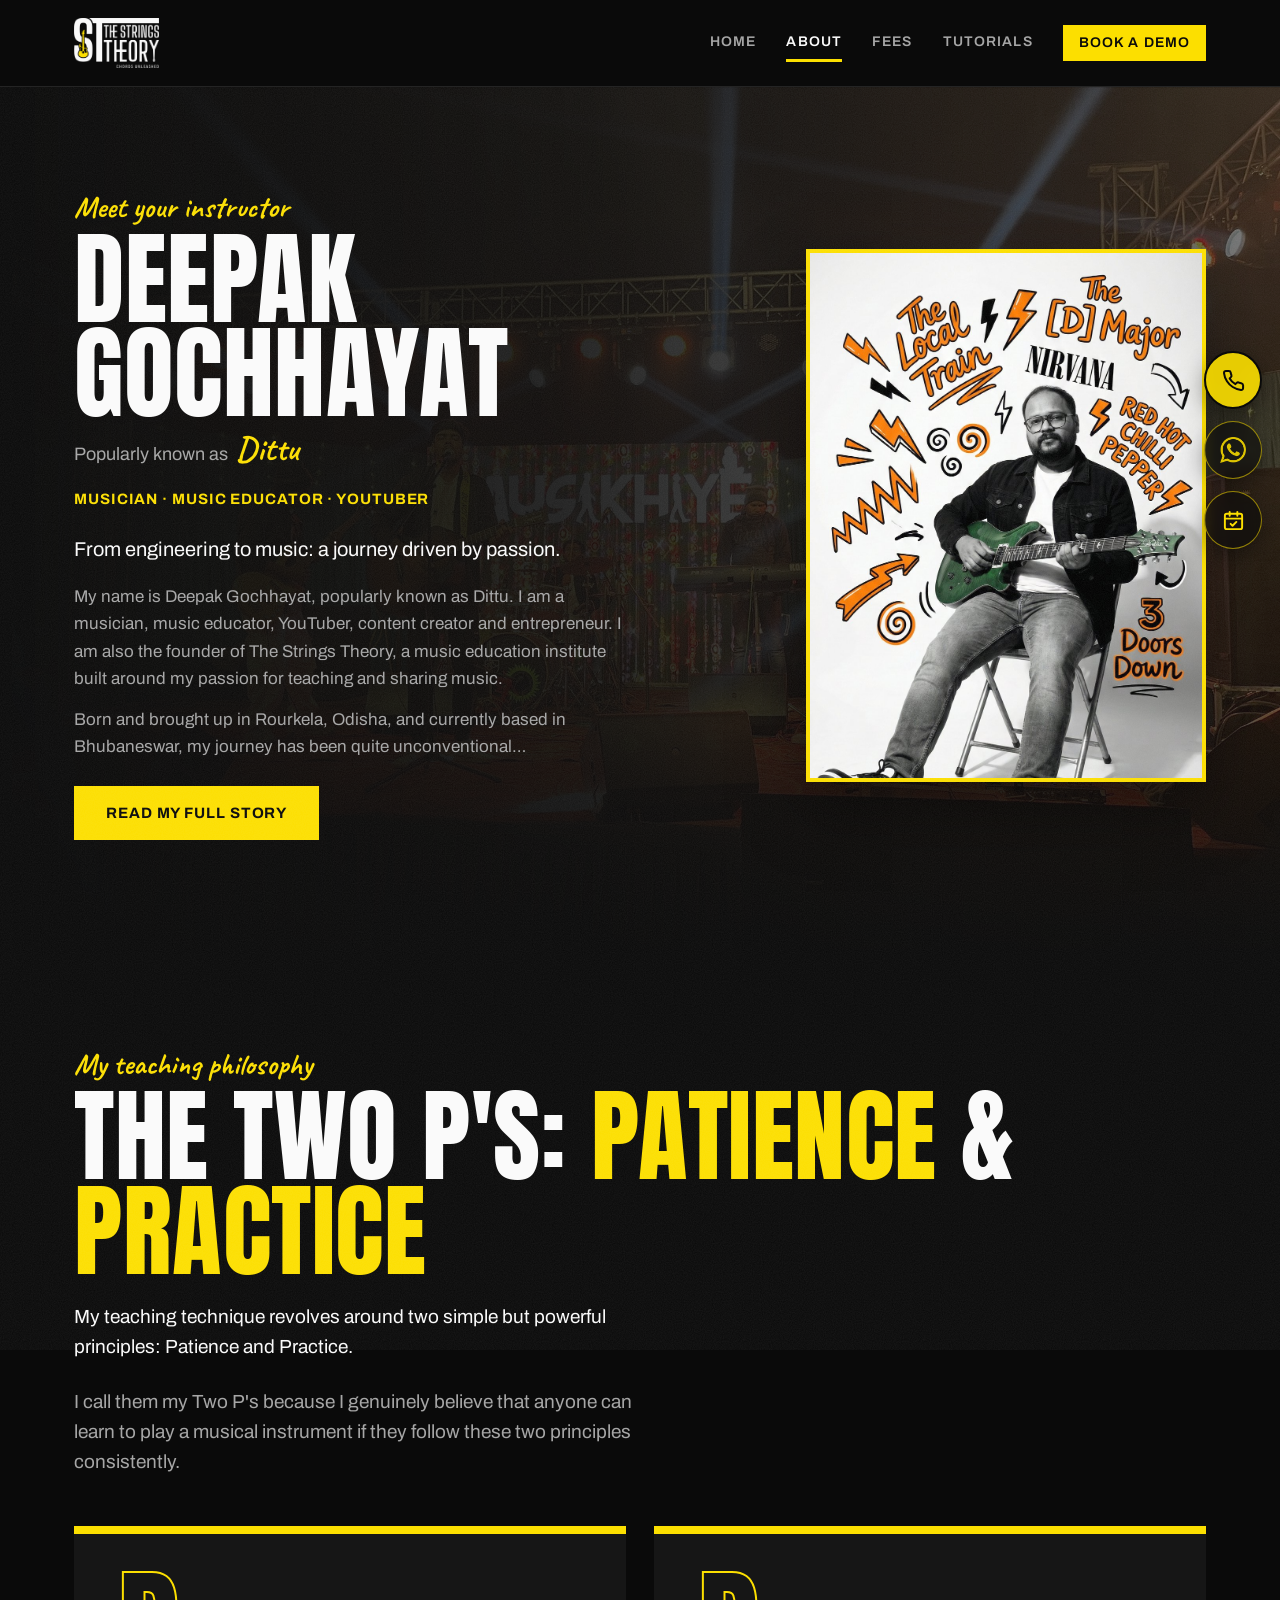
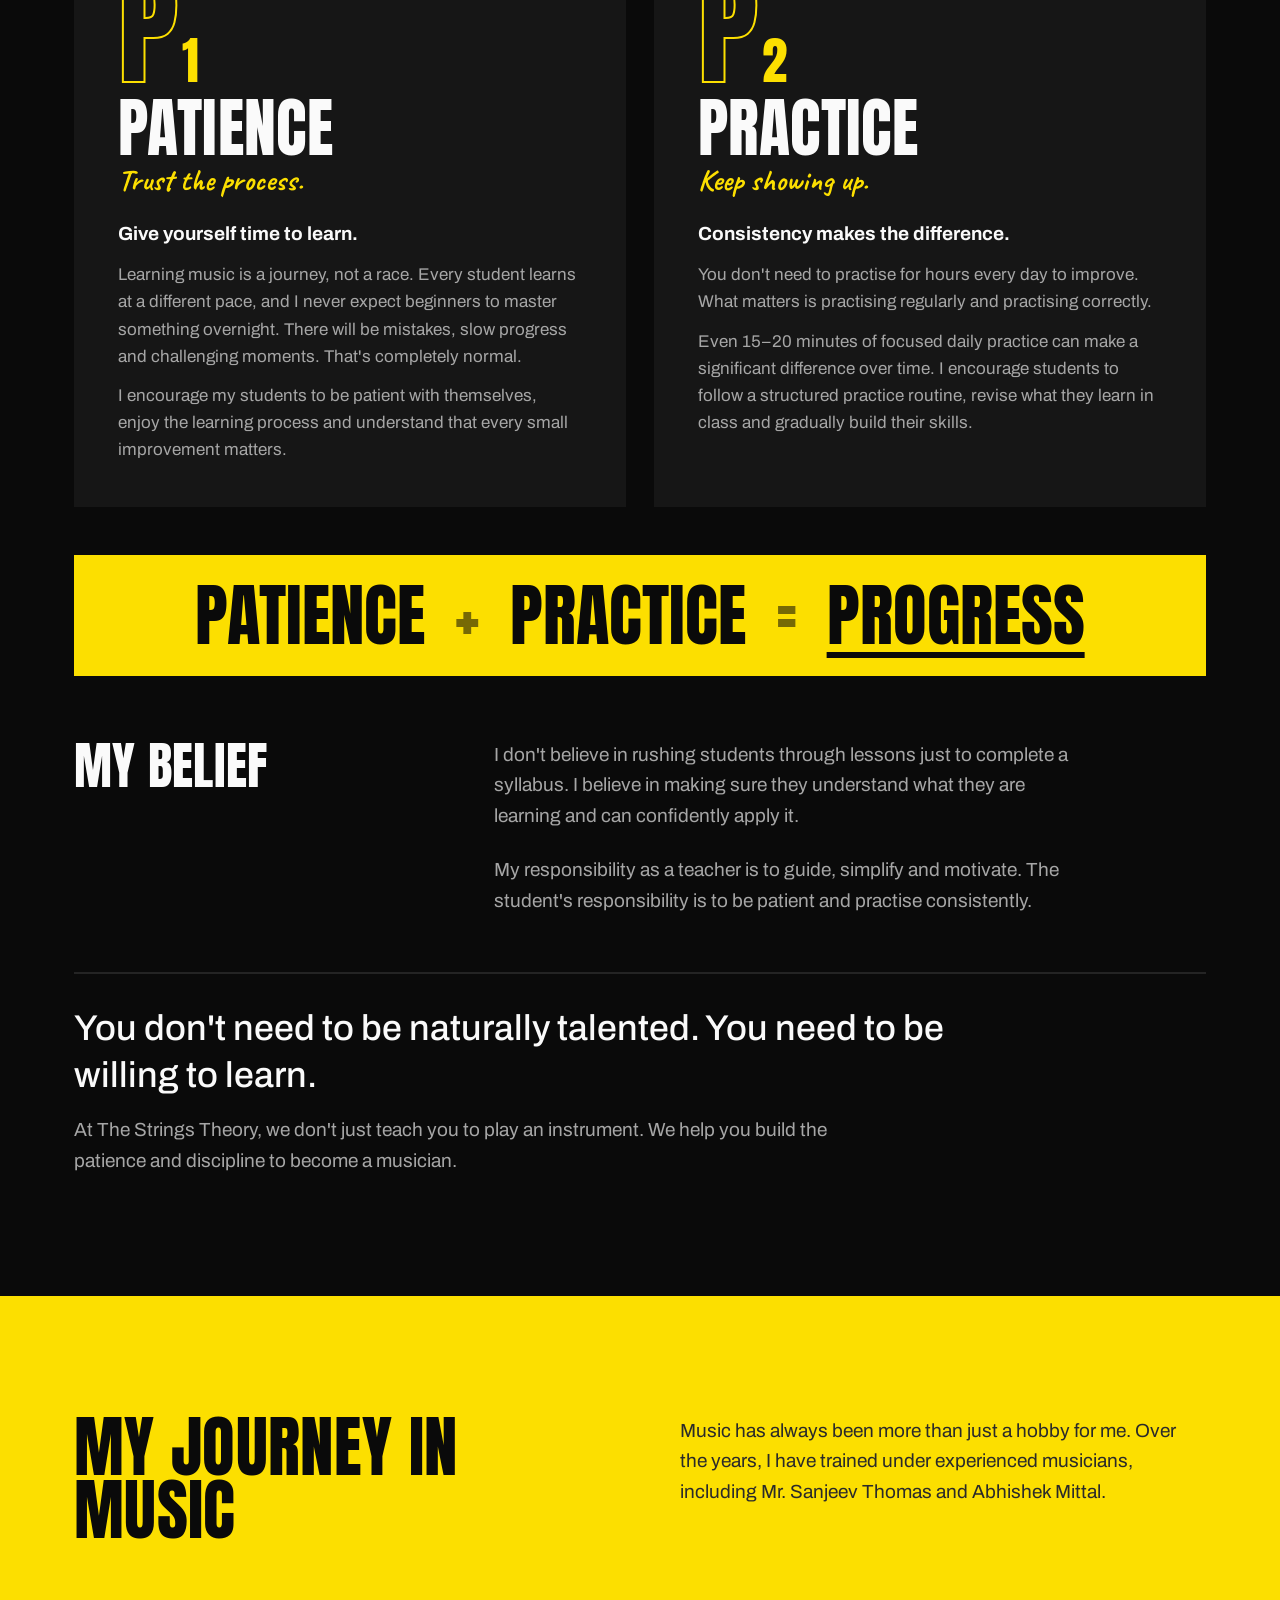
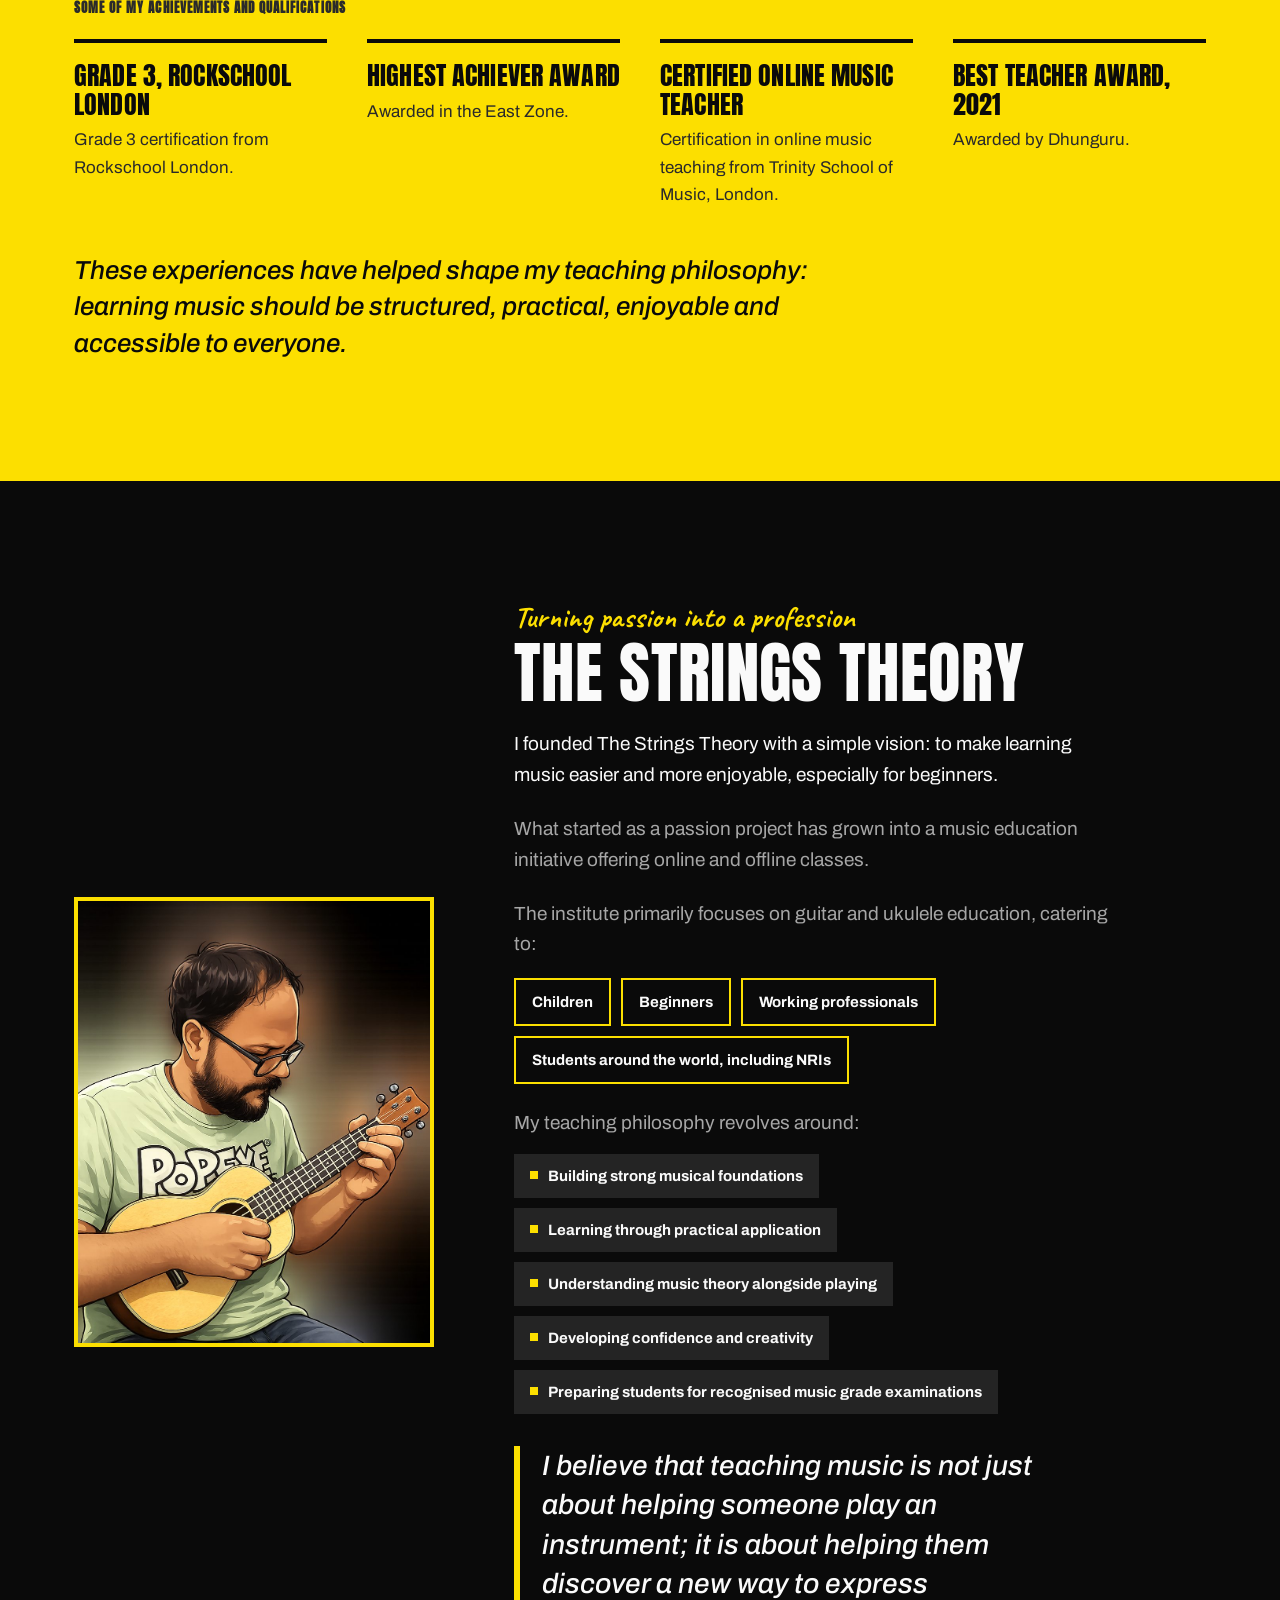
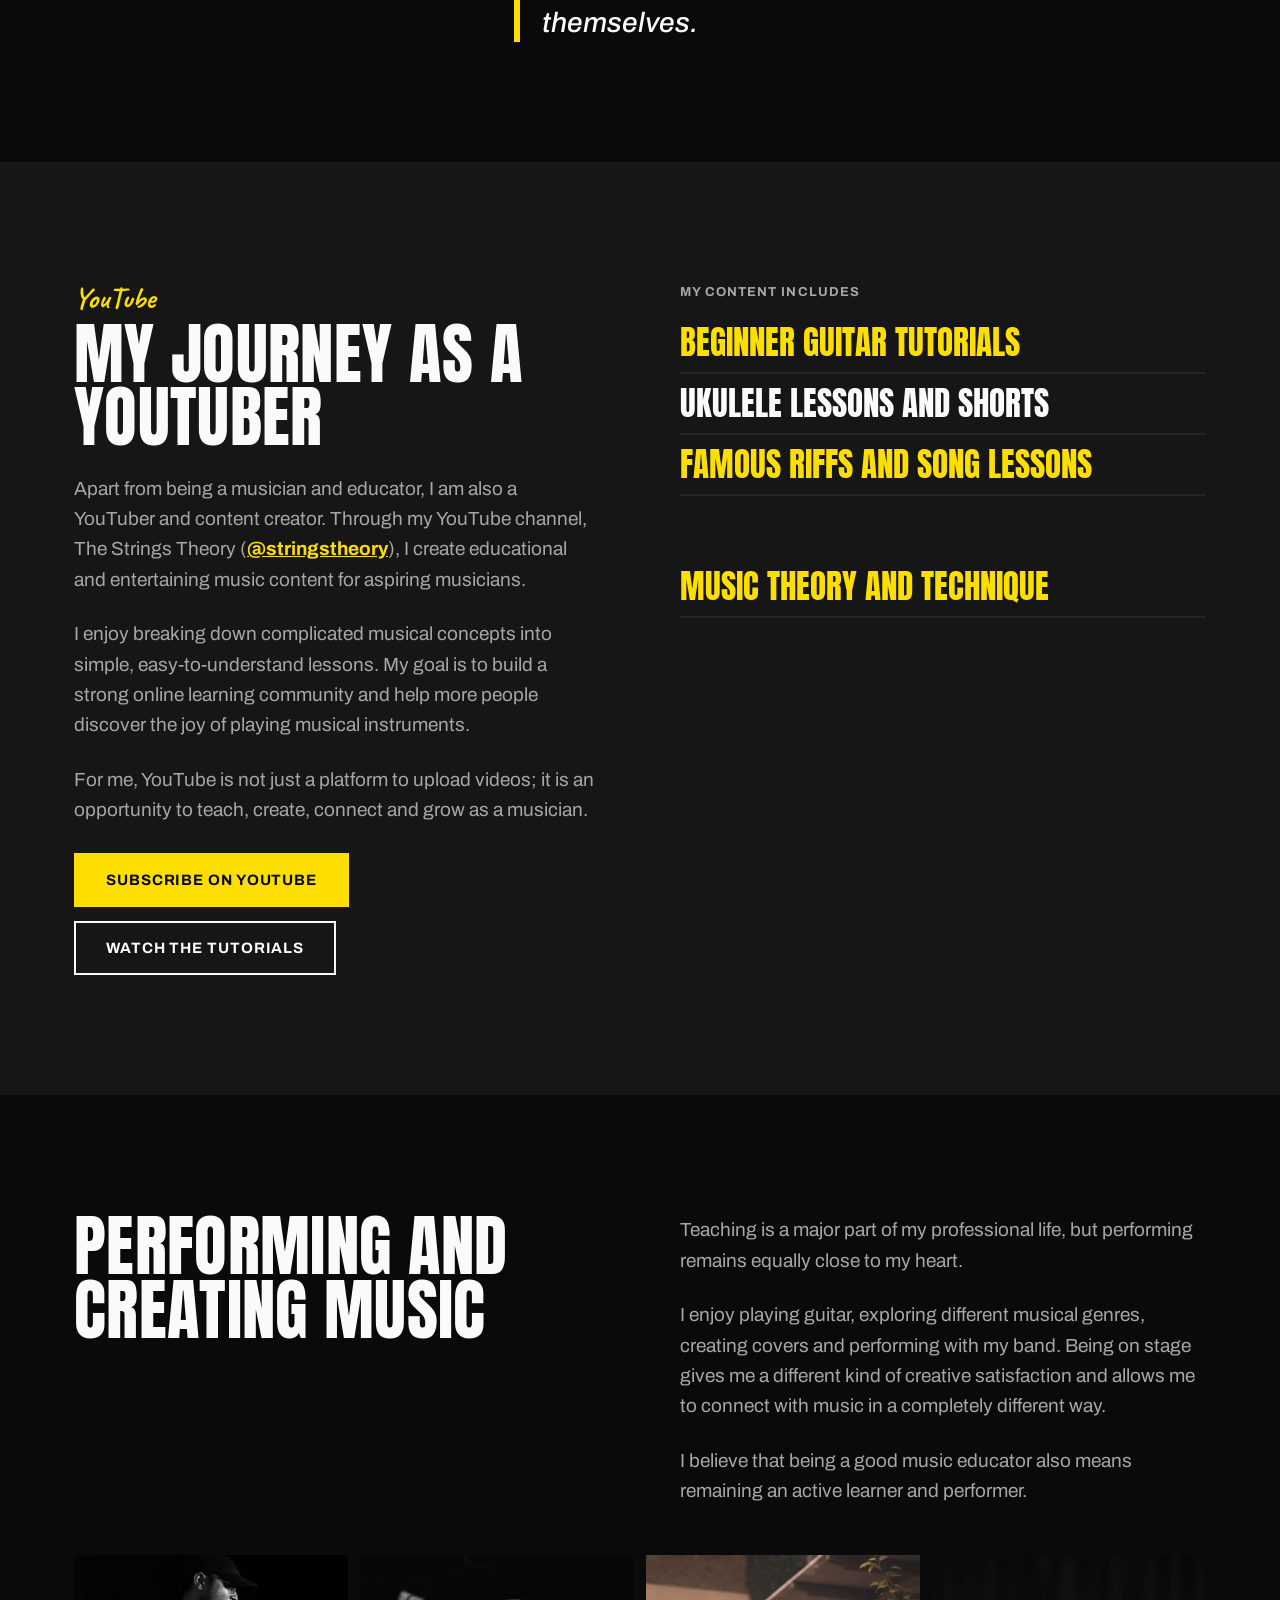
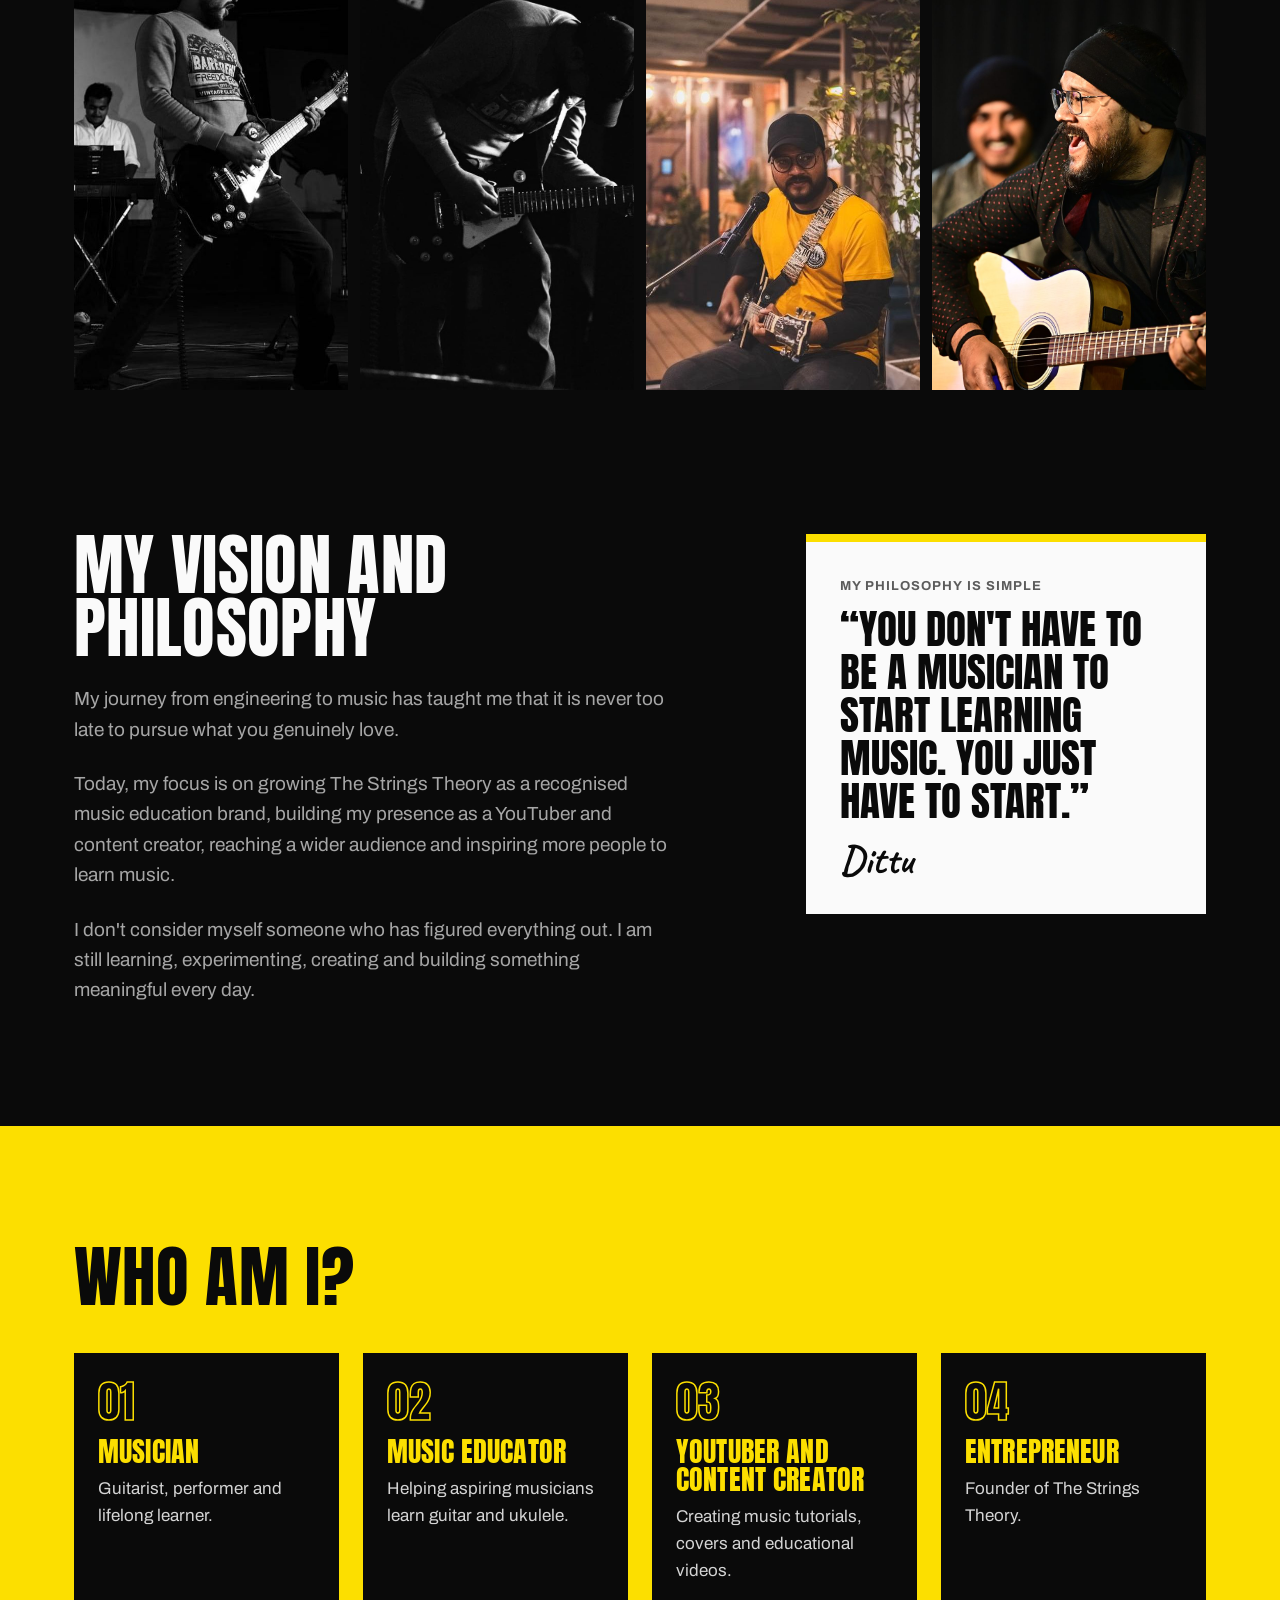
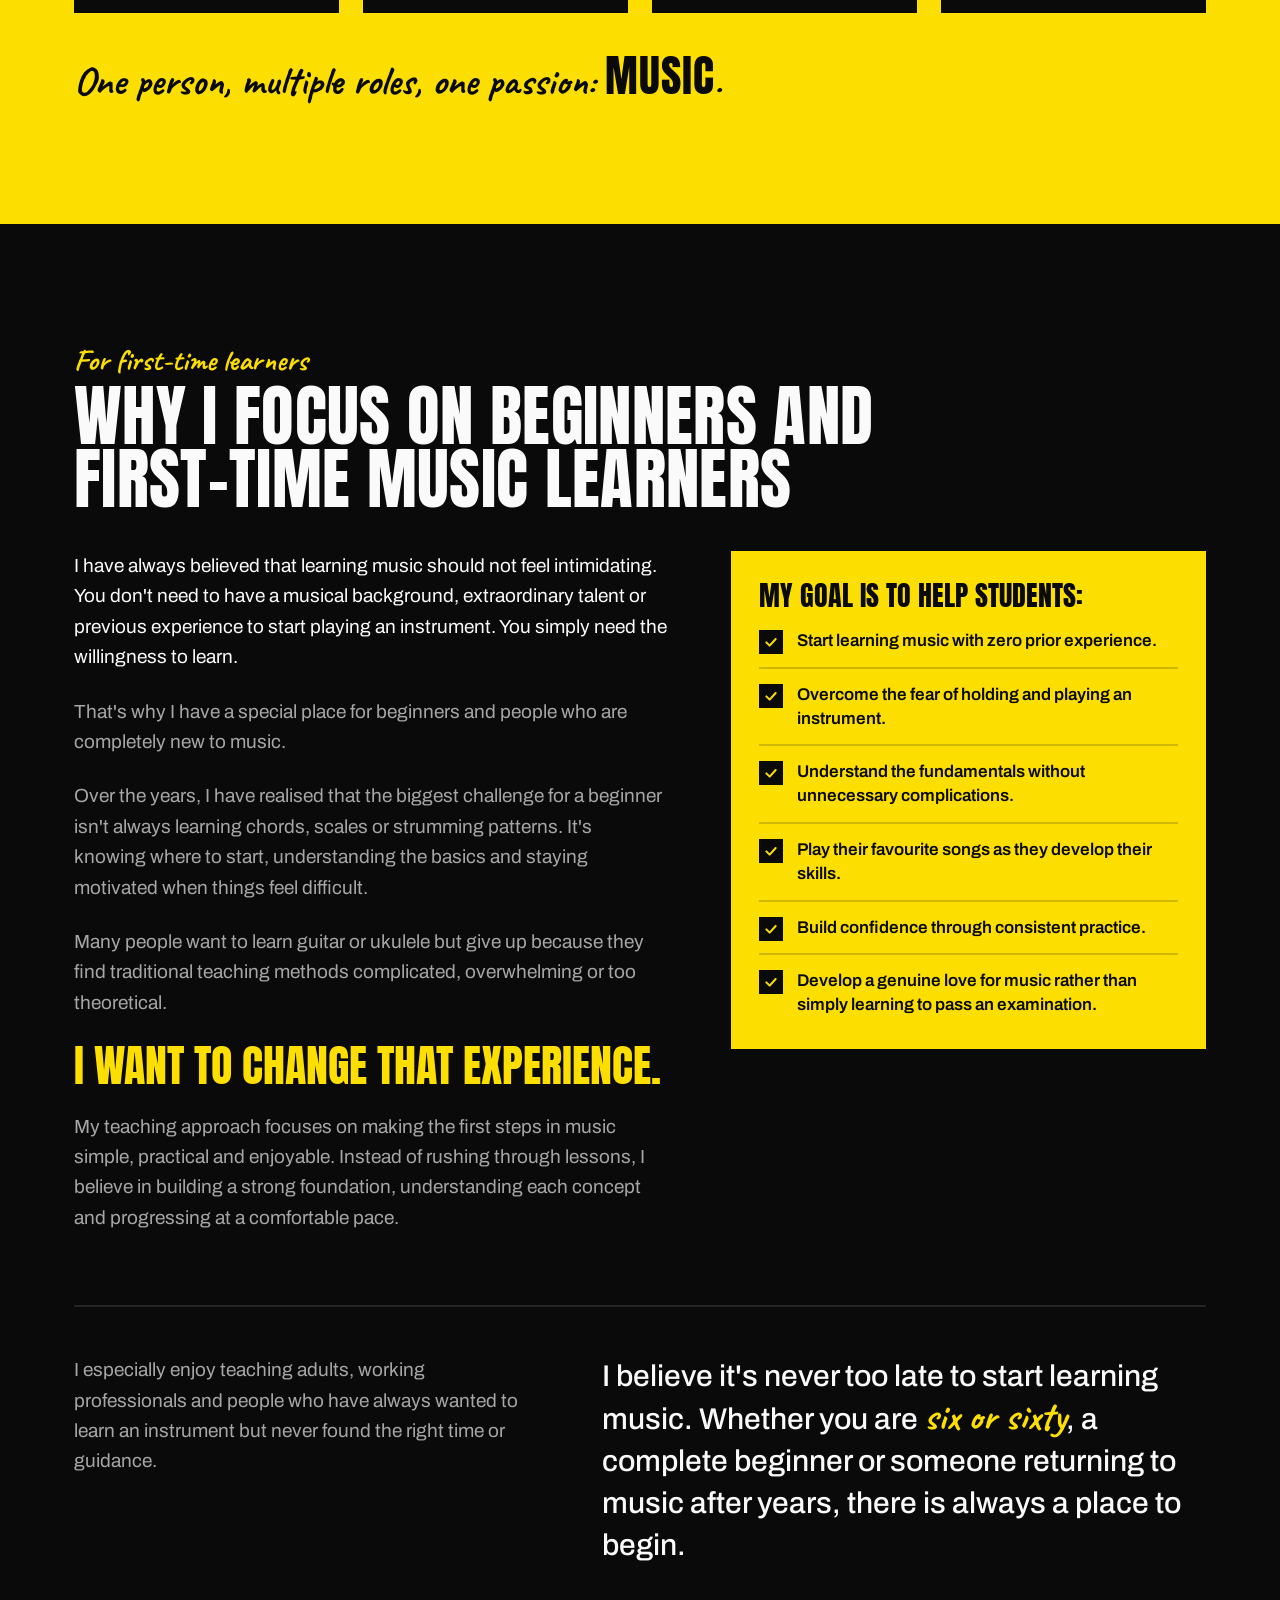
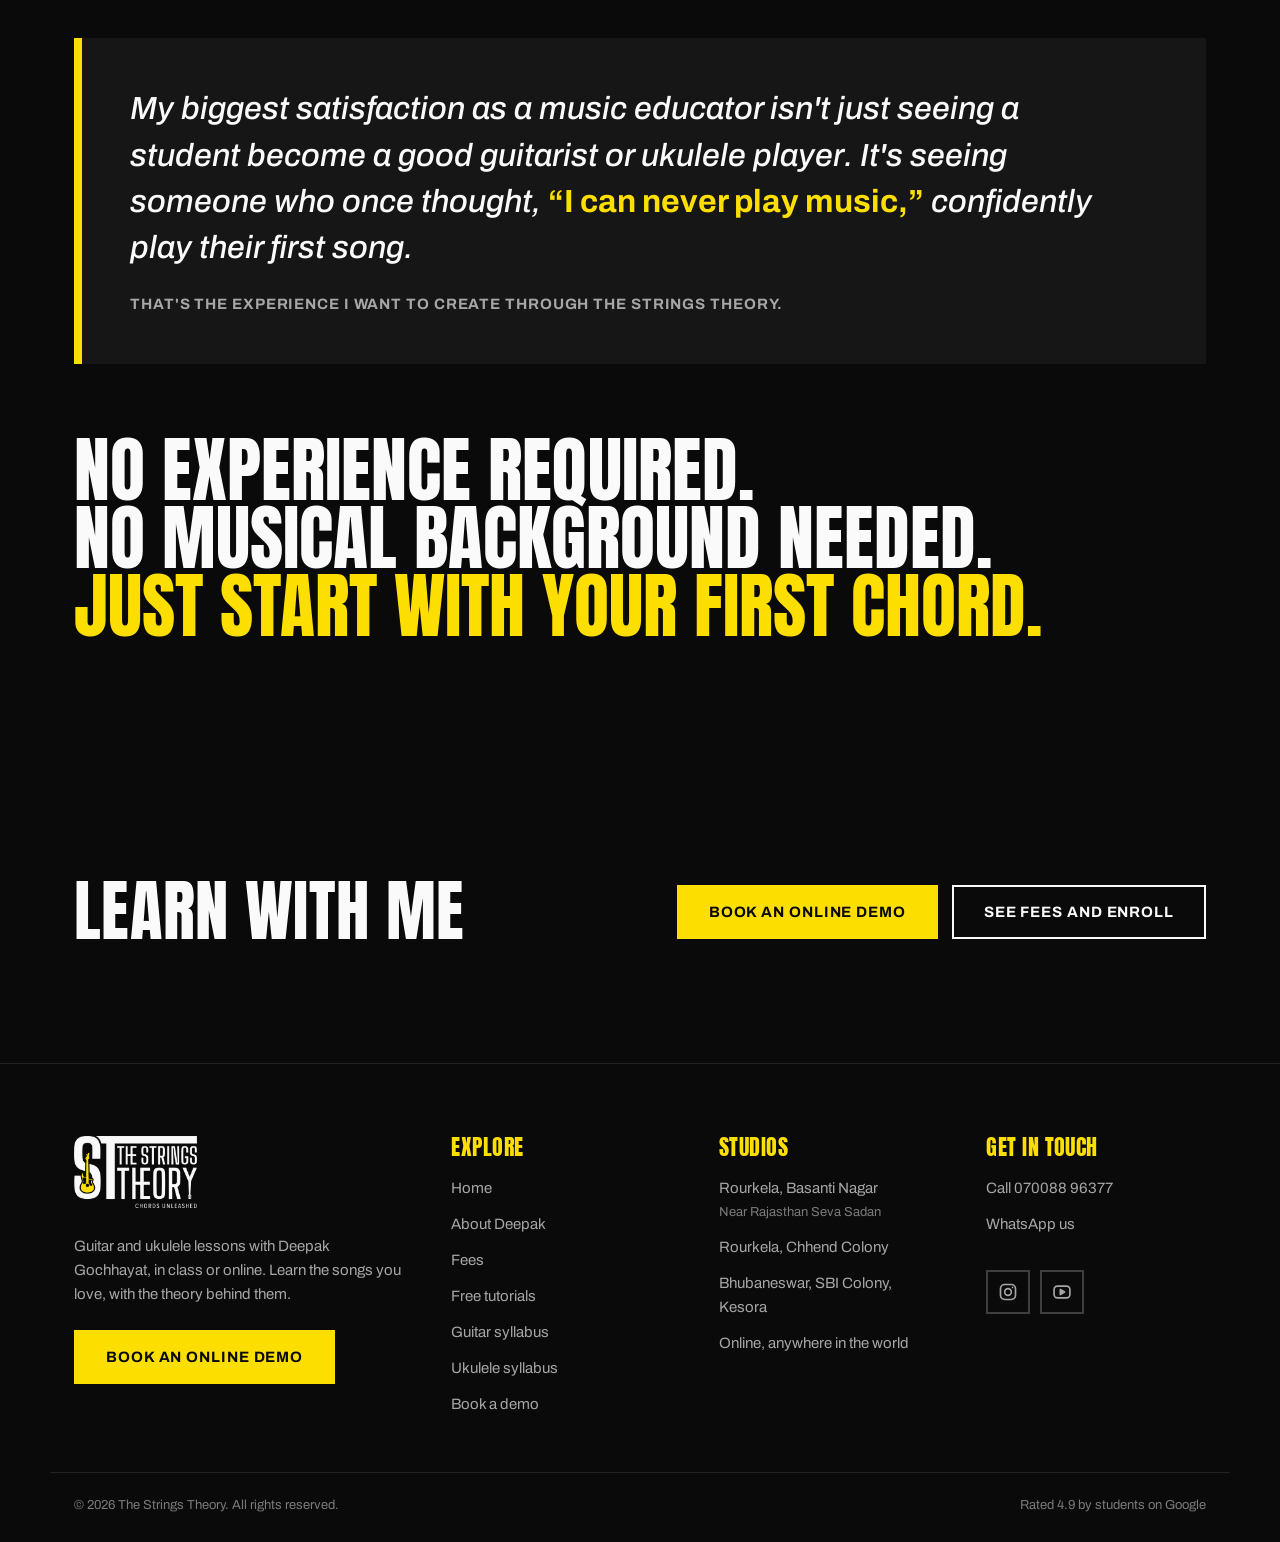
<file: about.html>
<!doctype html>
<html lang="en">
<head>
<meta charset="utf-8">
<meta name="viewport" content="width=device-width, initial-scale=1">
<title>Meet Your Instructor, Deepak Gochhayat | The Strings Theory</title>
<meta name="description" content="Deepak Gochhayat (Dittu): musician, music educator, YouTuber and founder of The Strings Theory. Rockschool Grade 3, certified online music teacher and Dhunguru Best Teacher 2021.">
<link rel="canonical" href="https://www.thestringstheory.in/about.html">
<meta name="theme-color" content="#0A0A0A">
<script>document.documentElement.classList.add('js');</script>

<meta property="og:type" content="website">
<meta property="og:site_name" content="The Strings Theory">
<meta property="og:title" content="Meet Your Instructor, Deepak Gochhayat | The Strings Theory">
<meta property="og:description" content="Deepak Gochhayat (Dittu): musician, music educator, YouTuber and founder of The Strings Theory. Rockschool Grade 3, certified online music teacher and Dhunguru Best Teacher 2021.">
<meta property="og:url" content="https://www.thestringstheory.in/about.html">
<meta property="og:image" content="https://www.thestringstheory.in/assets/img/hero-stage-bw.jpg">
<meta name="twitter:card" content="summary_large_image">

<link rel="icon" href="assets/img/favicon-32.png?v=2" sizes="32x32" type="image/png">
<link rel="icon" href="assets/img/favicon-192.png?v=2" sizes="192x192" type="image/png">
<link rel="apple-touch-icon" href="assets/img/apple-touch-icon.png?v=2">
<link rel="preconnect" href="https://fonts.googleapis.com">
<link rel="preconnect" href="https://fonts.gstatic.com" crossorigin>
<link rel="stylesheet" href="https://fonts.googleapis.com/css2?family=Anton&family=Archivo:ital,wght@0,400;0,500;0,600;0,700;1,400;1,500&family=Caveat:wght@600;700&display=swap">
<link rel="stylesheet" href="assets/css/style.css?v=45">
</head>
<body class="page-about">
<a class="skip-link" href="#main">Skip to content</a>

<header class="site-header">
  <nav class="container nav" aria-label="Main">
    <a class="nav__brand" href="index.html"><img src="assets/img/logo-white.png?v=2" alt="The Strings Theory, home" width="800" height="469"></a>
    <a class="nav__demo" href="book-demo.html">Book a demo</a>
    <button class="nav__toggle" type="button" aria-expanded="false" aria-controls="nav-links" aria-label="Open menu">
      <span class="nav__bars" aria-hidden="true"><span></span><span></span><span></span></span>
    </button>
    <ul class="nav__links" id="nav-links">
              <li><a href="index.html">Home</a></li>
              <li><a href="about.html" aria-current="page">About</a></li>
              <li><a href="fees.html">Fees</a></li>
              <li><a href="tutorials.html">Tutorials</a></li>
              <li class="nav__cta-item"><a class="nav__cta" href="book-demo.html">Book a demo</a></li>
          </ul>
  </nav>
</header>

<main id="main">

<!-- Meet your instructor -->
<section class="about-hero">
  <div class="container about-hero__inner">
    <div class="about-hero__text">
      <p class="about-kicker">Meet your instructor</p>
      <h1 class="h-xl">Deepak Gochhayat</h1>
      <p class="about-aka">Popularly known as <span>Dittu</span></p>
      <p class="about-role">Musician · Music educator · YouTuber</p>
      <p class="lede">From engineering to music: a journey driven by passion.</p>
      <p>My name is Deepak Gochhayat, popularly known as Dittu. I am a musician, music educator, YouTuber, content creator and entrepreneur. I am also the founder of The Strings Theory, a music education institute built around my passion for teaching and sharing music.</p>
      <p>Born and brought up in Rourkela, Odisha, and currently based in Bhubaneswar, my journey has been quite unconventional…</p>
      <div class="actions about-hero__more">
        <a class="btn btn--gold" href="#journey-h" data-open-bio aria-haspopup="dialog">Read my full story</a>
      </div>
    </div>
    <div class="portrait" data-reveal>
      <div class="portrait__frame">
        <img src="assets/img/deepak-poster.jpg" alt="Deepak Gochhayat with his electric guitar, surrounded by hand-drawn names of bands" width="1000" height="1333">
      </div>
    </div>
  </div>
</section>

<!-- Teaching philosophy: the Two P's -->
<section class="section twop" aria-labelledby="twop-h">
  <div class="container">
    <p class="about-kicker" data-reveal>My teaching philosophy</p>
    <h2 id="twop-h" class="h-xl twop__title" data-reveal>The Two P's: <span>Patience</span> &amp; <span>Practice</span></h2>
    <div class="twop__intro">
      <p class="lede" style="color: var(--white)" data-reveal>My teaching technique revolves around two simple but powerful principles: Patience and Practice.</p>
      <p class="lede" data-reveal>I call them my Two P's because I genuinely believe that anyone can learn to play a musical instrument if they follow these two principles consistently.</p>
    </div>

    <div class="twop__cards">
      <article class="pcard" data-reveal>
        <p class="pcard__mark" aria-hidden="true">P<sub>1</sub></p>
        <h3 class="pcard__name">Patience</h3>
        <p class="pcard__tag">Trust the process.</p>
        <p class="pcard__lead">Give yourself time to learn.</p>
        <p>Learning music is a journey, not a race. Every student learns at a different pace, and I never expect beginners to master something overnight. There will be mistakes, slow progress and challenging moments. That's completely normal.</p>
        <p>I encourage my students to be patient with themselves, enjoy the learning process and understand that every small improvement matters.</p>
      </article>
      <article class="pcard" data-reveal style="--d: 120ms">
        <p class="pcard__mark" aria-hidden="true">P<sub>2</sub></p>
        <h3 class="pcard__name">Practice</h3>
        <p class="pcard__tag">Keep showing up.</p>
        <p class="pcard__lead">Consistency makes the difference.</p>
        <p>You don't need to practise for hours every day to improve. What matters is practising regularly and practising correctly.</p>
        <p>Even 15–20 minutes of focused daily practice can make a significant difference over time. I encourage students to follow a structured practice routine, revise what they learn in class and gradually build their skills.</p>
      </article>
    </div>

    <p class="twop__eq" data-reveal><span>Patience</span> <b>+</b> <span>Practice</span> <b>=</b> <span class="twop__eq-res">Progress</span></p>

    <div class="twop__belief">
      <h3 class="twop__belief-h" data-reveal>My belief</h3>
      <div>
        <p class="lede" style="margin-top: 0" data-reveal>I don't believe in rushing students through lessons just to complete a syllabus. I believe in making sure they understand what they are learning and can confidently apply it.</p>
        <p class="lede" data-reveal>My responsibility as a teacher is to guide, simplify and motivate. The student's responsibility is to be patient and practise consistently.</p>
      </div>
    </div>

    <div class="twop__close" data-reveal>
      <p class="twop__talent">You don't need to be naturally talented. You need to be willing to learn.</p>
      <p>At The Strings Theory, we don't just teach you to play an instrument. We help you build the patience and discipline to become a musician.</p>
    </div>
  </div>
</section>

<!-- My journey in music -->
<section class="paper section" aria-labelledby="journey-h">
  <div class="container">
    <div class="split">
      <h2 id="journey-h" class="h-lg" data-reveal>My journey in music</h2>
      <p class="lede" style="margin-top: 0" data-reveal>Music has always been more than just a hobby for me. Over the years, I have trained under experienced musicians, including Mr. Sanjeev Thomas and Abhishek Mittal.</p>
    </div>
    <h3 class="creds__title">Some of my achievements and qualifications</h3>
    <div class="creds">
      <div class="cred" data-reveal><h3>Grade 3, Rockschool London</h3><p>Grade 3 certification from Rockschool London.</p></div>
      <div class="cred" data-reveal><h3>Highest Achiever Award</h3><p>Awarded in the East Zone.</p></div>
      <div class="cred" data-reveal><h3>Certified online music teacher</h3><p>Certification in online music teaching from Trinity School of Music, London.</p></div>
      <div class="cred" data-reveal><h3>Best Teacher Award, 2021</h3><p>Awarded by Dhunguru.</p></div>
    </div>
    <p class="creds__note" data-reveal>These experiences have helped shape my teaching philosophy: learning music should be structured, practical, enjoyable and accessible to everyone.</p>
  </div>
</section>

<!-- The Strings Theory -->
<section class="section" aria-labelledby="tst-h">
  <div class="container teach">
    <img class="teach__art" src="assets/img/deepak-ukulele.jpg" alt="An illustration of Deepak playing the ukulele" width="900" height="1125" loading="lazy" data-reveal>
    <div class="teach__text">
      <p class="about-kicker" data-reveal>Turning passion into a profession</p>
      <h2 id="tst-h" class="h-lg" data-reveal>The Strings Theory</h2>
      <p class="lede" style="color: var(--white)" data-reveal>I founded The Strings Theory with a simple vision: to make learning music easier and more enjoyable, especially for beginners.</p>
      <p class="lede" data-reveal>What started as a passion project has grown into a music education initiative offering online and offline classes.</p>
      <p class="lede" data-reveal>The institute primarily focuses on guitar and ukulele education, catering to:</p>
      <ul class="who-list" data-reveal>
        <li>Children</li>
        <li>Beginners</li>
        <li>Working professionals</li>
        <li>Students around the world, including NRIs</li>
      </ul>
      <p class="lede" data-reveal>My teaching philosophy revolves around:</p>
      <ul class="method-list method-list--stack" data-reveal>
        <li>Building strong musical foundations</li>
        <li>Learning through practical application</li>
        <li>Understanding music theory alongside playing</li>
        <li>Developing confidence and creativity</li>
        <li>Preparing students for recognised music grade examinations</li>
      </ul>
      <blockquote class="philosophy-quote" data-reveal>I believe that teaching music is not just about helping someone play an instrument; it is about helping them discover a new way to express themselves.</blockquote>
    </div>
  </div>
</section>

<!-- YouTube -->
<section class="velvet section" aria-labelledby="yt-h">
  <div class="container split">
    <div>
      <p class="about-kicker" data-reveal>YouTube</p>
      <h2 id="yt-h" class="h-lg" data-reveal>My journey as a YouTuber</h2>
      <p class="lede" data-reveal>Apart from being a musician and educator, I am also a YouTuber and content creator. Through my YouTube channel, The Strings Theory (<a href="https://www.youtube.com/@stringstheory" target="_blank" rel="noopener">@stringstheory</a>), I create educational and entertaining music content for aspiring musicians.</p>
      <p class="lede" data-reveal>I enjoy breaking down complicated musical concepts into simple, easy-to-understand lessons. My goal is to build a strong online learning community and help more people discover the joy of playing musical instruments.</p>
      <p class="lede" data-reveal>For me, YouTube is not just a platform to upload videos; it is an opportunity to teach, create, connect and grow as a musician.</p>
      <div class="actions" style="margin-top: 28px" data-reveal>
        <a class="btn btn--gold" href="https://www.youtube.com/@stringstheory?sub_confirmation=1" target="_blank" rel="noopener">Subscribe on YouTube</a>
        <a class="btn btn--outline" href="tutorials.html">Watch the tutorials</a>
      </div>
    </div>
    <div>
      <p class="yt-list__label" data-reveal>My content includes</p>
      <ul class="audience-list" aria-label="My YouTube content">
        <li data-reveal>Beginner guitar tutorials</li>
        <li data-reveal>Ukulele lessons and shorts</li>
        <li data-reveal>Famous riffs and song lessons</li>
        <li data-reveal>Covers and performances</li>
        <li data-reveal>Music theory and technique</li>
      </ul>
    </div>
  </div>
</section>

<!-- Performing -->
<section class="section" aria-labelledby="stage-h">
  <div class="container">
    <div class="split">
      <h2 id="stage-h" class="h-lg" data-reveal>Performing and creating music</h2>
      <div>
        <p class="lede" style="margin-top: 0" data-reveal>Teaching is a major part of my professional life, but performing remains equally close to my heart.</p>
        <p class="lede" data-reveal>I enjoy playing guitar, exploring different musical genres, creating covers and performing with my band. Being on stage gives me a different kind of creative satisfaction and allows me to connect with music in a completely different way.</p>
        <p class="lede" data-reveal>I believe that being a good music educator also means remaining an active learner and performer.</p>
      </div>
    </div>
    <div class="live-grid" style="margin-top: 48px">
      <img src="assets/img/live-1.jpg" alt="Deepak playing electric guitar on stage" loading="lazy" data-reveal>
      <img src="assets/img/live-2.jpg" alt="Deepak bent over his guitar mid-solo" loading="lazy" data-reveal>
      <img src="assets/img/live-3.jpg" alt="Deepak playing and singing at an evening gig" loading="lazy" data-reveal>
      <img src="assets/img/deepak.jpg" alt="Deepak singing with his acoustic guitar" loading="lazy" data-reveal>
    </div>
  </div>
</section>

<!-- Vision -->
<section class="section section--tight-top" aria-labelledby="vision-h">
  <div class="container story">
    <div>
      <h2 id="vision-h" class="h-lg" data-reveal>My vision and philosophy</h2>
      <p class="lede" data-reveal>My journey from engineering to music has taught me that it is never too late to pursue what you genuinely love.</p>
      <p class="lede" data-reveal>Today, my focus is on growing The Strings Theory as a recognised music education brand, building my presence as a YouTuber and content creator, reaching a wider audience and inspiring more people to learn music.</p>
      <p class="lede" data-reveal>I don't consider myself someone who has figured everything out. I am still learning, experimenting, creating and building something meaningful every day.</p>
    </div>
    <div class="card-paper" data-reveal>
      <p class="card-paper__kicker">My philosophy is simple</p>
      <p class="card-paper__lead">“You don't have to be a musician to start learning music. You just have to start.”</p>
      <p class="signature">Dittu</p>
    </div>
  </div>
</section>

<!-- Who am I -->
<section class="paper section" aria-labelledby="who-h">
  <div class="container">
    <h2 id="who-h" class="h-lg" data-reveal>Who am I?</h2>
    <div class="roles">
      <div class="role" data-reveal><span class="role__num">01</span><h3>Musician</h3><p>Guitarist, performer and lifelong learner.</p></div>
      <div class="role" data-reveal><span class="role__num">02</span><h3>Music educator</h3><p>Helping aspiring musicians learn guitar and ukulele.</p></div>
      <div class="role" data-reveal><span class="role__num">03</span><h3>YouTuber and content creator</h3><p>Creating music tutorials, covers and educational videos.</p></div>
      <div class="role" data-reveal><span class="role__num">04</span><h3>Entrepreneur</h3><p>Founder of The Strings Theory.</p></div>
    </div>
    <p class="roles__tag" data-reveal>One person, multiple roles, one passion: <strong>MUSIC</strong>.</p>
  </div>
</section>

<!-- Beginners -->
<section class="section beginners" aria-labelledby="beg-h">
  <div class="container">
    <p class="about-kicker" data-reveal>For first-time learners</p>
    <h2 id="beg-h" class="h-lg beginners__title" data-reveal>Why I focus on beginners and first-time music learners</h2>
    <div class="beginners__grid">
      <div class="beginners__text">
        <p class="lede" style="color: var(--white)" data-reveal>I have always believed that learning music should not feel intimidating. You don't need to have a musical background, extraordinary talent or previous experience to start playing an instrument. You simply need the willingness to learn.</p>
        <p class="lede" data-reveal>That's why I have a special place for beginners and people who are completely new to music.</p>
        <p class="lede" data-reveal>Over the years, I have realised that the biggest challenge for a beginner isn't always learning chords, scales or strumming patterns. It's knowing where to start, understanding the basics and staying motivated when things feel difficult.</p>
        <p class="lede" data-reveal>Many people want to learn guitar or ukulele but give up because they find traditional teaching methods complicated, overwhelming or too theoretical.</p>
        <p class="beginners__change" data-reveal>I want to change that experience.</p>
        <p class="lede" data-reveal>My teaching approach focuses on making the first steps in music simple, practical and enjoyable. Instead of rushing through lessons, I believe in building a strong foundation, understanding each concept and progressing at a comfortable pace.</p>
      </div>
      <div class="goal-card" data-reveal>
        <p class="goal-card__title">My goal is to help students:</p>
        <ul class="goal-list">
          <li>Start learning music with zero prior experience.</li>
          <li>Overcome the fear of holding and playing an instrument.</li>
          <li>Understand the fundamentals without unnecessary complications.</li>
          <li>Play their favourite songs as they develop their skills.</li>
          <li>Build confidence through consistent practice.</li>
          <li>Develop a genuine love for music rather than simply learning to pass an examination.</li>
        </ul>
      </div>
    </div>

    <div class="beginners__never">
      <p class="lede" data-reveal>I especially enjoy teaching adults, working professionals and people who have always wanted to learn an instrument but never found the right time or guidance.</p>
      <p class="beginners__big" data-reveal>I believe it's never too late to start learning music. Whether you are <span>six or sixty</span>, a complete beginner or someone returning to music after years, there is always a place to begin.</p>
    </div>

    <figure class="first-song" data-reveal>
      <blockquote>My biggest satisfaction as a music educator isn't just seeing a student become a good guitarist or ukulele player. It's seeing someone who once thought, <em>“I can never play music,”</em> confidently play their first song.</blockquote>
      <figcaption>That's the experience I want to create through The Strings Theory.</figcaption>
    </figure>

    <p class="just-start" data-reveal>
      <span>No experience required.</span>
      <span>No musical background needed.</span>
      <span class="just-start__last">Just start with your first chord.</span>
    </p>
  </div>
</section>

<section class="section">
  <div class="container cta-row">
    <h2 class="h-lg">Learn with me</h2>
    <div class="actions">
      <a class="btn btn--gold" href="book-demo.html">Book an online demo</a>
      <a class="btn btn--outline" href="fees.html">See fees and enroll</a>
    </div>
  </div>
</section>

</main>




<footer class="site-footer">
  <div class="container site-footer__top">
    <div class="site-footer__about">
      <a href="index.html" class="site-footer__logo"><img class="site-footer__brand" src="assets/img/logo-white.png?v=2" alt="The Strings Theory, home" width="800" height="469" loading="lazy"></a>
      <p>Guitar and ukulele lessons with Deepak Gochhayat, in class or online. Learn the songs you love, with the theory behind them.</p>
      <a class="btn btn--gold site-footer__cta" href="book-demo.html">Book an online demo</a>
    </div>
    <nav class="site-footer__col" aria-label="Footer">
      <h2>Explore</h2>
      <ul>
        <li><a href="index.html">Home</a></li>
        <li><a href="about.html">About Deepak</a></li>
        <li><a href="fees.html">Fees</a></li>
        <li><a href="tutorials.html">Free tutorials</a></li>
        <li><a href="guitar-syllabus.html">Guitar syllabus</a></li>
        <li><a href="ukulele-syllabus.html">Ukulele syllabus</a></li>
        <li><a href="book-demo.html">Book a demo</a></li>
      </ul>
    </nav>
    <div class="site-footer__col">
      <h2>Studios</h2>
      <ul>
        <li><a href="https://maps.google.com/?q=The+Strings+Theory+Basanti+Nagar+Rourkela" target="_blank" rel="noopener">Rourkela, Basanti Nagar</a><span>Near Rajasthan Seva Sadan</span></li>
        <li><a href="https://maps.google.com/?q=Chhend+Colony+Rourkela" target="_blank" rel="noopener">Rourkela, Chhend Colony</a></li>
        <li><a href="https://maps.google.com/?q=SBI+Colony+Kesora+Bhubaneswar" target="_blank" rel="noopener">Bhubaneswar, SBI Colony, Kesora</a></li>
        <li>Online, anywhere in the world</li>
      </ul>
    </div>
    <div class="site-footer__col">
      <h2>Get in touch</h2>
      <ul>
        <li><a href="tel:+917008896377">Call 070088 96377</a></li>
        <li><a href="https://wa.me/917008896377?text=Hi%2C%20I%27d%20like%20to%20know%20about%20lessons%20at%20The%20Strings%20Theory." target="_blank" rel="noopener">WhatsApp us</a></li>
        <li><a href="#" data-site-email hidden>Email us</a></li>
      </ul>
      <div class="site-footer__social">
        <a href="https://www.instagram.com/the_stringstheory/" target="_blank" rel="noopener" aria-label="Instagram">
          <svg aria-hidden="true" viewBox="0 0 24 24" fill="none" stroke="currentColor" stroke-width="2" stroke-linecap="round" stroke-linejoin="round"><rect x="3" y="3" width="18" height="18" rx="5"/><circle cx="12" cy="12" r="4"/><circle cx="17.5" cy="6.5" r="1" fill="currentColor" stroke="none"/></svg>
        </a>
        <a href="https://www.youtube.com/@stringstheory" target="_blank" rel="noopener" aria-label="YouTube">
          <svg aria-hidden="true" viewBox="0 0 24 24" fill="none" stroke="currentColor" stroke-width="2" stroke-linecap="round" stroke-linejoin="round"><rect x="2.5" y="5" width="19" height="14" rx="4"/><polygon points="10 9 15 12 10 15 10 9" fill="currentColor"/></svg>
        </a>
      </div>
    </div>
  </div>
  <div class="container site-footer__bottom">
    <span>© <span data-year>2026</span> The Strings Theory. All rights reserved.</span>
    <span>Rated 4.9 by students on Google</span>
  </div>
</footer>

<!-- Full story pop-up (opened by "Read my full story") -->
<dialog class="bio" id="bio" aria-labelledby="bio-title">
  <button class="bio__close" type="button" data-close-bio aria-label="Close">
    <svg aria-hidden="true" viewBox="0 0 24 24" fill="none" stroke="currentColor" stroke-width="2.4" stroke-linecap="round"><line x1="6" y1="6" x2="18" y2="18"/><line x1="18" y1="6" x2="6" y2="18"/></svg>
  </button>
  <div class="bio__layout">
    <figure class="bio__photo">
      <img src="assets/img/deepak.jpg" alt="Deepak Gochhayat singing with his acoustic guitar" width="1000" height="1249" loading="lazy">
      <figcaption><b>Deepak Gochhayat</b><span>Dittu</span></figcaption>
    </figure>
    <div class="bio__body">
      <p class="bio__kicker">About me</p>
      <h2 id="bio-title" class="bio__title">Deepak Gochhayat <span>(Dittu)</span></h2>
      <p class="bio__roles">Musician | Music educator | YouTuber</p>

      <p class="bio__lead">From engineering to music: a journey driven by passion.</p>
      <p>My name is Deepak Gochhayat, popularly known as Dittu. I am a musician, music educator, YouTuber, content creator and entrepreneur. I am also the founder of The Strings Theory, a music education institute built around my passion for teaching and sharing music.</p>
      <p>Born and brought up in Rourkela, Odisha, and currently based in Bhubaneswar, my journey has been quite unconventional. I completed my B.Tech in Information Technology from NIST, Berhampur, in 2014. Although I initially pursued a career in engineering, my passion for music eventually inspired me to take a different direction. I decided to leave my engineering career behind and dedicate myself to music, teaching and entrepreneurship.</p>

      <h3>My journey in music</h3>
      <p>Music has always been more than just a hobby for me. Over the years, I have trained under experienced musicians, including Mr. Sanjeev Thomas and Abhishek Mittal.</p>
      <p>Some of my achievements and qualifications include:</p>
      <ul><li>Grade 3 certification from Rockschool London.</li><li>Highest Achiever Award in the East Zone.</li><li>Certification in online music teaching from Trinity School of Music, London.</li><li>Best Teacher Award from Dhunguru in 2021.</li></ul>
      <p>These experiences have helped shape my teaching philosophy: learning music should be structured, practical, enjoyable and accessible to everyone.</p>

      <h3>The Strings Theory: turning passion into a profession</h3>
      <p>I founded The Strings Theory with a simple vision: to make learning music easier and more enjoyable, especially for beginners.</p>
      <p>What started as a passion project has grown into a music education initiative offering online and offline classes.</p>
      <p>The institute primarily focuses on guitar and ukulele education, catering to children, beginners, working professionals and students from different parts of the world, including NRIs.</p>
      <p>My teaching philosophy revolves around:</p>
      <ul><li>Building strong musical foundations.</li><li>Learning through practical application.</li><li>Understanding music theory alongside playing.</li><li>Developing confidence and creativity.</li><li>Preparing students for recognised music grade examinations.</li></ul>
      <p>I believe that teaching music is not just about helping someone play an instrument; it is about helping them discover a new way to express themselves.</p>

      <h3>YouTube: my journey as a YouTuber</h3>
      <p>Apart from being a musician and educator, I am also a YouTuber and content creator.</p>
      <p>Through my YouTube channel, The Strings Theory (<a href="https://www.youtube.com/@stringstheory" target="_blank" rel="noopener">@stringstheory</a>), I create educational and entertaining music content for aspiring musicians.</p>
      <p>My content includes:</p>
      <ul><li>Beginner-friendly guitar tutorials.</li><li>Ukulele lessons and short tutorials.</li><li>Famous guitar riffs and song lessons.</li><li>Guitar covers and musical performances.</li><li>Music theory and practical playing techniques.</li></ul>
      <p>I enjoy breaking down complicated musical concepts into simple, easy-to-understand lessons. My goal is to build a strong online learning community and help more people discover the joy of playing musical instruments.</p>
      <p>For me, YouTube is not just a platform to upload videos; it is an opportunity to teach, create, connect and grow as a musician.</p>

      <h3>Performing and creating music</h3>
      <p>Teaching is a major part of my professional life, but performing remains equally close to my heart.</p>
      <p>I enjoy playing guitar, exploring different musical genres, creating covers and performing with my band. Being on stage gives me a different kind of creative satisfaction and allows me to connect with music in a completely different way.</p>
      <p>I believe that being a good music educator also means remaining an active learner and performer.</p>

      <h3>My vision and philosophy</h3>
      <p>My journey from engineering to music has taught me that it is never too late to pursue what you genuinely love.</p>
      <p>Today, my focus is on growing The Strings Theory as a recognised music education brand, building my presence as a YouTuber and content creator, reaching a wider audience and inspiring more people to learn music.</p>
      <p>I don't consider myself someone who has figured everything out. I am still learning, experimenting, creating and building something meaningful every day.</p>
      <p>My philosophy is simple:</p>
      <blockquote class="bio__quote">“You don't have to be a musician to start learning music. You just have to start.”</blockquote>

      <h3>Who am I?</h3>
      <ul class="bio__who">
        <li><b>Musician:</b> Guitarist, performer and lifelong learner.</li>
        <li><b>Music Educator:</b> Helping aspiring musicians learn guitar and ukulele.</li>
        <li><b>YouTuber &amp; Content Creator:</b> Creating music tutorials, covers and educational videos.</li>
        <li><b>Entrepreneur:</b> Founder of The Strings Theory.</li>
      </ul>
      <p class="bio__end">One person, multiple roles, one passion: <strong>MUSIC</strong>.</p>

      <div class="actions bio__actions">
        <a class="btn btn--gold" href="book-demo.html">Book an online demo</a>
        <button class="btn btn--outline" type="button" data-close-bio>Close</button>
      </div>
    </div>
  </div>
</dialog>

<!-- Floating contact buttons -->
<nav class="fab-stack" id="fab-stack" aria-label="Contact us">
  <button class="fab fab-toggle" type="button" aria-expanded="false" aria-controls="fab-stack" aria-label="Contact options">
    <svg class="icon-open" aria-hidden="true" viewBox="0 0 24 24" fill="none" stroke="currentColor" stroke-width="2.2" stroke-linecap="round" stroke-linejoin="round"><path d="M21 12a8 8 0 0 1-11.6 7.1L4 20.5l1.4-5A8 8 0 1 1 21 12z"/></svg>
    <svg class="icon-close" aria-hidden="true" viewBox="0 0 24 24" fill="none" stroke="currentColor" stroke-width="2.4" stroke-linecap="round"><line x1="6" y1="6" x2="18" y2="18"/><line x1="18" y1="6" x2="6" y2="18"/></svg>
  </button>
  <a class="fab fab--call" href="tel:+917008896377" aria-label="Call 070088 96377" title="Call 070088 96377">
    <svg aria-hidden="true" viewBox="0 0 24 24" fill="none" stroke="currentColor" stroke-width="2.1" stroke-linecap="round" stroke-linejoin="round"><path d="M22 16.9v3a2 2 0 0 1-2.2 2 19.8 19.8 0 0 1-8.6-3.1 19.5 19.5 0 0 1-6-6A19.8 19.8 0 0 1 2.1 4.2 2 2 0 0 1 4.1 2h3a2 2 0 0 1 2 1.7c.1.9.4 1.8.7 2.7a2 2 0 0 1-.5 2.1L8 9.8a16 16 0 0 0 6 6l1.3-1.3a2 2 0 0 1 2.1-.4c.9.3 1.8.6 2.7.7a2 2 0 0 1 1.7 2z"/></svg>
  </a>
  <a class="fab" href="https://wa.me/917008896377?text=Hi%2C%20I%27d%20like%20to%20know%20about%20lessons%20at%20The%20Strings%20Theory." target="_blank" rel="noopener" aria-label="Message us on WhatsApp" title="WhatsApp us">
    <img src="assets/img/whatsapp-gold.png" alt="" width="26" height="26">
  </a>
  <a class="fab" href="#" data-site-email hidden aria-label="Email us" title="Email us">
    <svg aria-hidden="true" viewBox="0 0 24 24" fill="none" stroke="currentColor" stroke-width="2" stroke-linecap="round" stroke-linejoin="round"><rect x="3" y="5" width="18" height="14" rx="2"/><polyline points="3 7 12 13 21 7"/></svg>
  </a>
    <a class="fab" href="book-demo.html" aria-label="Book a demo" title="Book a demo">
    <svg aria-hidden="true" viewBox="0 0 24 24" fill="none" stroke="currentColor" stroke-width="2" stroke-linecap="round" stroke-linejoin="round"><rect x="3" y="5" width="18" height="16" rx="2"/><line x1="3" y1="10" x2="21" y2="10"/><line x1="8" y1="3" x2="8" y2="7"/><line x1="16" y1="3" x2="16" y2="7"/><polyline points="9 15.5 11 17.5 15 13.5"/></svg>
  </a>
</nav>

<!-- Enquiry form: composes a WhatsApp message to the school -->
<dialog class="enquiry" id="enquiry" aria-labelledby="enquiry-title">
  <button class="enquiry__close" type="button" data-close-enquiry aria-label="Close">
    <svg aria-hidden="true" viewBox="0 0 24 24" fill="none" stroke="currentColor" stroke-width="2.4" stroke-linecap="round"><line x1="6" y1="6" x2="18" y2="18"/><line x1="18" y1="6" x2="6" y2="18"/></svg>
  </button>

  <form class="enquiry__form" id="enquiry-form" novalidate data-whatsapp="917008896377">
    <h2 id="enquiry-title" class="enquiry__title">Book a first lesson</h2>
    <p class="enquiry__lede">Fill this in and we'll open WhatsApp with your message ready to send to Deepak.</p>

    <label class="field">Your name
      <input type="text" name="name" autocomplete="name" required>
    </label>
    <label class="field">WhatsApp number
      <input type="tel" name="phone" autocomplete="tel" inputmode="tel" placeholder="10-digit mobile number" required>
    </label>
    <label class="field">Class
      <select name="class">
        <option>Private class</option>
        <option>Group class</option>
        <option>Not sure yet</option>
      </select>
    </label>
    <div class="field-row">
      <label class="field">Instrument
        <select name="instrument">
          <option>Guitar</option>
          <option>Ukulele</option>
          <option>Not sure yet</option>
        </select>
      </label>
      <label class="field">Where
        <select name="mode">
          <option>Rourkela, Basanti Nagar</option>
          <option>Rourkela, Chhend Colony</option>
          <option>Bhubaneswar, SBI Colony</option>
          <option>Online</option>
        </select>
      </label>
    </div>
    <label class="field">Anything we should know? <span class="field__hint">Optional</span>
      <textarea name="message" rows="3" placeholder="Your level, the songs you want to learn, the best time to call"></textarea>
    </label>
    <p class="form-error" role="alert" hidden></p>
    <button class="btn btn--ink btn--block" type="submit">Send on WhatsApp</button>
  </form>

  <div class="enquiry__done" hidden>
    <h2 class="enquiry__title">WhatsApp is open</h2>
    <p class="enquiry__lede">Your message is ready in WhatsApp. Tap send there and Deepak will get back to you. If it's urgent, call 070088 96377.</p>
    <button class="btn btn--ink" type="button" data-close-enquiry>Done</button>
  </div>
</dialog>

<script src="assets/js/site.js?v=1" defer></script>
<script src="assets/js/main.js?v=10" defer></script>
</body>
</html>
</file>
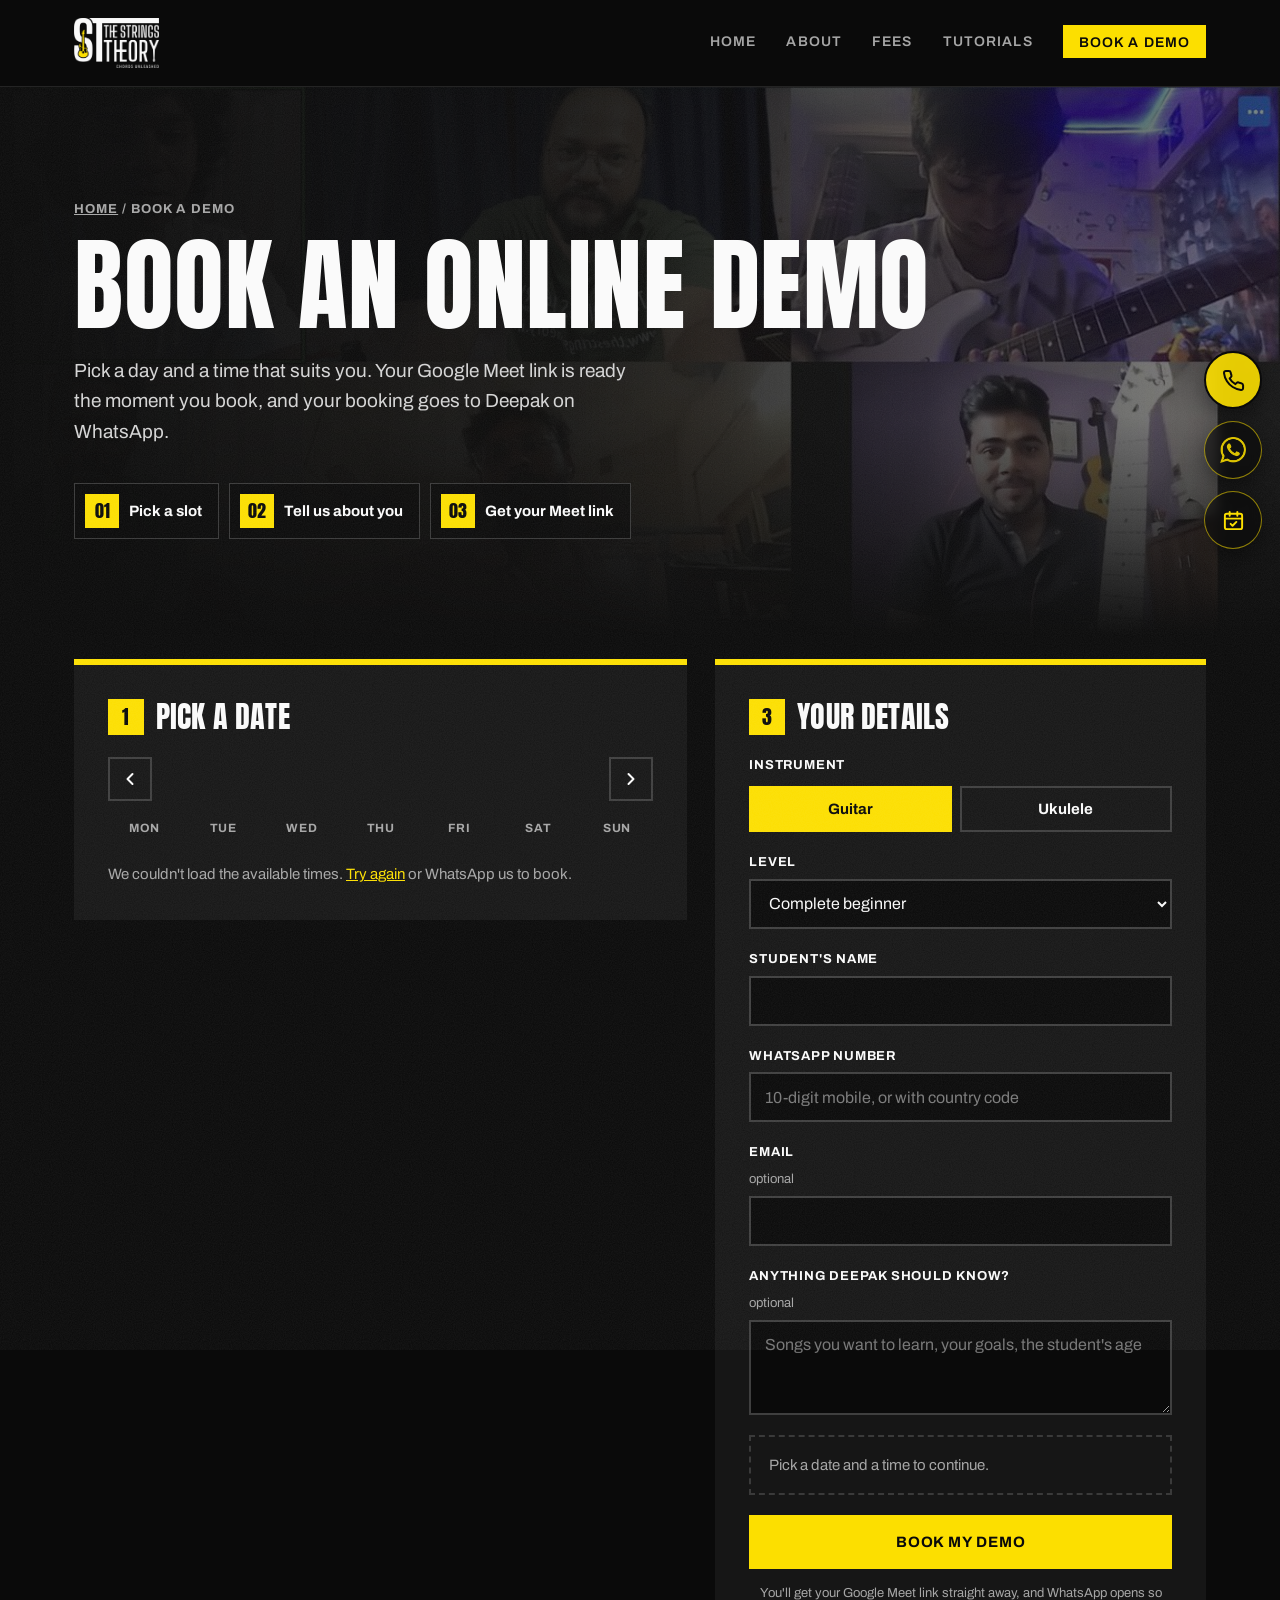
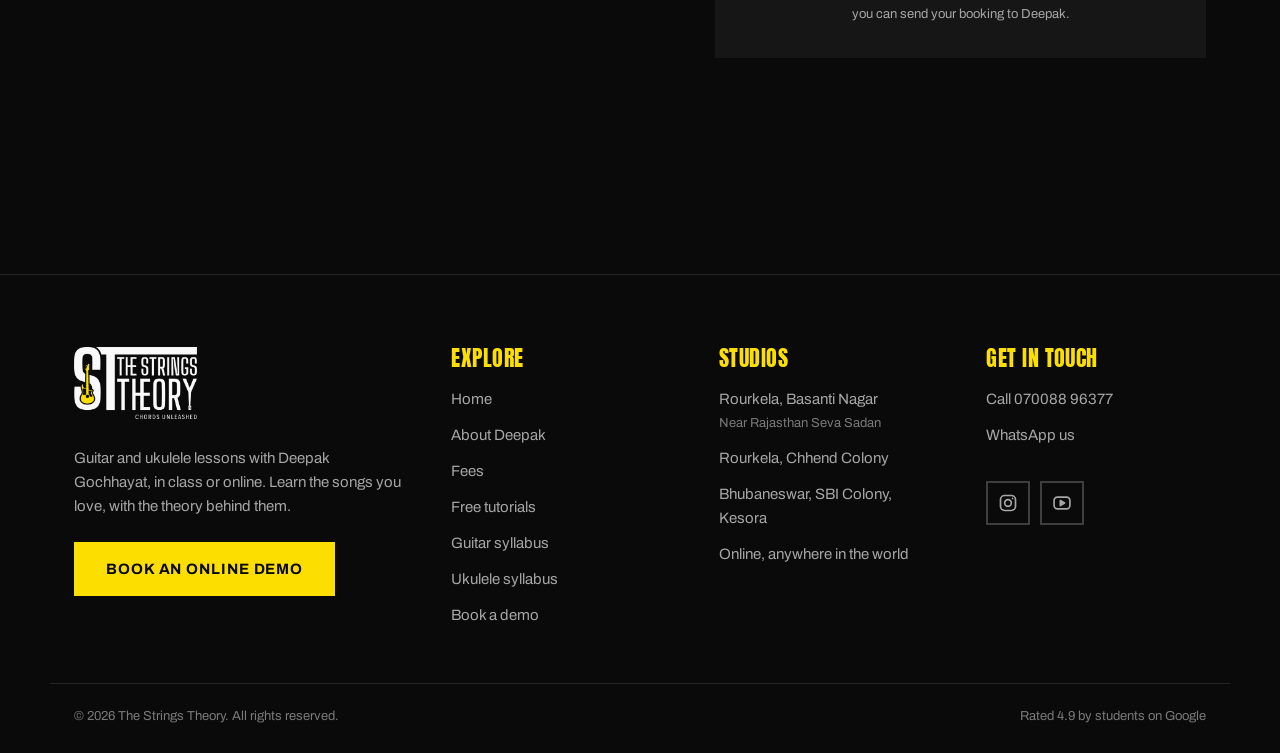
<file: book-demo.html>
<!doctype html>
<html lang="en">
<head>
<meta charset="utf-8">
<meta name="viewport" content="width=device-width, initial-scale=1">
<title>Book an Online Demo | The Strings Theory</title>
<meta name="description" content="Book an online guitar or ukulele demo session with Deepak of The Strings Theory. Pick a free slot and get your Google Meet link straight away.">
<link rel="canonical" href="https://www.thestringstheory.in/book-demo.html">
<meta name="theme-color" content="#0A0A0A">
<script>document.documentElement.classList.add('js');</script>

<meta property="og:type" content="website">
<meta property="og:site_name" content="The Strings Theory">
<meta property="og:title" content="Book an Online Demo | The Strings Theory">
<meta property="og:description" content="Book an online guitar or ukulele demo session with Deepak of The Strings Theory. Pick a free slot and get your Google Meet link straight away.">
<meta property="og:url" content="https://www.thestringstheory.in/book-demo.html">
<meta property="og:image" content="https://www.thestringstheory.in/assets/img/hero-stage-bw.jpg">
<meta name="twitter:card" content="summary_large_image">

<link rel="icon" href="assets/img/favicon-32.png?v=2" sizes="32x32" type="image/png">
<link rel="icon" href="assets/img/favicon-192.png?v=2" sizes="192x192" type="image/png">
<link rel="apple-touch-icon" href="assets/img/apple-touch-icon.png?v=2">
<link rel="preconnect" href="https://fonts.googleapis.com">
<link rel="preconnect" href="https://fonts.gstatic.com" crossorigin>
<link rel="stylesheet" href="https://fonts.googleapis.com/css2?family=Anton&family=Archivo:ital,wght@0,400;0,500;0,600;0,700;1,400;1,500&family=Caveat:wght@600;700&display=swap">
<link rel="stylesheet" href="assets/css/style.css?v=45">
</head>
<body class="page-demo">
<a class="skip-link" href="#main">Skip to content</a>

<header class="site-header">
  <nav class="container nav" aria-label="Main">
    <a class="nav__brand" href="index.html"><img src="assets/img/logo-white.png?v=2" alt="The Strings Theory, home" width="800" height="469"></a>
    <a class="nav__demo" href="book-demo.html" aria-current="page">Book a demo</a>
    <button class="nav__toggle" type="button" aria-expanded="false" aria-controls="nav-links" aria-label="Open menu">
      <span class="nav__bars" aria-hidden="true"><span></span><span></span><span></span></span>
    </button>
    <ul class="nav__links" id="nav-links">
              <li><a href="index.html">Home</a></li>
              <li><a href="about.html">About</a></li>
              <li><a href="fees.html">Fees</a></li>
              <li><a href="tutorials.html">Tutorials</a></li>
              <li class="nav__cta-item"><a class="nav__cta" href="book-demo.html" aria-current="page">Book a demo</a></li>
          </ul>
  </nav>
</header>

<main id="main">

<section class="page-head page-head--demo">
  <div class="container page-head__inner">
    <p class="crumbs"><a href="index.html">Home</a> / Book a demo</p>
    <h1 class="h-xl">Book an online demo</h1>
    <p class="lede">Pick a day and a time that suits you. Your Google Meet link is ready the moment you book, and your booking goes to Deepak on WhatsApp.</p>
    <ol class="demo-steps">
      <li><b>01</b>Pick a slot</li>
      <li><b>02</b>Tell us about you</li>
      <li><b>03</b>Get your Meet link</li>
    </ol>
  </div>
</section>

<section class="section section--tight-top">
  <div class="container">
    <div class="booker" data-booker data-whatsapp="917008896377">

      <!-- Shown when online booking isn't set up yet (booking-config.js is empty) -->
      <div class="booker__off" hidden>
        <h2 class="h-md">Book your demo on WhatsApp</h2>
        <p class="lede">Online booking is being set up. Message us your instrument and a time that suits you, and we'll send your demo link.</p>
        <div class="actions" style="margin-top: 24px">
          <a class="btn btn--gold" href="https://wa.me/917008896377?text=Hi%2C%20I%27d%20like%20to%20book%20an%20online%20demo%20at%20The%20Strings%20Theory." target="_blank" rel="noopener">WhatsApp us</a>
          <a class="btn btn--outline" href="tel:+917008896377">Call 070088 96377</a>
        </div>
      </div>

      <div class="booker__grid">
        <div class="booker__panel">
          <h2 class="booker__step"><span>1</span>Pick a date</h2>
          <div class="cal">
            <div class="cal__head">
              <button class="cal__nav" type="button" data-cal-prev aria-label="Previous month"><svg viewBox="0 0 24 24" width="20" height="20" fill="none" stroke="currentColor" stroke-width="2.4" stroke-linecap="round" stroke-linejoin="round" aria-hidden="true"><path d="M15 18l-6-6 6-6"/></svg></button>
              <p class="cal__month" aria-live="polite"></p>
              <button class="cal__nav" type="button" data-cal-next aria-label="Next month"><svg viewBox="0 0 24 24" width="20" height="20" fill="none" stroke="currentColor" stroke-width="2.4" stroke-linecap="round" stroke-linejoin="round" aria-hidden="true"><path d="M9 18l6-6-6-6"/></svg></button>
            </div>
            <div class="cal__dow" aria-hidden="true"><span>Mon</span><span>Tue</span><span>Wed</span><span>Thu</span><span>Fri</span><span>Sat</span><span>Sun</span></div>
            <div class="cal__days"></div>
          </div>
          <p class="booker__hint" aria-live="polite">Pick a date to see availability.</p>

          <div class="booker__slotswrap" hidden>
            <h2 class="booker__step"><span>2</span>Pick a time <small data-slot-meta></small></h2>
            <div class="slots" aria-label="Demo times"></div>
            <p class="slots__legend"><span class="lg lg--open">Open</span><span class="lg lg--taken">Booked</span></p>
          </div>
        </div>

        <form class="booker__panel booker__form" id="demo-form" novalidate>
          <h2 class="booker__step"><span>3</span>Your details</h2>
          <fieldset>
            <legend>Instrument</legend>
            <div class="chips">
              <label class="chip"><input type="radio" name="instrument" value="Guitar" checked><span>Guitar</span></label>
              <label class="chip"><input type="radio" name="instrument" value="Ukulele"><span>Ukulele</span></label>
            </div>
          </fieldset>
          <label class="dark-field">Level
            <select name="level">
              <option>Complete beginner</option>
              <option>Know a few chords</option>
              <option>Intermediate</option>
              <option>Advanced</option>
            </select>
          </label>
          <label class="dark-field">Student's name
            <input type="text" name="name" autocomplete="name" required>
          </label>
          <label class="dark-field">WhatsApp number
            <input type="tel" name="phone" autocomplete="tel" inputmode="tel" placeholder="10-digit mobile, or with country code" required>
          </label>
          <label class="dark-field">Email <span>optional</span>
            <input type="email" name="email" autocomplete="email">
          </label>
          <label class="dark-field">Anything Deepak should know? <span>optional</span>
            <textarea name="notes" rows="3" placeholder="Songs you want to learn, your goals, the student's age"></textarea>
          </label>
          <label class="hp" aria-hidden="true">Website <input type="text" name="website" tabindex="-1" autocomplete="off"></label>

          <div class="booker__summary" aria-live="polite"></div>
          <p class="form-error" role="alert" hidden></p>
          <button class="btn btn--gold btn--block" type="submit">Book my demo</button>
          <p class="booker__fine">You'll get your Google Meet link straight away, and WhatsApp opens so you can send your booking to Deepak.</p>
        </form>
      </div>

      <div class="booker__done" hidden tabindex="-1">
        <p class="booker__kicker" data-done-kicker>You're booked</p>
        <h2 class="booker__when" data-done-when></h2>
        <p class="booker__what" data-done-what></p>

        <div class="meet-box">
          <p class="meet-box__label">Your Google Meet link</p>
          <div class="meet-box__row">
            <code class="meet-box__url" data-meet-url></code>
            <button class="btn btn--gold" type="button" data-copy>Copy link</button>
          </div>
          <p class="meet-box__status" data-copy-status aria-live="polite"></p>
        </div>

        <div class="wa-step">
          <img src="assets/img/whatsapp-gold.png" alt="" width="40" height="40">
          <div>
            <p class="wa-step__title" data-wa-title>Let Deepak know</p>
            <p class="wa-step__text" data-wa-text></p>
          </div>
        </div>

        <div class="actions booker__done-actions">
          <a class="btn btn--gold btn--wa" href="#" data-wa-open target="_blank" rel="noopener"><img src="assets/img/whatsapp-gold.png" alt="" width="22" height="22"> <span>Send to Deepak on WhatsApp</span></a>
          <a class="btn btn--outline" href="#" data-join target="_blank" rel="noopener">Join on Google Meet</a>
          <a class="btn btn--outline" href="#" data-gcal target="_blank" rel="noopener">Add to Google Calendar</a>
        </div>
        <p class="booker__note" data-invite-note></p>
        <p class="booker__note">Need a different time? <a href="https://wa.me/917008896377?text=Hi%2C%20I%27d%20like%20to%20change%20my%20demo%20time." target="_blank" rel="noopener">WhatsApp us</a>. <button class="linklike" type="button" data-again>Book another demo</button></p>
      </div>
    </div>
  </div>
</section>

</main>

<footer class="site-footer">
  <div class="container site-footer__top">
    <div class="site-footer__about">
      <a href="index.html" class="site-footer__logo"><img class="site-footer__brand" src="assets/img/logo-white.png?v=2" alt="The Strings Theory, home" width="800" height="469" loading="lazy"></a>
      <p>Guitar and ukulele lessons with Deepak Gochhayat, in class or online. Learn the songs you love, with the theory behind them.</p>
      <a class="btn btn--gold site-footer__cta" href="book-demo.html">Book an online demo</a>
    </div>
    <nav class="site-footer__col" aria-label="Footer">
      <h2>Explore</h2>
      <ul>
        <li><a href="index.html">Home</a></li>
        <li><a href="about.html">About Deepak</a></li>
        <li><a href="fees.html">Fees</a></li>
        <li><a href="tutorials.html">Free tutorials</a></li>
        <li><a href="guitar-syllabus.html">Guitar syllabus</a></li>
        <li><a href="ukulele-syllabus.html">Ukulele syllabus</a></li>
        <li><a href="book-demo.html">Book a demo</a></li>
      </ul>
    </nav>
    <div class="site-footer__col">
      <h2>Studios</h2>
      <ul>
        <li><a href="https://maps.google.com/?q=The+Strings+Theory+Basanti+Nagar+Rourkela" target="_blank" rel="noopener">Rourkela, Basanti Nagar</a><span>Near Rajasthan Seva Sadan</span></li>
        <li><a href="https://maps.google.com/?q=Chhend+Colony+Rourkela" target="_blank" rel="noopener">Rourkela, Chhend Colony</a></li>
        <li><a href="https://maps.google.com/?q=SBI+Colony+Kesora+Bhubaneswar" target="_blank" rel="noopener">Bhubaneswar, SBI Colony, Kesora</a></li>
        <li>Online, anywhere in the world</li>
      </ul>
    </div>
    <div class="site-footer__col">
      <h2>Get in touch</h2>
      <ul>
        <li><a href="tel:+917008896377">Call 070088 96377</a></li>
        <li><a href="https://wa.me/917008896377?text=Hi%2C%20I%27d%20like%20to%20know%20about%20lessons%20at%20The%20Strings%20Theory." target="_blank" rel="noopener">WhatsApp us</a></li>
        <li><a href="#" data-site-email hidden>Email us</a></li>
      </ul>
      <div class="site-footer__social">
        <a href="https://www.instagram.com/the_stringstheory/" target="_blank" rel="noopener" aria-label="Instagram">
          <svg aria-hidden="true" viewBox="0 0 24 24" fill="none" stroke="currentColor" stroke-width="2" stroke-linecap="round" stroke-linejoin="round"><rect x="3" y="3" width="18" height="18" rx="5"/><circle cx="12" cy="12" r="4"/><circle cx="17.5" cy="6.5" r="1" fill="currentColor" stroke="none"/></svg>
        </a>
        <a href="https://www.youtube.com/@stringstheory" target="_blank" rel="noopener" aria-label="YouTube">
          <svg aria-hidden="true" viewBox="0 0 24 24" fill="none" stroke="currentColor" stroke-width="2" stroke-linecap="round" stroke-linejoin="round"><rect x="2.5" y="5" width="19" height="14" rx="4"/><polygon points="10 9 15 12 10 15 10 9" fill="currentColor"/></svg>
        </a>
      </div>
    </div>
  </div>
  <div class="container site-footer__bottom">
    <span>© <span data-year>2026</span> The Strings Theory. All rights reserved.</span>
    <span>Rated 4.9 by students on Google</span>
  </div>
</footer>

<!-- Floating contact buttons -->
<nav class="fab-stack" id="fab-stack" aria-label="Contact us">
  <button class="fab fab-toggle" type="button" aria-expanded="false" aria-controls="fab-stack" aria-label="Contact options">
    <svg class="icon-open" aria-hidden="true" viewBox="0 0 24 24" fill="none" stroke="currentColor" stroke-width="2.2" stroke-linecap="round" stroke-linejoin="round"><path d="M21 12a8 8 0 0 1-11.6 7.1L4 20.5l1.4-5A8 8 0 1 1 21 12z"/></svg>
    <svg class="icon-close" aria-hidden="true" viewBox="0 0 24 24" fill="none" stroke="currentColor" stroke-width="2.4" stroke-linecap="round"><line x1="6" y1="6" x2="18" y2="18"/><line x1="18" y1="6" x2="6" y2="18"/></svg>
  </button>
  <a class="fab fab--call" href="tel:+917008896377" aria-label="Call 070088 96377" title="Call 070088 96377">
    <svg aria-hidden="true" viewBox="0 0 24 24" fill="none" stroke="currentColor" stroke-width="2.1" stroke-linecap="round" stroke-linejoin="round"><path d="M22 16.9v3a2 2 0 0 1-2.2 2 19.8 19.8 0 0 1-8.6-3.1 19.5 19.5 0 0 1-6-6A19.8 19.8 0 0 1 2.1 4.2 2 2 0 0 1 4.1 2h3a2 2 0 0 1 2 1.7c.1.9.4 1.8.7 2.7a2 2 0 0 1-.5 2.1L8 9.8a16 16 0 0 0 6 6l1.3-1.3a2 2 0 0 1 2.1-.4c.9.3 1.8.6 2.7.7a2 2 0 0 1 1.7 2z"/></svg>
  </a>
  <a class="fab" href="https://wa.me/917008896377?text=Hi%2C%20I%27d%20like%20to%20know%20about%20lessons%20at%20The%20Strings%20Theory." target="_blank" rel="noopener" aria-label="Message us on WhatsApp" title="WhatsApp us">
    <img src="assets/img/whatsapp-gold.png" alt="" width="26" height="26">
  </a>
  <a class="fab" href="#" data-site-email hidden aria-label="Email us" title="Email us">
    <svg aria-hidden="true" viewBox="0 0 24 24" fill="none" stroke="currentColor" stroke-width="2" stroke-linecap="round" stroke-linejoin="round"><rect x="3" y="5" width="18" height="14" rx="2"/><polyline points="3 7 12 13 21 7"/></svg>
  </a>
    <a class="fab" href="book-demo.html" aria-label="Book a demo" title="Book a demo">
    <svg aria-hidden="true" viewBox="0 0 24 24" fill="none" stroke="currentColor" stroke-width="2" stroke-linecap="round" stroke-linejoin="round"><rect x="3" y="5" width="18" height="16" rx="2"/><line x1="3" y1="10" x2="21" y2="10"/><line x1="8" y1="3" x2="8" y2="7"/><line x1="16" y1="3" x2="16" y2="7"/><polyline points="9 15.5 11 17.5 15 13.5"/></svg>
  </a>
</nav>

<!-- Enquiry form: composes a WhatsApp message to the school -->
<dialog class="enquiry" id="enquiry" aria-labelledby="enquiry-title">
  <button class="enquiry__close" type="button" data-close-enquiry aria-label="Close">
    <svg aria-hidden="true" viewBox="0 0 24 24" fill="none" stroke="currentColor" stroke-width="2.4" stroke-linecap="round"><line x1="6" y1="6" x2="18" y2="18"/><line x1="18" y1="6" x2="6" y2="18"/></svg>
  </button>

  <form class="enquiry__form" id="enquiry-form" novalidate data-whatsapp="917008896377">
    <h2 id="enquiry-title" class="enquiry__title">Book a first lesson</h2>
    <p class="enquiry__lede">Fill this in and we'll open WhatsApp with your message ready to send to Deepak.</p>

    <label class="field">Your name
      <input type="text" name="name" autocomplete="name" required>
    </label>
    <label class="field">WhatsApp number
      <input type="tel" name="phone" autocomplete="tel" inputmode="tel" placeholder="10-digit mobile number" required>
    </label>
    <label class="field">Class
      <select name="class">
        <option>Private class</option>
        <option>Group class</option>
        <option>Not sure yet</option>
      </select>
    </label>
    <div class="field-row">
      <label class="field">Instrument
        <select name="instrument">
          <option>Guitar</option>
          <option>Ukulele</option>
          <option>Not sure yet</option>
        </select>
      </label>
      <label class="field">Where
        <select name="mode">
          <option>Rourkela, Basanti Nagar</option>
          <option>Rourkela, Chhend Colony</option>
          <option>Bhubaneswar, SBI Colony</option>
          <option>Online</option>
        </select>
      </label>
    </div>
    <label class="field">Anything we should know? <span class="field__hint">Optional</span>
      <textarea name="message" rows="3" placeholder="Your level, the songs you want to learn, the best time to call"></textarea>
    </label>
    <p class="form-error" role="alert" hidden></p>
    <button class="btn btn--ink btn--block" type="submit">Send on WhatsApp</button>
  </form>

  <div class="enquiry__done" hidden>
    <h2 class="enquiry__title">WhatsApp is open</h2>
    <p class="enquiry__lede">Your message is ready in WhatsApp. Tap send there and Deepak will get back to you. If it's urgent, call 070088 96377.</p>
    <button class="btn btn--ink" type="button" data-close-enquiry>Done</button>
  </div>
</dialog>

<script src="assets/js/site.js?v=1" defer></script>
<script src="assets/js/main.js?v=10" defer></script>
<script src="assets/js/booking-config.js?v=2" defer></script>
<script src="assets/js/booker.js?v=3" defer></script>
</body>
</html>
</file>
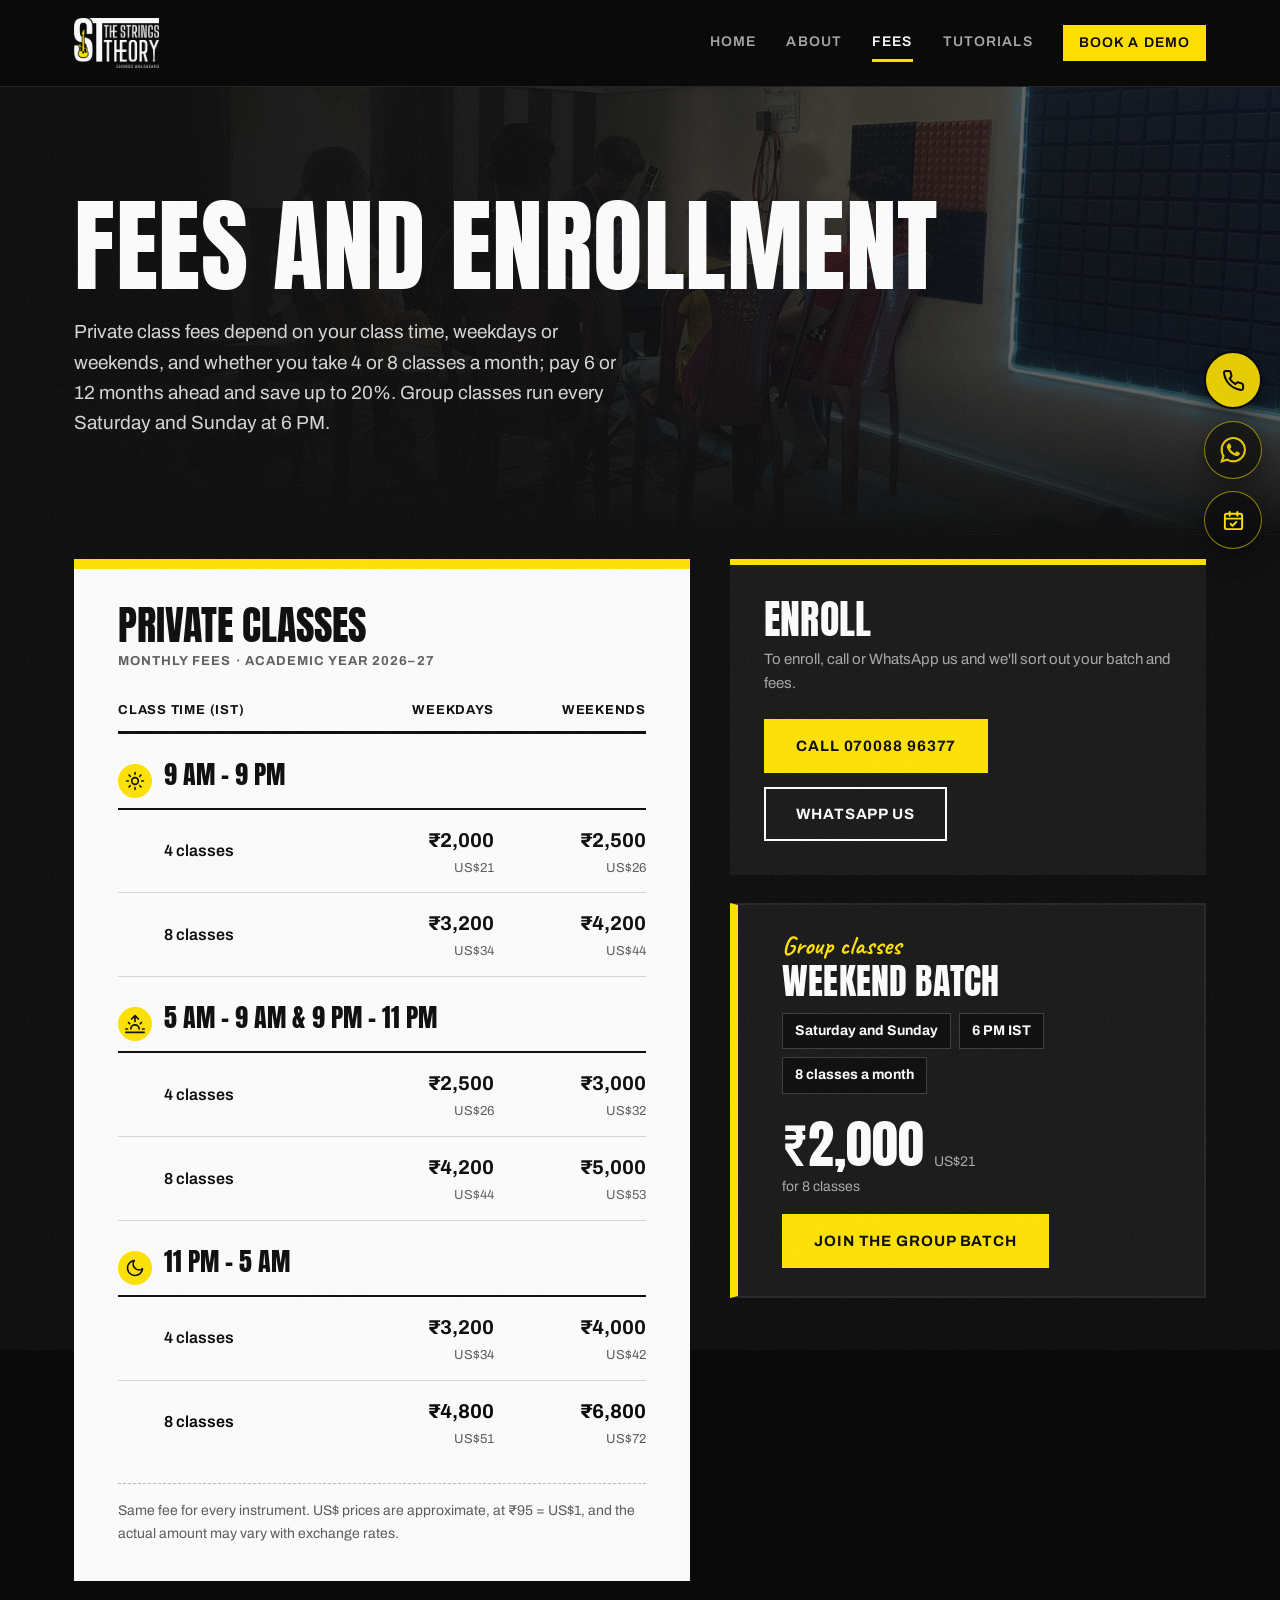
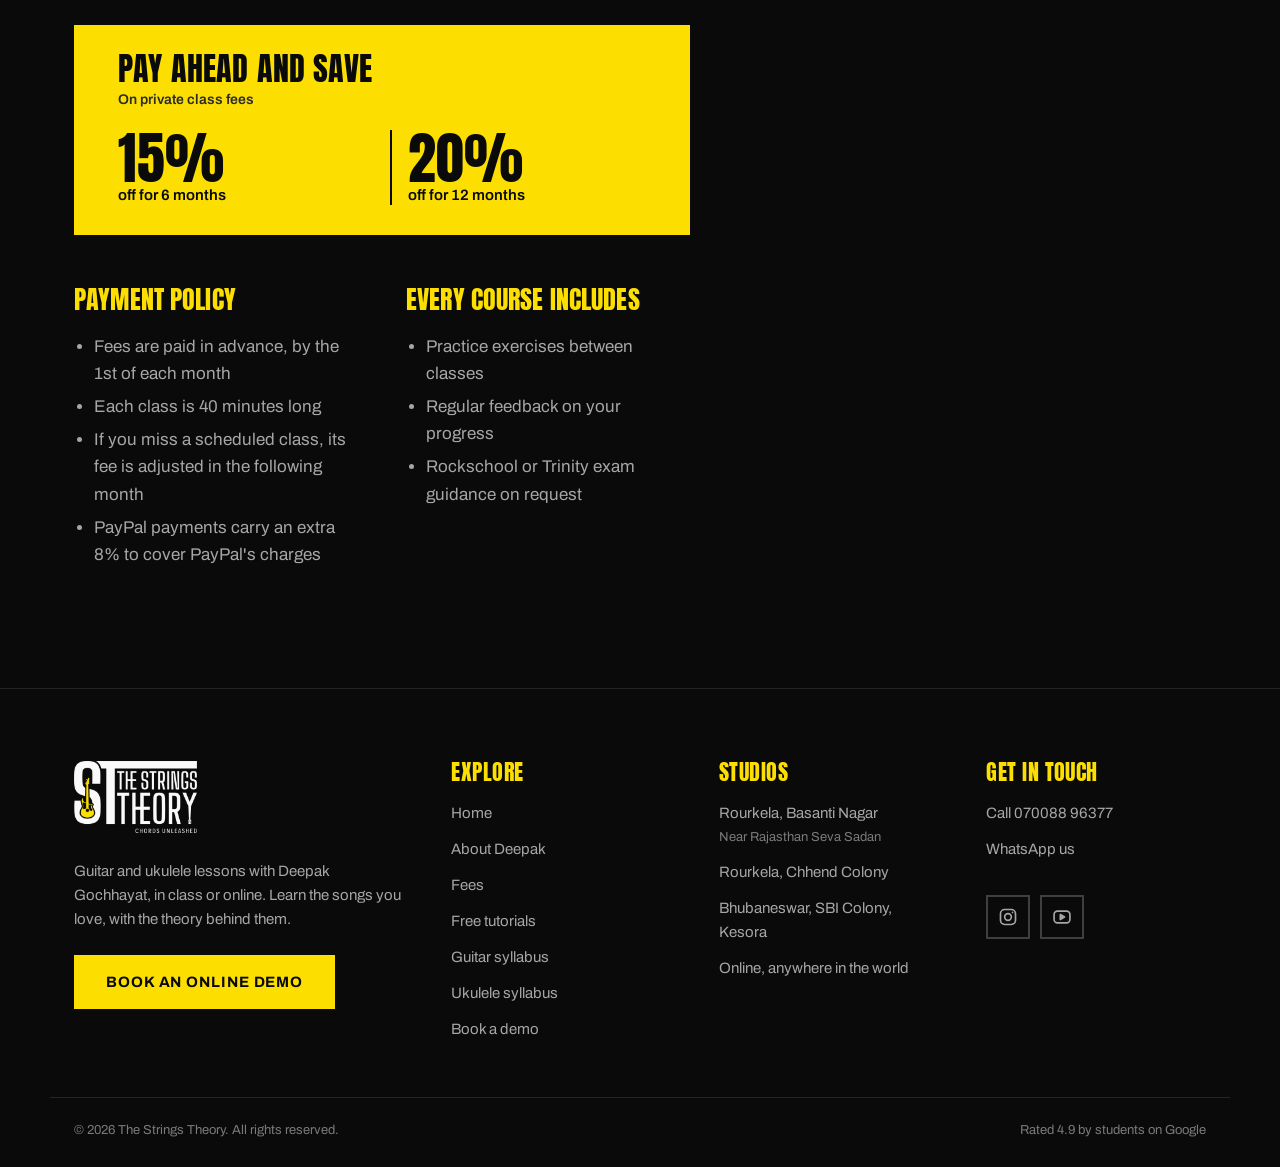
<file: fees.html>
<!doctype html>
<html lang="en">
<head>
<meta charset="utf-8">
<meta name="viewport" content="width=device-width, initial-scale=1">
<title>Fees and Enrollment | The Strings Theory, Rourkela</title>
<meta name="description" content="Monthly fees at The Strings Theory for 2026–27, by class time, weekdays or weekends, and 4 or 8 classes a month. Save up to 20% by paying ahead. Enroll and pay online.">
<link rel="canonical" href="https://www.thestringstheory.in/fees.html">
<meta name="theme-color" content="#0A0A0A">
<script>document.documentElement.classList.add('js');</script>

<meta property="og:type" content="website">
<meta property="og:site_name" content="The Strings Theory">
<meta property="og:title" content="Fees and Enrollment | The Strings Theory, Rourkela">
<meta property="og:description" content="Monthly fees at The Strings Theory for 2026–27, by class time, weekdays or weekends, and 4 or 8 classes a month. Save up to 20% by paying ahead. Enroll and pay online.">
<meta property="og:url" content="https://www.thestringstheory.in/fees.html">
<meta property="og:image" content="https://www.thestringstheory.in/assets/img/hero-stage-bw.jpg">
<meta name="twitter:card" content="summary_large_image">

<link rel="icon" href="assets/img/favicon-32.png?v=2" sizes="32x32" type="image/png">
<link rel="icon" href="assets/img/favicon-192.png?v=2" sizes="192x192" type="image/png">
<link rel="apple-touch-icon" href="assets/img/apple-touch-icon.png?v=2">
<link rel="preconnect" href="https://fonts.googleapis.com">
<link rel="preconnect" href="https://fonts.gstatic.com" crossorigin>
<link rel="stylesheet" href="https://fonts.googleapis.com/css2?family=Anton&family=Archivo:ital,wght@0,400;0,500;0,600;0,700;1,400;1,500&family=Caveat:wght@600;700&display=swap">
<link rel="stylesheet" href="assets/css/style.css?v=45">
</head>
<body class="page-fees">
<a class="skip-link" href="#main">Skip to content</a>

<header class="site-header">
  <nav class="container nav" aria-label="Main">
    <a class="nav__brand" href="index.html"><img src="assets/img/logo-white.png?v=2" alt="The Strings Theory, home" width="800" height="469"></a>
    <a class="nav__demo" href="book-demo.html">Book a demo</a>
    <button class="nav__toggle" type="button" aria-expanded="false" aria-controls="nav-links" aria-label="Open menu">
      <span class="nav__bars" aria-hidden="true"><span></span><span></span><span></span></span>
    </button>
    <ul class="nav__links" id="nav-links">
              <li><a href="index.html">Home</a></li>
              <li><a href="about.html">About</a></li>
              <li><a href="fees.html" aria-current="page">Fees</a></li>
              <li><a href="tutorials.html">Tutorials</a></li>
              <li class="nav__cta-item"><a class="nav__cta" href="book-demo.html">Book a demo</a></li>
          </ul>
  </nav>
</header>

<main id="main">

<section class="page-head">
  <div class="container page-head__inner">
    <h1 class="h-xl">Fees and enrollment</h1>
    <p class="lede">Private class fees depend on your class time, weekdays or weekends, and whether you take 4 or 8 classes a month; pay 6 or 12 months ahead and save up to 20%. Group classes run every Saturday and Sunday at 6 PM.</p>
  </div>
</section>

<div class="container fees-layout">

  <div class="fees-main">
    <div class="price-board" data-reveal>
      <table id="fee-table">
        <caption>Private classes <span class="price-board__year">Monthly fees · academic year 2026–27</span></caption>
        <thead>
          <tr><th scope="col">Class time (IST)</th><th scope="col">Weekdays</th><th scope="col">Weekends</th></tr>
        </thead>
        <tbody>
          <tr class="slot-row"><th colspan="3" scope="rowgroup"><span class="slot-icon" aria-hidden="true"><svg viewBox="0 0 24 24" fill="none" stroke="currentColor" stroke-width="2" stroke-linecap="round" stroke-linejoin="round"><circle cx="12" cy="12" r="4"/><path d="M12 2v2M12 20v2M4.9 4.9l1.4 1.4M17.7 17.7l1.4 1.4M2 12h2M20 12h2M4.9 19.1l1.4-1.4M17.7 6.3l1.4-1.4"/></svg></span>9 AM – 9 PM</th></tr>
          <tr><th scope="row">4 classes</th><td><strong>₹2,000</strong><span class="usd">US$21</span></td><td><strong>₹2,500</strong><span class="usd">US$26</span></td></tr>
          <tr><th scope="row">8 classes</th><td><strong>₹3,200</strong><span class="usd">US$34</span></td><td><strong>₹4,200</strong><span class="usd">US$44</span></td></tr>
        </tbody>
        <tbody>
          <tr class="slot-row"><th colspan="3" scope="rowgroup"><span class="slot-icon" aria-hidden="true"><svg viewBox="0 0 24 24" fill="none" stroke="currentColor" stroke-width="2" stroke-linecap="round" stroke-linejoin="round"><path d="M17 18a5 5 0 0 0-10 0"/><path d="M12 2v7M4.2 10.2l1.4 1.4M1 18h2M21 18h2M18.4 11.6l1.4-1.4M23 22H1M8 6l4-4 4 4"/></svg></span>5 AM – 9 AM &amp; 9 PM – 11 PM</th></tr>
          <tr><th scope="row">4 classes</th><td><strong>₹2,500</strong><span class="usd">US$26</span></td><td><strong>₹3,000</strong><span class="usd">US$32</span></td></tr>
          <tr><th scope="row">8 classes</th><td><strong>₹4,200</strong><span class="usd">US$44</span></td><td><strong>₹5,000</strong><span class="usd">US$53</span></td></tr>
        </tbody>
        <tbody>
          <tr class="slot-row"><th colspan="3" scope="rowgroup"><span class="slot-icon" aria-hidden="true"><svg viewBox="0 0 24 24" fill="none" stroke="currentColor" stroke-width="2" stroke-linecap="round" stroke-linejoin="round"><path d="M21 12.8A9 9 0 1 1 11.2 3a7 7 0 0 0 9.8 9.8z"/></svg></span>11 PM – 5 AM</th></tr>
          <tr><th scope="row">4 classes</th><td><strong>₹3,200</strong><span class="usd">US$34</span></td><td><strong>₹4,000</strong><span class="usd">US$42</span></td></tr>
          <tr><th scope="row">8 classes</th><td><strong>₹4,800</strong><span class="usd">US$51</span></td><td><strong>₹6,800</strong><span class="usd">US$72</span></td></tr>
        </tbody>
      </table>
      <p class="price-board__note">Same fee for every instrument. US$ prices are approximate, at ₹95 = US$1, and the actual amount may vary with exchange rates.</p>
    </div>

    <div class="save-strip" data-reveal>
      <h2>Pay ahead and save</h2>
      <p class="save-strip__sub">On private class fees</p>
      <ul>
        <li><strong>15%</strong> off for 6 months</li>
        <li><strong>20%</strong> off for 12 months</li>
      </ul>
    </div>

    <div class="fee-notes">
      <div>
        <h2>Payment policy</h2>
        <ul>
          <li>Fees are paid in advance, by the 1st of each month</li>
          <li>Each class is 40 minutes long</li>
          <li>If you miss a scheduled class, its fee is adjusted in the following month</li>
          <li>PayPal payments carry an extra 8% to cover PayPal's charges</li>
        </ul>
      </div>
      <div>
        <h2>Every course includes</h2>
        <ul>
          <li>Practice exercises between classes</li>
          <li>Regular feedback on your progress</li>
          <li>Rockschool or Trinity exam guidance on request</li>
        </ul>
      </div>
    </div>
  </div>

  <div class="fees-side">
  <section class="checkout" aria-label="Enroll" data-reveal>
    <!-- Shown until the site settings switch online payment on -->
    <div class="checkout__offline">
      <h2>Enroll</h2>
      <p class="checkout__sub">To enroll, call or WhatsApp us and we'll sort out your batch and fees.</p>
      <div class="actions" style="margin-top: 24px">
        <a class="btn btn--gold" href="tel:+917008896377">Call 070088 96377</a>
        <a class="btn btn--outline" href="https://wa.me/917008896377?text=Hi%2C%20I%27d%20like%20to%20enroll%20at%20The%20Strings%20Theory." target="_blank" rel="noopener">WhatsApp us</a>
      </div>
    </div>

    <!-- Online checkout: filled in by assets/js/fees.js from api/site.php -->
    <div class="checkout__form-wrap" hidden>
      <h2>Enroll and pay</h2>
      <p class="checkout__sub">Private classes · secure payment in rupees by UPI, card, netbanking or wallet</p>

      <form id="checkout" novalidate>
        <fieldset>
          <legend>Instrument</legend>
          <div class="chips" data-chips="instrument"></div>
        </fieldset>
        <fieldset>
          <legend>Studio</legend>
          <div class="chips" data-chips="mode"></div>
        </fieldset>
        <fieldset>
          <legend>Class time (IST)</legend>
          <div class="chips" data-chips="slot"></div>
        </fieldset>
        <fieldset>
          <legend>Days</legend>
          <div class="chips" data-chips="days"></div>
        </fieldset>
        <fieldset>
          <legend>Classes a month</legend>
          <div class="chips" data-chips="classes"></div>
        </fieldset>
        <fieldset>
          <legend>Pay for</legend>
          <div class="chips" data-chips="months"></div>
        </fieldset>
        <label class="dark-field">Student's name
          <input type="text" name="name" autocomplete="name" required>
        </label>
        <label class="dark-field">WhatsApp number
          <input type="tel" name="phone" autocomplete="tel" inputmode="tel" placeholder="10-digit mobile number" required>
        </label>
        <label class="dark-field">Email <span style="font-weight: 400; color: var(--muted)">for the receipt, optional</span>
          <input type="email" name="email" autocomplete="email">
        </label>
        <div class="summary" aria-live="polite">
          <div class="summary__row"><span data-summary-label></span><span data-summary-subtotal></span></div>
          <div class="summary__row" data-summary-discount-row hidden><span data-summary-discount-label></span><span data-summary-discount></span></div>
          <div class="summary__row summary__total"><span>Total</span><span data-summary-total></span></div>
        </div>

        <p class="form-error" role="alert" hidden></p>
        <button class="btn btn--gold btn--block" type="submit" data-pay>Pay</button>
        <p class="checkout__fine">We'll send your receipt on WhatsApp and email.</p>
      </form>
    </div>

    <div class="checkout__done" hidden tabindex="-1">
      <h2>Payment received</h2>
      <p data-done-line></p>
      <p>We'll message you on WhatsApp with your batch time and what to bring to your first class. Your payment ID is <strong data-done-id></strong>.</p>
      <div class="actions">
        <a class="btn btn--outline" href="tutorials.html">Warm up with a tutorial</a>
        <button class="linklike" type="button" data-reset>Enroll another student</button>
      </div>
    </div>
  </section>

      <div class="group-fee" data-reveal>
        <div class="group-fee__info">
          <p class="group-fee__kicker">Group classes</p>
          <h2 class="group-fee__title">Weekend batch</h2>
          <ul class="group-fee__facts">
            <li>Saturday and Sunday</li>
            <li>6 PM IST</li>
            <li>8 classes a month</li>
          </ul>
        </div>
        <div class="group-fee__price">
          <p><strong>₹2,000</strong><span class="usd">US$21</span></p>
          <p class="group-fee__per">for 8 classes</p>
          <a class="btn btn--gold" href="https://wa.me/917008896377?text=Hi%2C%20I%27d%20like%20to%20join%20the%20weekend%20group%20batch%20at%20The%20Strings%20Theory." data-open-enquiry data-class="Group class">Join the group batch</a>
        </div>
      </div>
  </div>

</div>

</main>

<footer class="site-footer">
  <div class="container site-footer__top">
    <div class="site-footer__about">
      <a href="index.html" class="site-footer__logo"><img class="site-footer__brand" src="assets/img/logo-white.png?v=2" alt="The Strings Theory, home" width="800" height="469" loading="lazy"></a>
      <p>Guitar and ukulele lessons with Deepak Gochhayat, in class or online. Learn the songs you love, with the theory behind them.</p>
      <a class="btn btn--gold site-footer__cta" href="book-demo.html">Book an online demo</a>
    </div>
    <nav class="site-footer__col" aria-label="Footer">
      <h2>Explore</h2>
      <ul>
        <li><a href="index.html">Home</a></li>
        <li><a href="about.html">About Deepak</a></li>
        <li><a href="fees.html">Fees</a></li>
        <li><a href="tutorials.html">Free tutorials</a></li>
        <li><a href="guitar-syllabus.html">Guitar syllabus</a></li>
        <li><a href="ukulele-syllabus.html">Ukulele syllabus</a></li>
        <li><a href="book-demo.html">Book a demo</a></li>
      </ul>
    </nav>
    <div class="site-footer__col">
      <h2>Studios</h2>
      <ul>
        <li><a href="https://maps.google.com/?q=The+Strings+Theory+Basanti+Nagar+Rourkela" target="_blank" rel="noopener">Rourkela, Basanti Nagar</a><span>Near Rajasthan Seva Sadan</span></li>
        <li><a href="https://maps.google.com/?q=Chhend+Colony+Rourkela" target="_blank" rel="noopener">Rourkela, Chhend Colony</a></li>
        <li><a href="https://maps.google.com/?q=SBI+Colony+Kesora+Bhubaneswar" target="_blank" rel="noopener">Bhubaneswar, SBI Colony, Kesora</a></li>
        <li>Online, anywhere in the world</li>
      </ul>
    </div>
    <div class="site-footer__col">
      <h2>Get in touch</h2>
      <ul>
        <li><a href="tel:+917008896377">Call 070088 96377</a></li>
        <li><a href="https://wa.me/917008896377?text=Hi%2C%20I%27d%20like%20to%20know%20about%20lessons%20at%20The%20Strings%20Theory." target="_blank" rel="noopener">WhatsApp us</a></li>
        <li><a href="#" data-site-email hidden>Email us</a></li>
      </ul>
      <div class="site-footer__social">
        <a href="https://www.instagram.com/the_stringstheory/" target="_blank" rel="noopener" aria-label="Instagram">
          <svg aria-hidden="true" viewBox="0 0 24 24" fill="none" stroke="currentColor" stroke-width="2" stroke-linecap="round" stroke-linejoin="round"><rect x="3" y="3" width="18" height="18" rx="5"/><circle cx="12" cy="12" r="4"/><circle cx="17.5" cy="6.5" r="1" fill="currentColor" stroke="none"/></svg>
        </a>
        <a href="https://www.youtube.com/@stringstheory" target="_blank" rel="noopener" aria-label="YouTube">
          <svg aria-hidden="true" viewBox="0 0 24 24" fill="none" stroke="currentColor" stroke-width="2" stroke-linecap="round" stroke-linejoin="round"><rect x="2.5" y="5" width="19" height="14" rx="4"/><polygon points="10 9 15 12 10 15 10 9" fill="currentColor"/></svg>
        </a>
      </div>
    </div>
  </div>
  <div class="container site-footer__bottom">
    <span>© <span data-year>2026</span> The Strings Theory. All rights reserved.</span>
    <span>Rated 4.9 by students on Google</span>
  </div>
</footer>

<!-- Floating contact buttons -->
<nav class="fab-stack" id="fab-stack" aria-label="Contact us">
  <button class="fab fab-toggle" type="button" aria-expanded="false" aria-controls="fab-stack" aria-label="Contact options">
    <svg class="icon-open" aria-hidden="true" viewBox="0 0 24 24" fill="none" stroke="currentColor" stroke-width="2.2" stroke-linecap="round" stroke-linejoin="round"><path d="M21 12a8 8 0 0 1-11.6 7.1L4 20.5l1.4-5A8 8 0 1 1 21 12z"/></svg>
    <svg class="icon-close" aria-hidden="true" viewBox="0 0 24 24" fill="none" stroke="currentColor" stroke-width="2.4" stroke-linecap="round"><line x1="6" y1="6" x2="18" y2="18"/><line x1="18" y1="6" x2="6" y2="18"/></svg>
  </button>
  <a class="fab fab--call" href="tel:+917008896377" aria-label="Call 070088 96377" title="Call 070088 96377">
    <svg aria-hidden="true" viewBox="0 0 24 24" fill="none" stroke="currentColor" stroke-width="2.1" stroke-linecap="round" stroke-linejoin="round"><path d="M22 16.9v3a2 2 0 0 1-2.2 2 19.8 19.8 0 0 1-8.6-3.1 19.5 19.5 0 0 1-6-6A19.8 19.8 0 0 1 2.1 4.2 2 2 0 0 1 4.1 2h3a2 2 0 0 1 2 1.7c.1.9.4 1.8.7 2.7a2 2 0 0 1-.5 2.1L8 9.8a16 16 0 0 0 6 6l1.3-1.3a2 2 0 0 1 2.1-.4c.9.3 1.8.6 2.7.7a2 2 0 0 1 1.7 2z"/></svg>
  </a>
  <a class="fab" href="https://wa.me/917008896377?text=Hi%2C%20I%27d%20like%20to%20know%20about%20lessons%20at%20The%20Strings%20Theory." target="_blank" rel="noopener" aria-label="Message us on WhatsApp" title="WhatsApp us">
    <img src="assets/img/whatsapp-gold.png" alt="" width="26" height="26">
  </a>
  <a class="fab" href="#" data-site-email hidden aria-label="Email us" title="Email us">
    <svg aria-hidden="true" viewBox="0 0 24 24" fill="none" stroke="currentColor" stroke-width="2" stroke-linecap="round" stroke-linejoin="round"><rect x="3" y="5" width="18" height="14" rx="2"/><polyline points="3 7 12 13 21 7"/></svg>
  </a>
    <a class="fab" href="book-demo.html" aria-label="Book a demo" title="Book a demo">
    <svg aria-hidden="true" viewBox="0 0 24 24" fill="none" stroke="currentColor" stroke-width="2" stroke-linecap="round" stroke-linejoin="round"><rect x="3" y="5" width="18" height="16" rx="2"/><line x1="3" y1="10" x2="21" y2="10"/><line x1="8" y1="3" x2="8" y2="7"/><line x1="16" y1="3" x2="16" y2="7"/><polyline points="9 15.5 11 17.5 15 13.5"/></svg>
  </a>
</nav>

<!-- Enquiry form: composes a WhatsApp message to the school -->
<dialog class="enquiry" id="enquiry" aria-labelledby="enquiry-title">
  <button class="enquiry__close" type="button" data-close-enquiry aria-label="Close">
    <svg aria-hidden="true" viewBox="0 0 24 24" fill="none" stroke="currentColor" stroke-width="2.4" stroke-linecap="round"><line x1="6" y1="6" x2="18" y2="18"/><line x1="18" y1="6" x2="6" y2="18"/></svg>
  </button>

  <form class="enquiry__form" id="enquiry-form" novalidate data-whatsapp="917008896377">
    <h2 id="enquiry-title" class="enquiry__title">Book a first lesson</h2>
    <p class="enquiry__lede">Fill this in and we'll open WhatsApp with your message ready to send to Deepak.</p>

    <label class="field">Your name
      <input type="text" name="name" autocomplete="name" required>
    </label>
    <label class="field">WhatsApp number
      <input type="tel" name="phone" autocomplete="tel" inputmode="tel" placeholder="10-digit mobile number" required>
    </label>
    <label class="field">Class
      <select name="class">
        <option>Private class</option>
        <option>Group class</option>
        <option>Not sure yet</option>
      </select>
    </label>
    <div class="field-row">
      <label class="field">Instrument
        <select name="instrument">
          <option>Guitar</option>
          <option>Ukulele</option>
          <option>Not sure yet</option>
        </select>
      </label>
      <label class="field">Where
        <select name="mode">
          <option>Rourkela, Basanti Nagar</option>
          <option>Rourkela, Chhend Colony</option>
          <option>Bhubaneswar, SBI Colony</option>
          <option>Online</option>
        </select>
      </label>
    </div>
    <label class="field">Anything we should know? <span class="field__hint">Optional</span>
      <textarea name="message" rows="3" placeholder="Your level, the songs you want to learn, the best time to call"></textarea>
    </label>
    <p class="form-error" role="alert" hidden></p>
    <button class="btn btn--ink btn--block" type="submit">Send on WhatsApp</button>
  </form>

  <div class="enquiry__done" hidden>
    <h2 class="enquiry__title">WhatsApp is open</h2>
    <p class="enquiry__lede">Your message is ready in WhatsApp. Tap send there and Deepak will get back to you. If it's urgent, call 070088 96377.</p>
    <button class="btn btn--ink" type="button" data-close-enquiry>Done</button>
  </div>
</dialog>

<script src="assets/js/site.js?v=1" defer></script>
<script src="assets/js/main.js?v=10" defer></script>
<script src="assets/js/fees.js?v=5" defer></script>
</body>
</html>
</file>
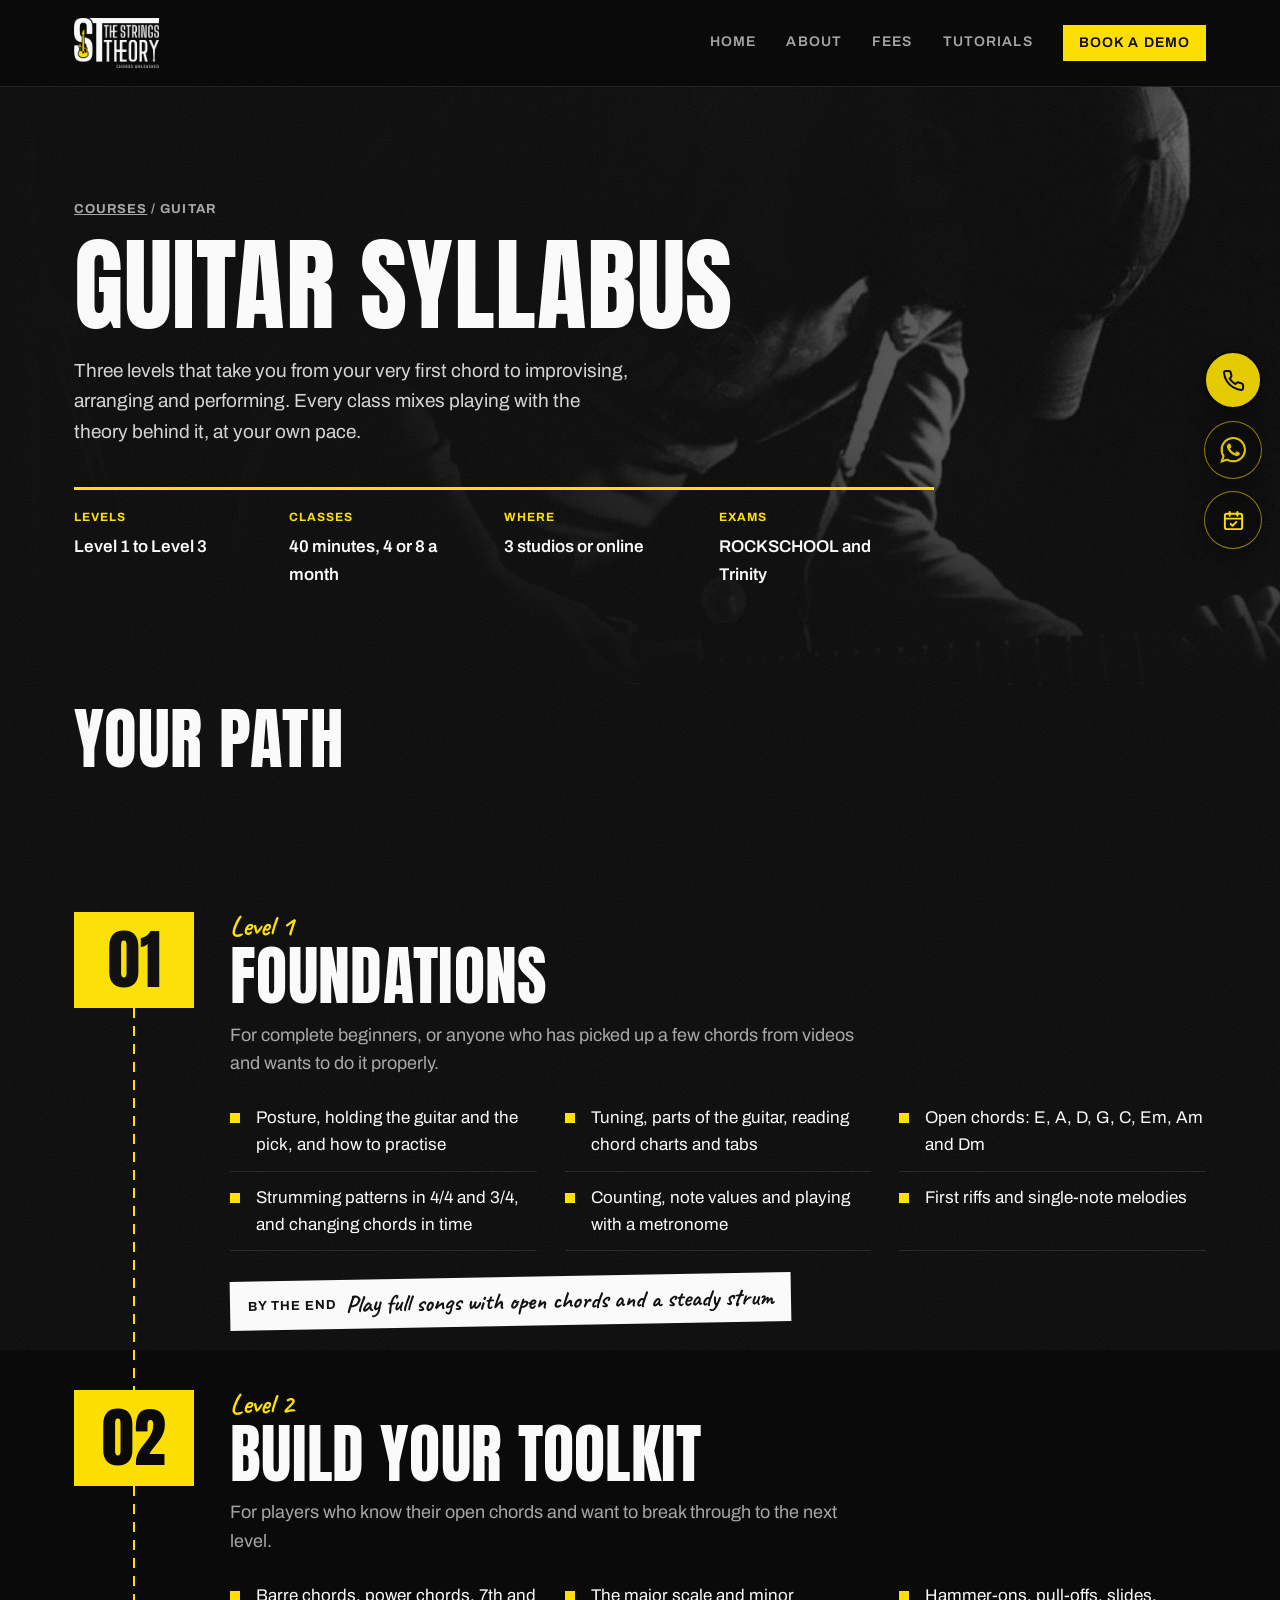
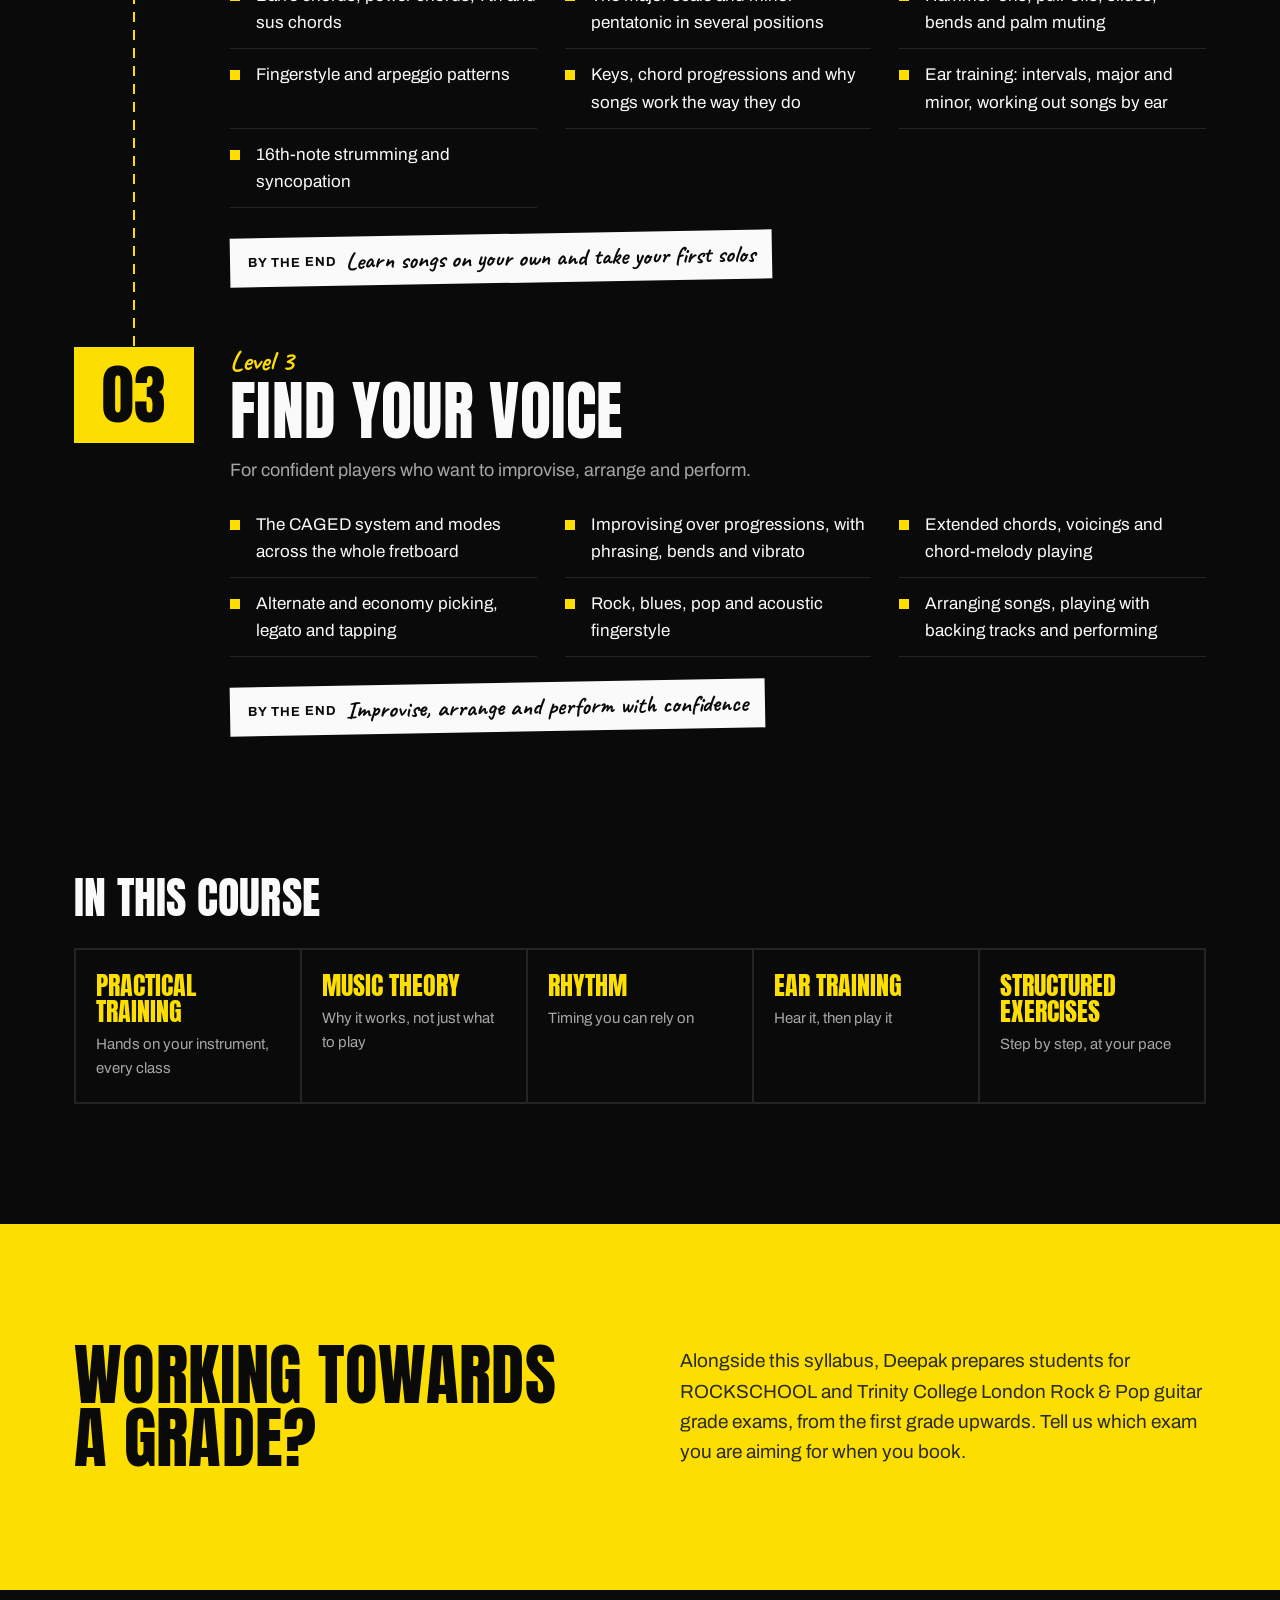
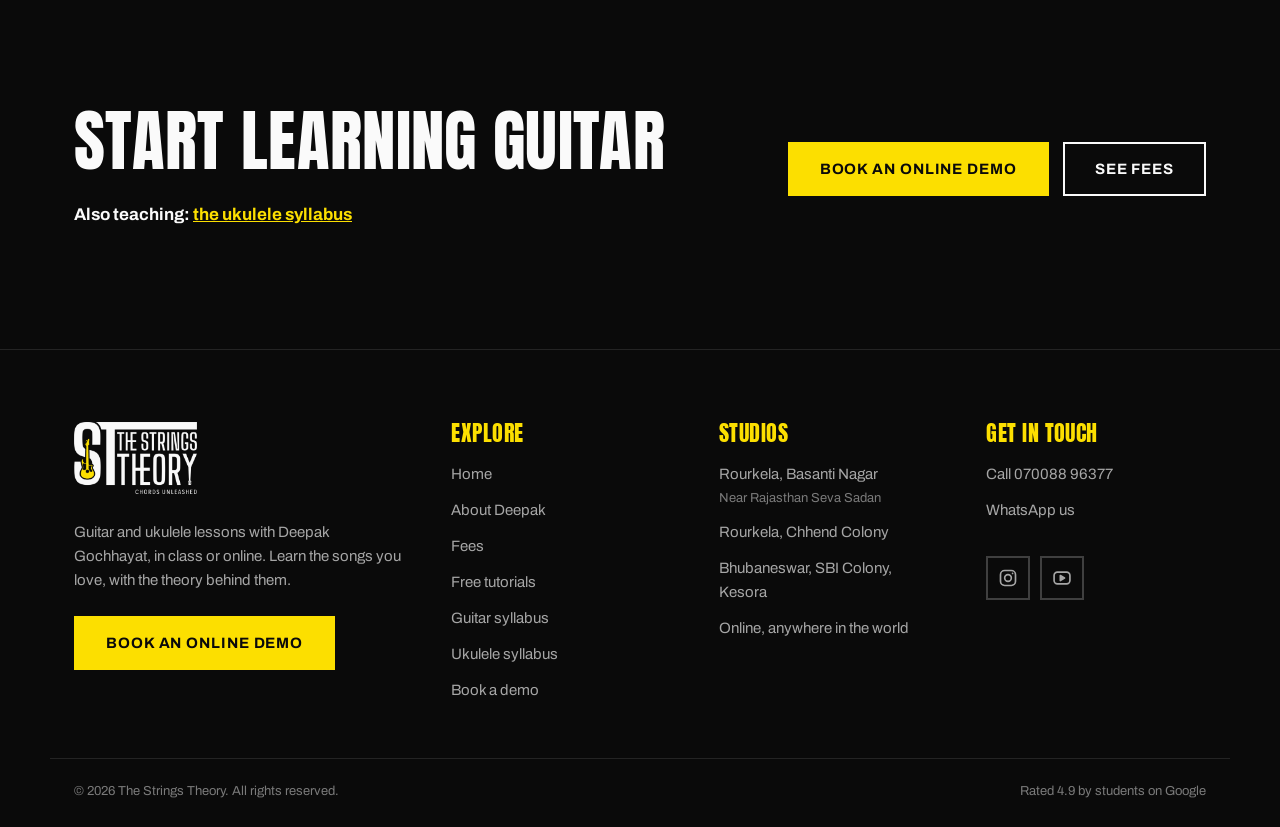
<file: guitar-syllabus.html>
<!doctype html>
<html lang="en">
<head>
<meta charset="utf-8">
<meta name="viewport" content="width=device-width, initial-scale=1">
<title>Guitar Syllabus: The Strings Theory, Rourkela &amp; Bhubaneswar</title>
<meta name="description" content="The Strings Theory guitar syllabus: three levels covering chords, strumming, scales, technique, theory and ear training, with ROCKSCHOOL and Trinity exam preparation.">
<link rel="canonical" href="https://www.thestringstheory.in/guitar-syllabus.html">
<meta name="theme-color" content="#0A0A0A">
<script>document.documentElement.classList.add('js');</script>

<meta property="og:type" content="website">
<meta property="og:site_name" content="The Strings Theory">
<meta property="og:title" content="Guitar Syllabus: The Strings Theory, Rourkela &amp; Bhubaneswar">
<meta property="og:description" content="The Strings Theory guitar syllabus: three levels covering chords, strumming, scales, technique, theory and ear training, with ROCKSCHOOL and Trinity exam preparation.">
<meta property="og:url" content="https://www.thestringstheory.in/guitar-syllabus.html">
<meta property="og:image" content="https://www.thestringstheory.in/assets/img/hero-stage-bw.jpg">
<meta name="twitter:card" content="summary_large_image">

<link rel="icon" href="assets/img/favicon-32.png?v=2" sizes="32x32" type="image/png">
<link rel="icon" href="assets/img/favicon-192.png?v=2" sizes="192x192" type="image/png">
<link rel="apple-touch-icon" href="assets/img/apple-touch-icon.png?v=2">
<link rel="preconnect" href="https://fonts.googleapis.com">
<link rel="preconnect" href="https://fonts.gstatic.com" crossorigin>
<link rel="stylesheet" href="https://fonts.googleapis.com/css2?family=Anton&family=Archivo:ital,wght@0,400;0,500;0,600;0,700;1,400;1,500&family=Caveat:wght@600;700&display=swap">
<link rel="stylesheet" href="assets/css/style.css?v=45">
</head>
<body class="page-syllabus page-guitar">
<a class="skip-link" href="#main">Skip to content</a>

<header class="site-header">
  <nav class="container nav" aria-label="Main">
    <a class="nav__brand" href="index.html"><img src="assets/img/logo-white.png?v=2" alt="The Strings Theory, home" width="800" height="469"></a>
    <a class="nav__demo" href="book-demo.html">Book a demo</a>
    <button class="nav__toggle" type="button" aria-expanded="false" aria-controls="nav-links" aria-label="Open menu">
      <span class="nav__bars" aria-hidden="true"><span></span><span></span><span></span></span>
    </button>
    <ul class="nav__links" id="nav-links">
              <li><a href="index.html">Home</a></li>
              <li><a href="about.html">About</a></li>
              <li><a href="fees.html">Fees</a></li>
              <li><a href="tutorials.html">Tutorials</a></li>
              <li class="nav__cta-item"><a class="nav__cta" href="book-demo.html">Book a demo</a></li>
          </ul>
  </nav>
</header>

<main id="main">

<section class="page-head page-head--guitar">
  <div class="container page-head__inner">
    <p class="crumbs"><a href="index.html#courses">Courses</a> / Guitar</p>
    <h1 class="h-xl">Guitar syllabus</h1>
    <p class="lede">Three levels that take you from your very first chord to improvising, arranging and performing. Every class mixes playing with the theory behind it, at your own pace.</p>
    <dl class="facts">
        <div><dt>Levels</dt><dd>Level 1 to Level 3</dd></div>
        <div><dt>Classes</dt><dd>40 minutes, 4 or 8 a month</dd></div>
        <div><dt>Where</dt><dd>3 studios or online</dd></div>
        <div><dt>Exams</dt><dd>ROCKSCHOOL and Trinity</dd></div>
    </dl>
  </div>
</section>

<section class="section section--tight-top" aria-labelledby="path-h">
  <div class="container">
    <h2 id="path-h" class="h-lg" data-reveal>Your path</h2>
    <p class="lede" data-reveal>Your first class works out where you fit, so you can start at the right level. Everyone moves through it at their own pace.</p>
    <div class="levels">
      <article class="level" data-reveal>
        <div class="level__num" aria-hidden="true">01</div>
        <div>
          <p class="level__tag">Level 1</p>
          <h3 class="level__title">Foundations</h3>
          <p class="level__intro">For complete beginners, or anyone who has picked up a few chords from videos and wants to do it properly.</p>
          <ul class="level__list">
            <li>Posture, holding the guitar and the pick, and how to practise</li>
            <li>Tuning, parts of the guitar, reading chord charts and tabs</li>
            <li>Open chords: E, A, D, G, C, Em, Am and Dm</li>
            <li>Strumming patterns in 4/4 and 3/4, and changing chords in time</li>
            <li>Counting, note values and playing with a metronome</li>
            <li>First riffs and single-note melodies</li>
          </ul>
          <p class="level__goal"><b>By the end</b>Play full songs with open chords and a steady strum</p>
        </div>
      </article>
      <article class="level" data-reveal>
        <div class="level__num" aria-hidden="true">02</div>
        <div>
          <p class="level__tag">Level 2</p>
          <h3 class="level__title">Build your toolkit</h3>
          <p class="level__intro">For players who know their open chords and want to break through to the next level.</p>
          <ul class="level__list">
            <li>Barre chords, power chords, 7th and sus chords</li>
            <li>The major scale and minor pentatonic in several positions</li>
            <li>Hammer-ons, pull-offs, slides, bends and palm muting</li>
            <li>Fingerstyle and arpeggio patterns</li>
            <li>Keys, chord progressions and why songs work the way they do</li>
            <li>Ear training: intervals, major and minor, working out songs by ear</li>
            <li>16th-note strumming and syncopation</li>
          </ul>
          <p class="level__goal"><b>By the end</b>Learn songs on your own and take your first solos</p>
        </div>
      </article>
      <article class="level" data-reveal>
        <div class="level__num" aria-hidden="true">03</div>
        <div>
          <p class="level__tag">Level 3</p>
          <h3 class="level__title">Find your voice</h3>
          <p class="level__intro">For confident players who want to improvise, arrange and perform.</p>
          <ul class="level__list">
            <li>The CAGED system and modes across the whole fretboard</li>
            <li>Improvising over progressions, with phrasing, bends and vibrato</li>
            <li>Extended chords, voicings and chord-melody playing</li>
            <li>Alternate and economy picking, legato and tapping</li>
            <li>Rock, blues, pop and acoustic fingerstyle</li>
            <li>Arranging songs, playing with backing tracks and performing</li>
          </ul>
          <p class="level__goal"><b>By the end</b>Improvise, arrange and perform with confidence</p>
        </div>
      </article>
    </div>
  </div>
</section>

<section class="section section--tight-top" aria-labelledby="strands-h">
  <div class="container">
    <h2 id="strands-h" class="h-md" data-reveal>In this course</h2>
    <ul class="strands" data-reveal>
        <li><b>Practical training</b><span>Hands on your instrument, every class</span></li>
        <li><b>Music theory</b><span>Why it works, not just what to play</span></li>
        <li><b>Rhythm</b><span>Timing you can rely on</span></li>
        <li><b>Ear training</b><span>Hear it, then play it</span></li>
        <li><b>Structured exercises</b><span>Step by step, at your pace</span></li>
    </ul>
  </div>
</section>

<section class="paper section exam-band" aria-labelledby="exam-h">
  <div class="container split">
    <h2 id="exam-h" class="h-lg" data-reveal>Working towards a grade?</h2>
    <p class="lede" style="margin-top: 0" data-reveal>Alongside this syllabus, Deepak prepares students for ROCKSCHOOL and Trinity College London Rock & Pop guitar grade exams, from the first grade upwards. Tell us which exam you are aiming for when you book.</p>
  </div>
</section>

<section class="section">
  <div class="container cta-row">
    <div>
      <h2 class="h-lg">Start learning guitar</h2>
      <p class="next-course">Also teaching: <a href="ukulele-syllabus.html">the ukulele syllabus</a></p>
    </div>
    <div class="actions">
      <a class="btn btn--gold" href="book-demo.html?instrument=Guitar">Book an online demo</a>
      <a class="btn btn--outline" href="fees.html">See fees</a>
    </div>
  </div>
</section>

</main>

<footer class="site-footer">
  <div class="container site-footer__top">
    <div class="site-footer__about">
      <a href="index.html" class="site-footer__logo"><img class="site-footer__brand" src="assets/img/logo-white.png?v=2" alt="The Strings Theory, home" width="800" height="469" loading="lazy"></a>
      <p>Guitar and ukulele lessons with Deepak Gochhayat, in class or online. Learn the songs you love, with the theory behind them.</p>
      <a class="btn btn--gold site-footer__cta" href="book-demo.html">Book an online demo</a>
    </div>
    <nav class="site-footer__col" aria-label="Footer">
      <h2>Explore</h2>
      <ul>
        <li><a href="index.html">Home</a></li>
        <li><a href="about.html">About Deepak</a></li>
        <li><a href="fees.html">Fees</a></li>
        <li><a href="tutorials.html">Free tutorials</a></li>
        <li><a href="guitar-syllabus.html">Guitar syllabus</a></li>
        <li><a href="ukulele-syllabus.html">Ukulele syllabus</a></li>
        <li><a href="book-demo.html">Book a demo</a></li>
      </ul>
    </nav>
    <div class="site-footer__col">
      <h2>Studios</h2>
      <ul>
        <li><a href="https://maps.google.com/?q=The+Strings+Theory+Basanti+Nagar+Rourkela" target="_blank" rel="noopener">Rourkela, Basanti Nagar</a><span>Near Rajasthan Seva Sadan</span></li>
        <li><a href="https://maps.google.com/?q=Chhend+Colony+Rourkela" target="_blank" rel="noopener">Rourkela, Chhend Colony</a></li>
        <li><a href="https://maps.google.com/?q=SBI+Colony+Kesora+Bhubaneswar" target="_blank" rel="noopener">Bhubaneswar, SBI Colony, Kesora</a></li>
        <li>Online, anywhere in the world</li>
      </ul>
    </div>
    <div class="site-footer__col">
      <h2>Get in touch</h2>
      <ul>
        <li><a href="tel:+917008896377">Call 070088 96377</a></li>
        <li><a href="https://wa.me/917008896377?text=Hi%2C%20I%27d%20like%20to%20know%20about%20lessons%20at%20The%20Strings%20Theory." target="_blank" rel="noopener">WhatsApp us</a></li>
        <li><a href="#" data-site-email hidden>Email us</a></li>
      </ul>
      <div class="site-footer__social">
        <a href="https://www.instagram.com/the_stringstheory/" target="_blank" rel="noopener" aria-label="Instagram">
          <svg aria-hidden="true" viewBox="0 0 24 24" fill="none" stroke="currentColor" stroke-width="2" stroke-linecap="round" stroke-linejoin="round"><rect x="3" y="3" width="18" height="18" rx="5"/><circle cx="12" cy="12" r="4"/><circle cx="17.5" cy="6.5" r="1" fill="currentColor" stroke="none"/></svg>
        </a>
        <a href="https://www.youtube.com/@stringstheory" target="_blank" rel="noopener" aria-label="YouTube">
          <svg aria-hidden="true" viewBox="0 0 24 24" fill="none" stroke="currentColor" stroke-width="2" stroke-linecap="round" stroke-linejoin="round"><rect x="2.5" y="5" width="19" height="14" rx="4"/><polygon points="10 9 15 12 10 15 10 9" fill="currentColor"/></svg>
        </a>
      </div>
    </div>
  </div>
  <div class="container site-footer__bottom">
    <span>© <span data-year>2026</span> The Strings Theory. All rights reserved.</span>
    <span>Rated 4.9 by students on Google</span>
  </div>
</footer>

<!-- Floating contact buttons -->
<nav class="fab-stack" id="fab-stack" aria-label="Contact us">
  <button class="fab fab-toggle" type="button" aria-expanded="false" aria-controls="fab-stack" aria-label="Contact options">
    <svg class="icon-open" aria-hidden="true" viewBox="0 0 24 24" fill="none" stroke="currentColor" stroke-width="2.2" stroke-linecap="round" stroke-linejoin="round"><path d="M21 12a8 8 0 0 1-11.6 7.1L4 20.5l1.4-5A8 8 0 1 1 21 12z"/></svg>
    <svg class="icon-close" aria-hidden="true" viewBox="0 0 24 24" fill="none" stroke="currentColor" stroke-width="2.4" stroke-linecap="round"><line x1="6" y1="6" x2="18" y2="18"/><line x1="18" y1="6" x2="6" y2="18"/></svg>
  </button>
  <a class="fab fab--call" href="tel:+917008896377" aria-label="Call 070088 96377" title="Call 070088 96377">
    <svg aria-hidden="true" viewBox="0 0 24 24" fill="none" stroke="currentColor" stroke-width="2.1" stroke-linecap="round" stroke-linejoin="round"><path d="M22 16.9v3a2 2 0 0 1-2.2 2 19.8 19.8 0 0 1-8.6-3.1 19.5 19.5 0 0 1-6-6A19.8 19.8 0 0 1 2.1 4.2 2 2 0 0 1 4.1 2h3a2 2 0 0 1 2 1.7c.1.9.4 1.8.7 2.7a2 2 0 0 1-.5 2.1L8 9.8a16 16 0 0 0 6 6l1.3-1.3a2 2 0 0 1 2.1-.4c.9.3 1.8.6 2.7.7a2 2 0 0 1 1.7 2z"/></svg>
  </a>
  <a class="fab" href="https://wa.me/917008896377?text=Hi%2C%20I%27d%20like%20to%20know%20about%20lessons%20at%20The%20Strings%20Theory." target="_blank" rel="noopener" aria-label="Message us on WhatsApp" title="WhatsApp us">
    <img src="assets/img/whatsapp-gold.png" alt="" width="26" height="26">
  </a>
  <a class="fab" href="#" data-site-email hidden aria-label="Email us" title="Email us">
    <svg aria-hidden="true" viewBox="0 0 24 24" fill="none" stroke="currentColor" stroke-width="2" stroke-linecap="round" stroke-linejoin="round"><rect x="3" y="5" width="18" height="14" rx="2"/><polyline points="3 7 12 13 21 7"/></svg>
  </a>
    <a class="fab" href="book-demo.html" aria-label="Book a demo" title="Book a demo">
    <svg aria-hidden="true" viewBox="0 0 24 24" fill="none" stroke="currentColor" stroke-width="2" stroke-linecap="round" stroke-linejoin="round"><rect x="3" y="5" width="18" height="16" rx="2"/><line x1="3" y1="10" x2="21" y2="10"/><line x1="8" y1="3" x2="8" y2="7"/><line x1="16" y1="3" x2="16" y2="7"/><polyline points="9 15.5 11 17.5 15 13.5"/></svg>
  </a>
</nav>

<!-- Enquiry form: composes a WhatsApp message to the school -->
<dialog class="enquiry" id="enquiry" aria-labelledby="enquiry-title">
  <button class="enquiry__close" type="button" data-close-enquiry aria-label="Close">
    <svg aria-hidden="true" viewBox="0 0 24 24" fill="none" stroke="currentColor" stroke-width="2.4" stroke-linecap="round"><line x1="6" y1="6" x2="18" y2="18"/><line x1="18" y1="6" x2="6" y2="18"/></svg>
  </button>

  <form class="enquiry__form" id="enquiry-form" novalidate data-whatsapp="917008896377">
    <h2 id="enquiry-title" class="enquiry__title">Book a first lesson</h2>
    <p class="enquiry__lede">Fill this in and we'll open WhatsApp with your message ready to send to Deepak.</p>

    <label class="field">Your name
      <input type="text" name="name" autocomplete="name" required>
    </label>
    <label class="field">WhatsApp number
      <input type="tel" name="phone" autocomplete="tel" inputmode="tel" placeholder="10-digit mobile number" required>
    </label>
    <label class="field">Class
      <select name="class">
        <option>Private class</option>
        <option>Group class</option>
        <option>Not sure yet</option>
      </select>
    </label>
    <div class="field-row">
      <label class="field">Instrument
        <select name="instrument">
          <option>Guitar</option>
          <option>Ukulele</option>
          <option>Not sure yet</option>
        </select>
      </label>
      <label class="field">Where
        <select name="mode">
          <option>Rourkela, Basanti Nagar</option>
          <option>Rourkela, Chhend Colony</option>
          <option>Bhubaneswar, SBI Colony</option>
          <option>Online</option>
        </select>
      </label>
    </div>
    <label class="field">Anything we should know? <span class="field__hint">Optional</span>
      <textarea name="message" rows="3" placeholder="Your level, the songs you want to learn, the best time to call"></textarea>
    </label>
    <p class="form-error" role="alert" hidden></p>
    <button class="btn btn--ink btn--block" type="submit">Send on WhatsApp</button>
  </form>

  <div class="enquiry__done" hidden>
    <h2 class="enquiry__title">WhatsApp is open</h2>
    <p class="enquiry__lede">Your message is ready in WhatsApp. Tap send there and Deepak will get back to you. If it's urgent, call 070088 96377.</p>
    <button class="btn btn--ink" type="button" data-close-enquiry>Done</button>
  </div>
</dialog>

<script src="assets/js/site.js?v=1" defer></script>
<script src="assets/js/main.js?v=10" defer></script>
</body>
</html>
</file>
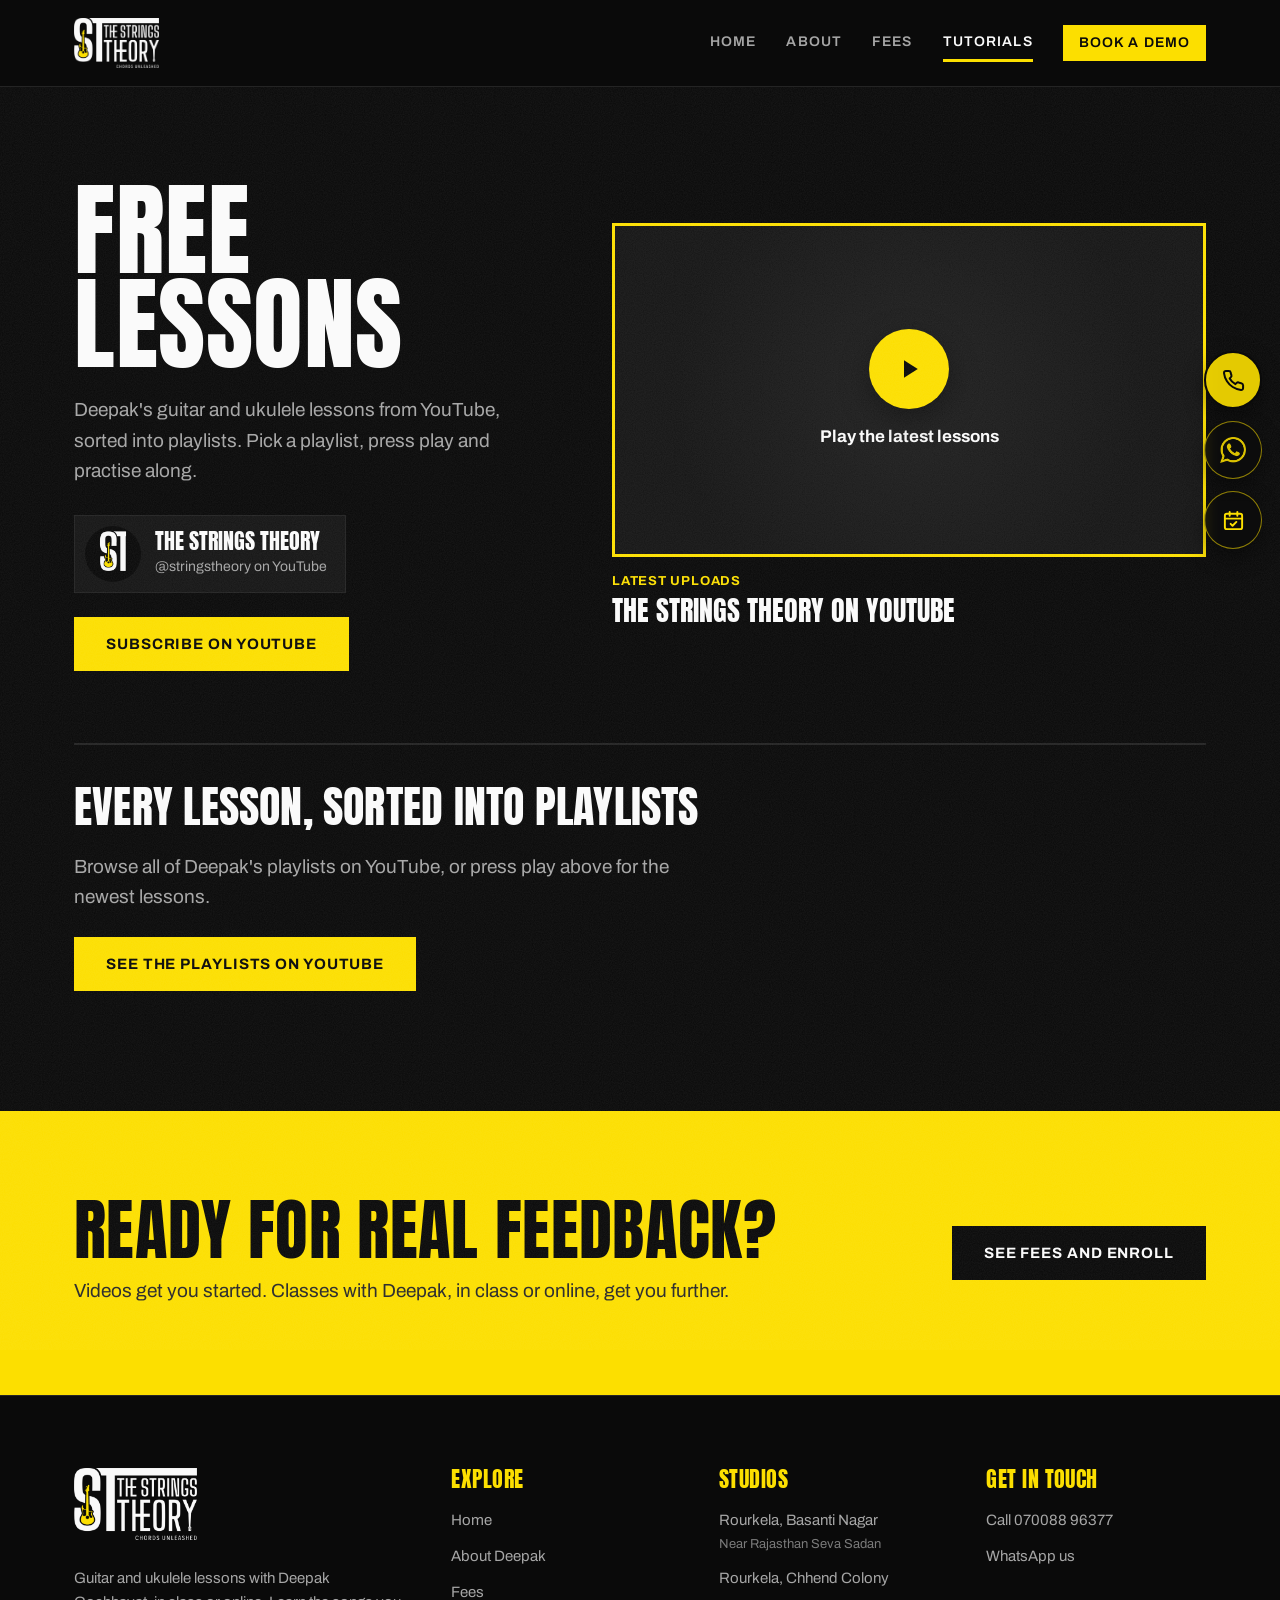
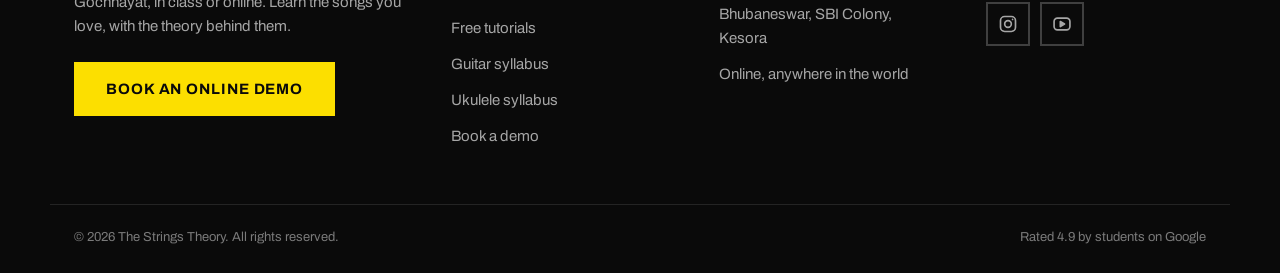
<file: tutorials.html>
<!doctype html>
<html lang="en">
<head>
<meta charset="utf-8">
<meta name="viewport" content="width=device-width, initial-scale=1">
<title>Free Guitar &amp; Ukulele Tutorials | The Strings Theory</title>
<meta name="description" content="Free guitar and ukulele video lessons from Deepak of The Strings Theory, sorted into playlists from his YouTube channel.">
<link rel="canonical" href="https://www.thestringstheory.in/tutorials.html">
<meta name="theme-color" content="#0A0A0A">
<script>document.documentElement.classList.add('js');</script>

<meta property="og:type" content="website">
<meta property="og:site_name" content="The Strings Theory">
<meta property="og:title" content="Free Guitar &amp; Ukulele Tutorials | The Strings Theory">
<meta property="og:description" content="Free guitar and ukulele video lessons from Deepak of The Strings Theory, sorted into playlists from his YouTube channel.">
<meta property="og:url" content="https://www.thestringstheory.in/tutorials.html">
<meta property="og:image" content="https://www.thestringstheory.in/assets/img/hero-stage-bw.jpg">
<meta name="twitter:card" content="summary_large_image">

<link rel="icon" href="assets/img/favicon-32.png?v=2" sizes="32x32" type="image/png">
<link rel="icon" href="assets/img/favicon-192.png?v=2" sizes="192x192" type="image/png">
<link rel="apple-touch-icon" href="assets/img/apple-touch-icon.png?v=2">
<link rel="preconnect" href="https://fonts.googleapis.com">
<link rel="preconnect" href="https://fonts.gstatic.com" crossorigin>
<link rel="stylesheet" href="https://fonts.googleapis.com/css2?family=Anton&family=Archivo:ital,wght@0,400;0,500;0,600;0,700;1,400;1,500&family=Caveat:wght@600;700&display=swap">
<link rel="stylesheet" href="assets/css/style.css?v=45">
</head>
<body class="page-tutorials">
<a class="skip-link" href="#main">Skip to content</a>

<header class="site-header">
  <nav class="container nav" aria-label="Main">
    <a class="nav__brand" href="index.html"><img src="assets/img/logo-white.png?v=2" alt="The Strings Theory, home" width="800" height="469"></a>
    <a class="nav__demo" href="book-demo.html">Book a demo</a>
    <button class="nav__toggle" type="button" aria-expanded="false" aria-controls="nav-links" aria-label="Open menu">
      <span class="nav__bars" aria-hidden="true"><span></span><span></span><span></span></span>
    </button>
    <ul class="nav__links" id="nav-links">
              <li><a href="index.html">Home</a></li>
              <li><a href="about.html">About</a></li>
              <li><a href="fees.html">Fees</a></li>
              <li><a href="tutorials.html" aria-current="page">Tutorials</a></li>
              <li class="nav__cta-item"><a class="nav__cta" href="book-demo.html">Book a demo</a></li>
          </ul>
  </nav>
</header>

<main id="main">

<div class="container tut-head">
  <div class="tut-head__text">
    <h1 class="h-xl">Free lessons</h1>
    <p class="lede">Deepak's guitar and ukulele lessons from YouTube, sorted into playlists. Pick a playlist, press play and practise along.</p>
    <a class="yt-card" href="https://www.youtube.com/@stringstheory" target="_blank" rel="noopener">
      <img class="yt-card__avatar" src="assets/img/favicon-192.png" alt="" width="56" height="56" data-yt-avatar>
      <span class="yt-card__text">
        <strong>The Strings Theory</strong>
        <span data-yt-stats>@stringstheory on YouTube</span>
      </span>
    </a>
    <div class="actions tut-head__actions">
      <a class="btn btn--gold" href="https://www.youtube.com/@stringstheory?sub_confirmation=1" target="_blank" rel="noopener">Subscribe on YouTube</a>
    </div>
  </div>

  <figure class="player" id="player">
    <div class="player__frame">
      <a class="player__start" href="https://www.youtube.com/@stringstheory/videos" target="_blank" rel="noopener" data-play-list="UUOvTby3dG8NA0L4EDv21laQ">
        <span class="player__start-icon" aria-hidden="true"><svg width="30" height="30" viewBox="0 0 24 24" fill="currentColor"><polygon points="8 5 19 12 8 19 8 5"/></svg></span>
        <span>Play the latest lessons</span>
      </a>
    </div>
    <figcaption>
      <span class="player__label" data-player-label>Latest uploads</span>
      <span class="player__title" data-player-title>The Strings Theory on YouTube</span>
      <span class="player__from" data-player-from></span>
    </figcaption>
  </figure>
</div>

<!-- Playlists: built by assets/js/tutorials.js from the Google Apps Script (see booking-config.js) -->
<div id="tutorials">
  <div class="container">
    <div class="tut-fallback">
      <h2 class="h-md">Every lesson, sorted into playlists</h2>
      <p class="lede">Browse all of Deepak's playlists on YouTube, or press play above for the newest lessons.</p>
      <div class="actions" style="margin-top: 24px">
        <a class="btn btn--gold" href="https://www.youtube.com/@stringstheory/playlists" target="_blank" rel="noopener">See the playlists on YouTube</a>
      </div>
    </div>
  </div>
</div>

<section class="paper section" style="padding: 88px 0">
  <div class="container cta-row">
    <div style="flex: 1 1 460px">
      <h2 class="h-lg">Ready for real feedback?</h2>
      <p style="margin-top: 14px; font-size: 19px">Videos get you started. Classes with Deepak, in class or online, get you further.</p>
    </div>
    <a class="btn btn--ink" href="fees.html">See fees and enroll</a>
  </div>
</section>

</main>

<footer class="site-footer">
  <div class="container site-footer__top">
    <div class="site-footer__about">
      <a href="index.html" class="site-footer__logo"><img class="site-footer__brand" src="assets/img/logo-white.png?v=2" alt="The Strings Theory, home" width="800" height="469" loading="lazy"></a>
      <p>Guitar and ukulele lessons with Deepak Gochhayat, in class or online. Learn the songs you love, with the theory behind them.</p>
      <a class="btn btn--gold site-footer__cta" href="book-demo.html">Book an online demo</a>
    </div>
    <nav class="site-footer__col" aria-label="Footer">
      <h2>Explore</h2>
      <ul>
        <li><a href="index.html">Home</a></li>
        <li><a href="about.html">About Deepak</a></li>
        <li><a href="fees.html">Fees</a></li>
        <li><a href="tutorials.html">Free tutorials</a></li>
        <li><a href="guitar-syllabus.html">Guitar syllabus</a></li>
        <li><a href="ukulele-syllabus.html">Ukulele syllabus</a></li>
        <li><a href="book-demo.html">Book a demo</a></li>
      </ul>
    </nav>
    <div class="site-footer__col">
      <h2>Studios</h2>
      <ul>
        <li><a href="https://maps.google.com/?q=The+Strings+Theory+Basanti+Nagar+Rourkela" target="_blank" rel="noopener">Rourkela, Basanti Nagar</a><span>Near Rajasthan Seva Sadan</span></li>
        <li><a href="https://maps.google.com/?q=Chhend+Colony+Rourkela" target="_blank" rel="noopener">Rourkela, Chhend Colony</a></li>
        <li><a href="https://maps.google.com/?q=SBI+Colony+Kesora+Bhubaneswar" target="_blank" rel="noopener">Bhubaneswar, SBI Colony, Kesora</a></li>
        <li>Online, anywhere in the world</li>
      </ul>
    </div>
    <div class="site-footer__col">
      <h2>Get in touch</h2>
      <ul>
        <li><a href="tel:+917008896377">Call 070088 96377</a></li>
        <li><a href="https://wa.me/917008896377?text=Hi%2C%20I%27d%20like%20to%20know%20about%20lessons%20at%20The%20Strings%20Theory." target="_blank" rel="noopener">WhatsApp us</a></li>
        <li><a href="#" data-site-email hidden>Email us</a></li>
      </ul>
      <div class="site-footer__social">
        <a href="https://www.instagram.com/the_stringstheory/" target="_blank" rel="noopener" aria-label="Instagram">
          <svg aria-hidden="true" viewBox="0 0 24 24" fill="none" stroke="currentColor" stroke-width="2" stroke-linecap="round" stroke-linejoin="round"><rect x="3" y="3" width="18" height="18" rx="5"/><circle cx="12" cy="12" r="4"/><circle cx="17.5" cy="6.5" r="1" fill="currentColor" stroke="none"/></svg>
        </a>
        <a href="https://www.youtube.com/@stringstheory" target="_blank" rel="noopener" aria-label="YouTube">
          <svg aria-hidden="true" viewBox="0 0 24 24" fill="none" stroke="currentColor" stroke-width="2" stroke-linecap="round" stroke-linejoin="round"><rect x="2.5" y="5" width="19" height="14" rx="4"/><polygon points="10 9 15 12 10 15 10 9" fill="currentColor"/></svg>
        </a>
      </div>
    </div>
  </div>
  <div class="container site-footer__bottom">
    <span>© <span data-year>2026</span> The Strings Theory. All rights reserved.</span>
    <span>Rated 4.9 by students on Google</span>
  </div>
</footer>

<!-- Floating contact buttons -->
<nav class="fab-stack" id="fab-stack" aria-label="Contact us">
  <button class="fab fab-toggle" type="button" aria-expanded="false" aria-controls="fab-stack" aria-label="Contact options">
    <svg class="icon-open" aria-hidden="true" viewBox="0 0 24 24" fill="none" stroke="currentColor" stroke-width="2.2" stroke-linecap="round" stroke-linejoin="round"><path d="M21 12a8 8 0 0 1-11.6 7.1L4 20.5l1.4-5A8 8 0 1 1 21 12z"/></svg>
    <svg class="icon-close" aria-hidden="true" viewBox="0 0 24 24" fill="none" stroke="currentColor" stroke-width="2.4" stroke-linecap="round"><line x1="6" y1="6" x2="18" y2="18"/><line x1="18" y1="6" x2="6" y2="18"/></svg>
  </button>
  <a class="fab fab--call" href="tel:+917008896377" aria-label="Call 070088 96377" title="Call 070088 96377">
    <svg aria-hidden="true" viewBox="0 0 24 24" fill="none" stroke="currentColor" stroke-width="2.1" stroke-linecap="round" stroke-linejoin="round"><path d="M22 16.9v3a2 2 0 0 1-2.2 2 19.8 19.8 0 0 1-8.6-3.1 19.5 19.5 0 0 1-6-6A19.8 19.8 0 0 1 2.1 4.2 2 2 0 0 1 4.1 2h3a2 2 0 0 1 2 1.7c.1.9.4 1.8.7 2.7a2 2 0 0 1-.5 2.1L8 9.8a16 16 0 0 0 6 6l1.3-1.3a2 2 0 0 1 2.1-.4c.9.3 1.8.6 2.7.7a2 2 0 0 1 1.7 2z"/></svg>
  </a>
  <a class="fab" href="https://wa.me/917008896377?text=Hi%2C%20I%27d%20like%20to%20know%20about%20lessons%20at%20The%20Strings%20Theory." target="_blank" rel="noopener" aria-label="Message us on WhatsApp" title="WhatsApp us">
    <img src="assets/img/whatsapp-gold.png" alt="" width="26" height="26">
  </a>
  <a class="fab" href="#" data-site-email hidden aria-label="Email us" title="Email us">
    <svg aria-hidden="true" viewBox="0 0 24 24" fill="none" stroke="currentColor" stroke-width="2" stroke-linecap="round" stroke-linejoin="round"><rect x="3" y="5" width="18" height="14" rx="2"/><polyline points="3 7 12 13 21 7"/></svg>
  </a>
    <a class="fab" href="book-demo.html" aria-label="Book a demo" title="Book a demo">
    <svg aria-hidden="true" viewBox="0 0 24 24" fill="none" stroke="currentColor" stroke-width="2" stroke-linecap="round" stroke-linejoin="round"><rect x="3" y="5" width="18" height="16" rx="2"/><line x1="3" y1="10" x2="21" y2="10"/><line x1="8" y1="3" x2="8" y2="7"/><line x1="16" y1="3" x2="16" y2="7"/><polyline points="9 15.5 11 17.5 15 13.5"/></svg>
  </a>
</nav>

<!-- Enquiry form: composes a WhatsApp message to the school -->
<dialog class="enquiry" id="enquiry" aria-labelledby="enquiry-title">
  <button class="enquiry__close" type="button" data-close-enquiry aria-label="Close">
    <svg aria-hidden="true" viewBox="0 0 24 24" fill="none" stroke="currentColor" stroke-width="2.4" stroke-linecap="round"><line x1="6" y1="6" x2="18" y2="18"/><line x1="18" y1="6" x2="6" y2="18"/></svg>
  </button>

  <form class="enquiry__form" id="enquiry-form" novalidate data-whatsapp="917008896377">
    <h2 id="enquiry-title" class="enquiry__title">Book a first lesson</h2>
    <p class="enquiry__lede">Fill this in and we'll open WhatsApp with your message ready to send to Deepak.</p>

    <label class="field">Your name
      <input type="text" name="name" autocomplete="name" required>
    </label>
    <label class="field">WhatsApp number
      <input type="tel" name="phone" autocomplete="tel" inputmode="tel" placeholder="10-digit mobile number" required>
    </label>
    <label class="field">Class
      <select name="class">
        <option>Private class</option>
        <option>Group class</option>
        <option>Not sure yet</option>
      </select>
    </label>
    <div class="field-row">
      <label class="field">Instrument
        <select name="instrument">
          <option>Guitar</option>
          <option>Ukulele</option>
          <option>Not sure yet</option>
        </select>
      </label>
      <label class="field">Where
        <select name="mode">
          <option>Rourkela, Basanti Nagar</option>
          <option>Rourkela, Chhend Colony</option>
          <option>Bhubaneswar, SBI Colony</option>
          <option>Online</option>
        </select>
      </label>
    </div>
    <label class="field">Anything we should know? <span class="field__hint">Optional</span>
      <textarea name="message" rows="3" placeholder="Your level, the songs you want to learn, the best time to call"></textarea>
    </label>
    <p class="form-error" role="alert" hidden></p>
    <button class="btn btn--ink btn--block" type="submit">Send on WhatsApp</button>
  </form>

  <div class="enquiry__done" hidden>
    <h2 class="enquiry__title">WhatsApp is open</h2>
    <p class="enquiry__lede">Your message is ready in WhatsApp. Tap send there and Deepak will get back to you. If it's urgent, call 070088 96377.</p>
    <button class="btn btn--ink" type="button" data-close-enquiry>Done</button>
  </div>
</dialog>

<script src="assets/js/site.js?v=1" defer></script>
<script src="assets/js/main.js?v=10" defer></script>
<script src="assets/js/booking-config.js?v=2" defer></script>
<script src="assets/js/tutorials.js?v=4" defer></script>
</body>
</html>
</file>
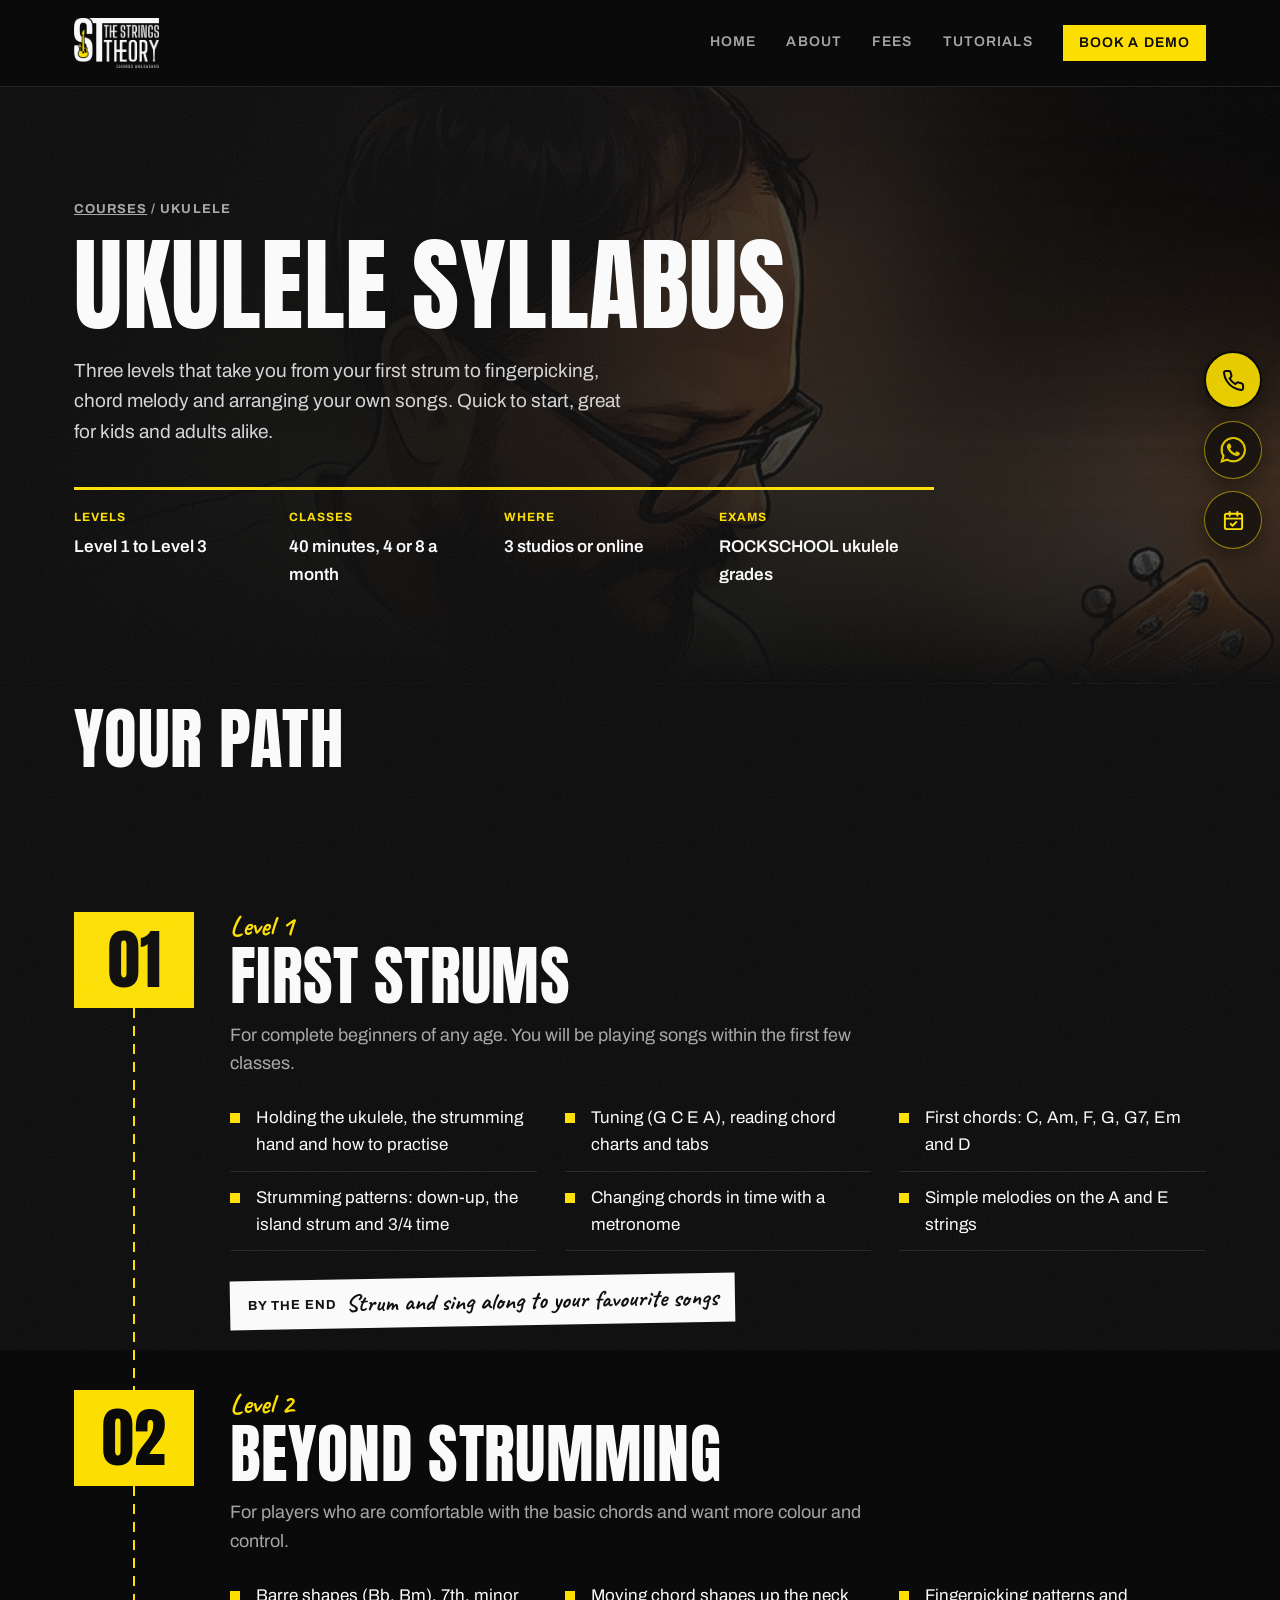
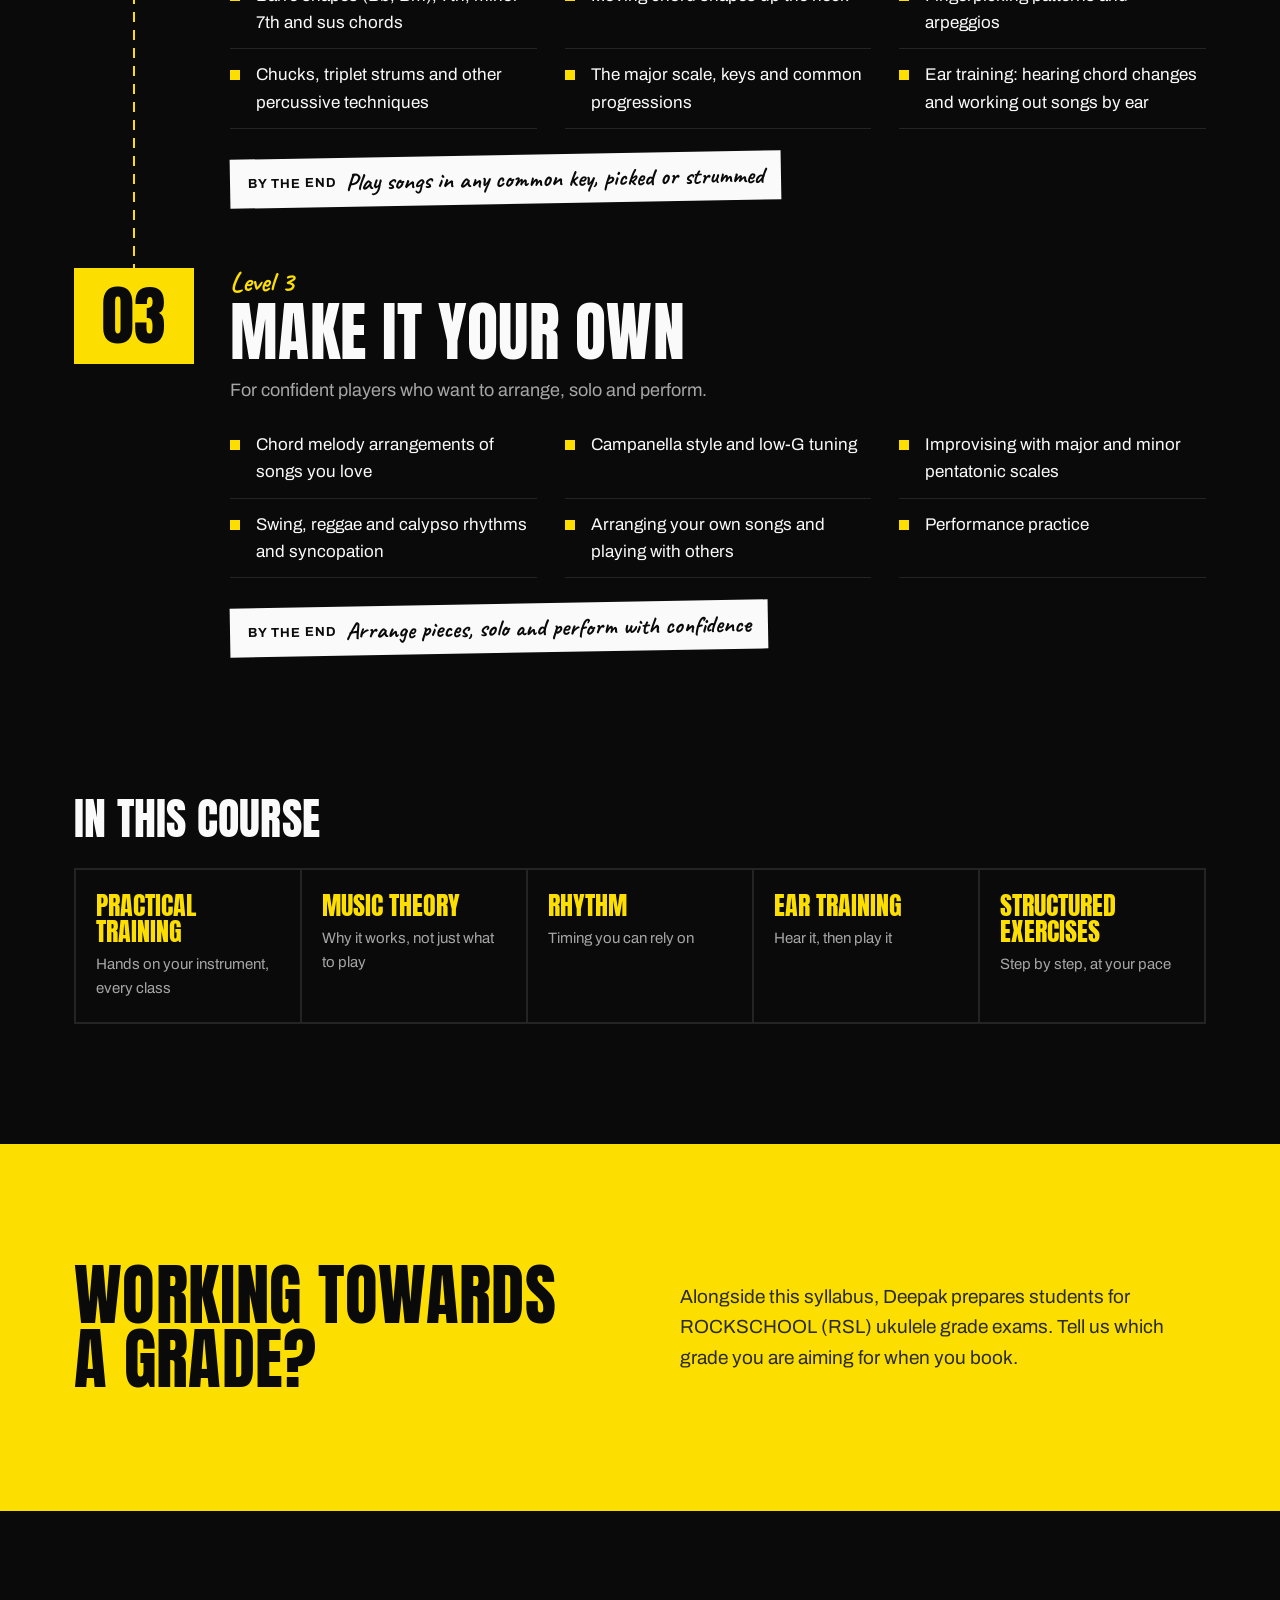
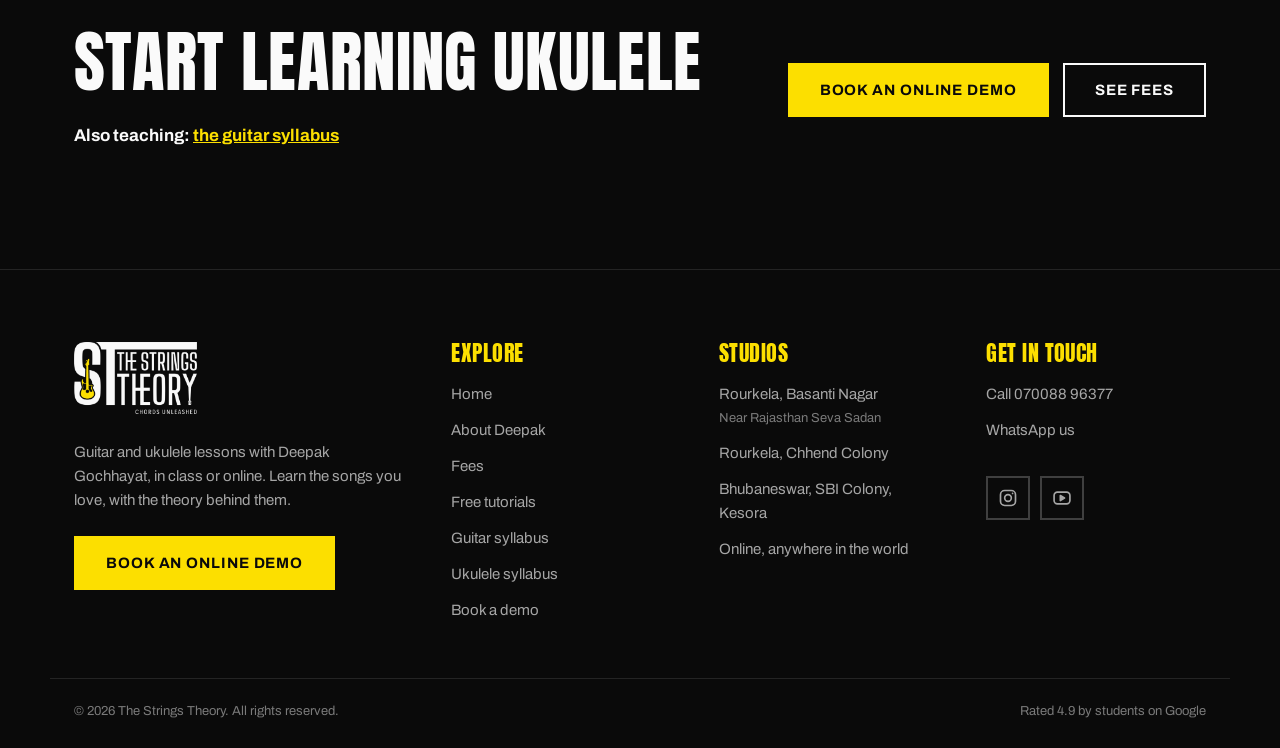
<file: ukulele-syllabus.html>
<!doctype html>
<html lang="en">
<head>
<meta charset="utf-8">
<meta name="viewport" content="width=device-width, initial-scale=1">
<title>Ukulele Syllabus: The Strings Theory, Rourkela &amp; Bhubaneswar</title>
<meta name="description" content="The Strings Theory ukulele syllabus: three levels covering chords, strumming, fingerpicking, chord melody, theory and ear training, with ROCKSCHOOL exam preparation.">
<link rel="canonical" href="https://www.thestringstheory.in/ukulele-syllabus.html">
<meta name="theme-color" content="#0A0A0A">
<script>document.documentElement.classList.add('js');</script>

<meta property="og:type" content="website">
<meta property="og:site_name" content="The Strings Theory">
<meta property="og:title" content="Ukulele Syllabus: The Strings Theory, Rourkela &amp; Bhubaneswar">
<meta property="og:description" content="The Strings Theory ukulele syllabus: three levels covering chords, strumming, fingerpicking, chord melody, theory and ear training, with ROCKSCHOOL exam preparation.">
<meta property="og:url" content="https://www.thestringstheory.in/ukulele-syllabus.html">
<meta property="og:image" content="https://www.thestringstheory.in/assets/img/hero-stage-bw.jpg">
<meta name="twitter:card" content="summary_large_image">

<link rel="icon" href="assets/img/favicon-32.png?v=2" sizes="32x32" type="image/png">
<link rel="icon" href="assets/img/favicon-192.png?v=2" sizes="192x192" type="image/png">
<link rel="apple-touch-icon" href="assets/img/apple-touch-icon.png?v=2">
<link rel="preconnect" href="https://fonts.googleapis.com">
<link rel="preconnect" href="https://fonts.gstatic.com" crossorigin>
<link rel="stylesheet" href="https://fonts.googleapis.com/css2?family=Anton&family=Archivo:ital,wght@0,400;0,500;0,600;0,700;1,400;1,500&family=Caveat:wght@600;700&display=swap">
<link rel="stylesheet" href="assets/css/style.css?v=45">
</head>
<body class="page-syllabus page-ukulele">
<a class="skip-link" href="#main">Skip to content</a>

<header class="site-header">
  <nav class="container nav" aria-label="Main">
    <a class="nav__brand" href="index.html"><img src="assets/img/logo-white.png?v=2" alt="The Strings Theory, home" width="800" height="469"></a>
    <a class="nav__demo" href="book-demo.html">Book a demo</a>
    <button class="nav__toggle" type="button" aria-expanded="false" aria-controls="nav-links" aria-label="Open menu">
      <span class="nav__bars" aria-hidden="true"><span></span><span></span><span></span></span>
    </button>
    <ul class="nav__links" id="nav-links">
              <li><a href="index.html">Home</a></li>
              <li><a href="about.html">About</a></li>
              <li><a href="fees.html">Fees</a></li>
              <li><a href="tutorials.html">Tutorials</a></li>
              <li class="nav__cta-item"><a class="nav__cta" href="book-demo.html">Book a demo</a></li>
          </ul>
  </nav>
</header>

<main id="main">

<section class="page-head page-head--ukulele">
  <div class="container page-head__inner">
    <p class="crumbs"><a href="index.html#courses">Courses</a> / Ukulele</p>
    <h1 class="h-xl">Ukulele syllabus</h1>
    <p class="lede">Three levels that take you from your first strum to fingerpicking, chord melody and arranging your own songs. Quick to start, great for kids and adults alike.</p>
    <dl class="facts">
        <div><dt>Levels</dt><dd>Level 1 to Level 3</dd></div>
        <div><dt>Classes</dt><dd>40 minutes, 4 or 8 a month</dd></div>
        <div><dt>Where</dt><dd>3 studios or online</dd></div>
        <div><dt>Exams</dt><dd>ROCKSCHOOL ukulele grades</dd></div>
    </dl>
  </div>
</section>

<section class="section section--tight-top" aria-labelledby="path-h">
  <div class="container">
    <h2 id="path-h" class="h-lg" data-reveal>Your path</h2>
    <p class="lede" data-reveal>Your first class works out where you fit, so you can start at the right level. Everyone moves through it at their own pace.</p>
    <div class="levels">
      <article class="level" data-reveal>
        <div class="level__num" aria-hidden="true">01</div>
        <div>
          <p class="level__tag">Level 1</p>
          <h3 class="level__title">First strums</h3>
          <p class="level__intro">For complete beginners of any age. You will be playing songs within the first few classes.</p>
          <ul class="level__list">
            <li>Holding the ukulele, the strumming hand and how to practise</li>
            <li>Tuning (G C E A), reading chord charts and tabs</li>
            <li>First chords: C, Am, F, G, G7, Em and D</li>
            <li>Strumming patterns: down-up, the island strum and 3/4 time</li>
            <li>Changing chords in time with a metronome</li>
            <li>Simple melodies on the A and E strings</li>
          </ul>
          <p class="level__goal"><b>By the end</b>Strum and sing along to your favourite songs</p>
        </div>
      </article>
      <article class="level" data-reveal>
        <div class="level__num" aria-hidden="true">02</div>
        <div>
          <p class="level__tag">Level 2</p>
          <h3 class="level__title">Beyond strumming</h3>
          <p class="level__intro">For players who are comfortable with the basic chords and want more colour and control.</p>
          <ul class="level__list">
            <li>Barre shapes (Bb, Bm), 7th, minor 7th and sus chords</li>
            <li>Moving chord shapes up the neck</li>
            <li>Fingerpicking patterns and arpeggios</li>
            <li>Chucks, triplet strums and other percussive techniques</li>
            <li>The major scale, keys and common progressions</li>
            <li>Ear training: hearing chord changes and working out songs by ear</li>
          </ul>
          <p class="level__goal"><b>By the end</b>Play songs in any common key, picked or strummed</p>
        </div>
      </article>
      <article class="level" data-reveal>
        <div class="level__num" aria-hidden="true">03</div>
        <div>
          <p class="level__tag">Level 3</p>
          <h3 class="level__title">Make it your own</h3>
          <p class="level__intro">For confident players who want to arrange, solo and perform.</p>
          <ul class="level__list">
            <li>Chord melody arrangements of songs you love</li>
            <li>Campanella style and low-G tuning</li>
            <li>Improvising with major and minor pentatonic scales</li>
            <li>Swing, reggae and calypso rhythms and syncopation</li>
            <li>Arranging your own songs and playing with others</li>
            <li>Performance practice</li>
          </ul>
          <p class="level__goal"><b>By the end</b>Arrange pieces, solo and perform with confidence</p>
        </div>
      </article>
    </div>
  </div>
</section>

<section class="section section--tight-top" aria-labelledby="strands-h">
  <div class="container">
    <h2 id="strands-h" class="h-md" data-reveal>In this course</h2>
    <ul class="strands" data-reveal>
        <li><b>Practical training</b><span>Hands on your instrument, every class</span></li>
        <li><b>Music theory</b><span>Why it works, not just what to play</span></li>
        <li><b>Rhythm</b><span>Timing you can rely on</span></li>
        <li><b>Ear training</b><span>Hear it, then play it</span></li>
        <li><b>Structured exercises</b><span>Step by step, at your pace</span></li>
    </ul>
  </div>
</section>

<section class="paper section exam-band" aria-labelledby="exam-h">
  <div class="container split">
    <h2 id="exam-h" class="h-lg" data-reveal>Working towards a grade?</h2>
    <p class="lede" style="margin-top: 0" data-reveal>Alongside this syllabus, Deepak prepares students for ROCKSCHOOL (RSL) ukulele grade exams. Tell us which grade you are aiming for when you book.</p>
  </div>
</section>

<section class="section">
  <div class="container cta-row">
    <div>
      <h2 class="h-lg">Start learning ukulele</h2>
      <p class="next-course">Also teaching: <a href="guitar-syllabus.html">the guitar syllabus</a></p>
    </div>
    <div class="actions">
      <a class="btn btn--gold" href="book-demo.html?instrument=Ukulele">Book an online demo</a>
      <a class="btn btn--outline" href="fees.html">See fees</a>
    </div>
  </div>
</section>

</main>

<footer class="site-footer">
  <div class="container site-footer__top">
    <div class="site-footer__about">
      <a href="index.html" class="site-footer__logo"><img class="site-footer__brand" src="assets/img/logo-white.png?v=2" alt="The Strings Theory, home" width="800" height="469" loading="lazy"></a>
      <p>Guitar and ukulele lessons with Deepak Gochhayat, in class or online. Learn the songs you love, with the theory behind them.</p>
      <a class="btn btn--gold site-footer__cta" href="book-demo.html">Book an online demo</a>
    </div>
    <nav class="site-footer__col" aria-label="Footer">
      <h2>Explore</h2>
      <ul>
        <li><a href="index.html">Home</a></li>
        <li><a href="about.html">About Deepak</a></li>
        <li><a href="fees.html">Fees</a></li>
        <li><a href="tutorials.html">Free tutorials</a></li>
        <li><a href="guitar-syllabus.html">Guitar syllabus</a></li>
        <li><a href="ukulele-syllabus.html">Ukulele syllabus</a></li>
        <li><a href="book-demo.html">Book a demo</a></li>
      </ul>
    </nav>
    <div class="site-footer__col">
      <h2>Studios</h2>
      <ul>
        <li><a href="https://maps.google.com/?q=The+Strings+Theory+Basanti+Nagar+Rourkela" target="_blank" rel="noopener">Rourkela, Basanti Nagar</a><span>Near Rajasthan Seva Sadan</span></li>
        <li><a href="https://maps.google.com/?q=Chhend+Colony+Rourkela" target="_blank" rel="noopener">Rourkela, Chhend Colony</a></li>
        <li><a href="https://maps.google.com/?q=SBI+Colony+Kesora+Bhubaneswar" target="_blank" rel="noopener">Bhubaneswar, SBI Colony, Kesora</a></li>
        <li>Online, anywhere in the world</li>
      </ul>
    </div>
    <div class="site-footer__col">
      <h2>Get in touch</h2>
      <ul>
        <li><a href="tel:+917008896377">Call 070088 96377</a></li>
        <li><a href="https://wa.me/917008896377?text=Hi%2C%20I%27d%20like%20to%20know%20about%20lessons%20at%20The%20Strings%20Theory." target="_blank" rel="noopener">WhatsApp us</a></li>
        <li><a href="#" data-site-email hidden>Email us</a></li>
      </ul>
      <div class="site-footer__social">
        <a href="https://www.instagram.com/the_stringstheory/" target="_blank" rel="noopener" aria-label="Instagram">
          <svg aria-hidden="true" viewBox="0 0 24 24" fill="none" stroke="currentColor" stroke-width="2" stroke-linecap="round" stroke-linejoin="round"><rect x="3" y="3" width="18" height="18" rx="5"/><circle cx="12" cy="12" r="4"/><circle cx="17.5" cy="6.5" r="1" fill="currentColor" stroke="none"/></svg>
        </a>
        <a href="https://www.youtube.com/@stringstheory" target="_blank" rel="noopener" aria-label="YouTube">
          <svg aria-hidden="true" viewBox="0 0 24 24" fill="none" stroke="currentColor" stroke-width="2" stroke-linecap="round" stroke-linejoin="round"><rect x="2.5" y="5" width="19" height="14" rx="4"/><polygon points="10 9 15 12 10 15 10 9" fill="currentColor"/></svg>
        </a>
      </div>
    </div>
  </div>
  <div class="container site-footer__bottom">
    <span>© <span data-year>2026</span> The Strings Theory. All rights reserved.</span>
    <span>Rated 4.9 by students on Google</span>
  </div>
</footer>

<!-- Floating contact buttons -->
<nav class="fab-stack" id="fab-stack" aria-label="Contact us">
  <button class="fab fab-toggle" type="button" aria-expanded="false" aria-controls="fab-stack" aria-label="Contact options">
    <svg class="icon-open" aria-hidden="true" viewBox="0 0 24 24" fill="none" stroke="currentColor" stroke-width="2.2" stroke-linecap="round" stroke-linejoin="round"><path d="M21 12a8 8 0 0 1-11.6 7.1L4 20.5l1.4-5A8 8 0 1 1 21 12z"/></svg>
    <svg class="icon-close" aria-hidden="true" viewBox="0 0 24 24" fill="none" stroke="currentColor" stroke-width="2.4" stroke-linecap="round"><line x1="6" y1="6" x2="18" y2="18"/><line x1="18" y1="6" x2="6" y2="18"/></svg>
  </button>
  <a class="fab fab--call" href="tel:+917008896377" aria-label="Call 070088 96377" title="Call 070088 96377">
    <svg aria-hidden="true" viewBox="0 0 24 24" fill="none" stroke="currentColor" stroke-width="2.1" stroke-linecap="round" stroke-linejoin="round"><path d="M22 16.9v3a2 2 0 0 1-2.2 2 19.8 19.8 0 0 1-8.6-3.1 19.5 19.5 0 0 1-6-6A19.8 19.8 0 0 1 2.1 4.2 2 2 0 0 1 4.1 2h3a2 2 0 0 1 2 1.7c.1.9.4 1.8.7 2.7a2 2 0 0 1-.5 2.1L8 9.8a16 16 0 0 0 6 6l1.3-1.3a2 2 0 0 1 2.1-.4c.9.3 1.8.6 2.7.7a2 2 0 0 1 1.7 2z"/></svg>
  </a>
  <a class="fab" href="https://wa.me/917008896377?text=Hi%2C%20I%27d%20like%20to%20know%20about%20lessons%20at%20The%20Strings%20Theory." target="_blank" rel="noopener" aria-label="Message us on WhatsApp" title="WhatsApp us">
    <img src="assets/img/whatsapp-gold.png" alt="" width="26" height="26">
  </a>
  <a class="fab" href="#" data-site-email hidden aria-label="Email us" title="Email us">
    <svg aria-hidden="true" viewBox="0 0 24 24" fill="none" stroke="currentColor" stroke-width="2" stroke-linecap="round" stroke-linejoin="round"><rect x="3" y="5" width="18" height="14" rx="2"/><polyline points="3 7 12 13 21 7"/></svg>
  </a>
    <a class="fab" href="book-demo.html" aria-label="Book a demo" title="Book a demo">
    <svg aria-hidden="true" viewBox="0 0 24 24" fill="none" stroke="currentColor" stroke-width="2" stroke-linecap="round" stroke-linejoin="round"><rect x="3" y="5" width="18" height="16" rx="2"/><line x1="3" y1="10" x2="21" y2="10"/><line x1="8" y1="3" x2="8" y2="7"/><line x1="16" y1="3" x2="16" y2="7"/><polyline points="9 15.5 11 17.5 15 13.5"/></svg>
  </a>
</nav>

<!-- Enquiry form: composes a WhatsApp message to the school -->
<dialog class="enquiry" id="enquiry" aria-labelledby="enquiry-title">
  <button class="enquiry__close" type="button" data-close-enquiry aria-label="Close">
    <svg aria-hidden="true" viewBox="0 0 24 24" fill="none" stroke="currentColor" stroke-width="2.4" stroke-linecap="round"><line x1="6" y1="6" x2="18" y2="18"/><line x1="18" y1="6" x2="6" y2="18"/></svg>
  </button>

  <form class="enquiry__form" id="enquiry-form" novalidate data-whatsapp="917008896377">
    <h2 id="enquiry-title" class="enquiry__title">Book a first lesson</h2>
    <p class="enquiry__lede">Fill this in and we'll open WhatsApp with your message ready to send to Deepak.</p>

    <label class="field">Your name
      <input type="text" name="name" autocomplete="name" required>
    </label>
    <label class="field">WhatsApp number
      <input type="tel" name="phone" autocomplete="tel" inputmode="tel" placeholder="10-digit mobile number" required>
    </label>
    <label class="field">Class
      <select name="class">
        <option>Private class</option>
        <option>Group class</option>
        <option>Not sure yet</option>
      </select>
    </label>
    <div class="field-row">
      <label class="field">Instrument
        <select name="instrument">
          <option>Guitar</option>
          <option>Ukulele</option>
          <option>Not sure yet</option>
        </select>
      </label>
      <label class="field">Where
        <select name="mode">
          <option>Rourkela, Basanti Nagar</option>
          <option>Rourkela, Chhend Colony</option>
          <option>Bhubaneswar, SBI Colony</option>
          <option>Online</option>
        </select>
      </label>
    </div>
    <label class="field">Anything we should know? <span class="field__hint">Optional</span>
      <textarea name="message" rows="3" placeholder="Your level, the songs you want to learn, the best time to call"></textarea>
    </label>
    <p class="form-error" role="alert" hidden></p>
    <button class="btn btn--ink btn--block" type="submit">Send on WhatsApp</button>
  </form>

  <div class="enquiry__done" hidden>
    <h2 class="enquiry__title">WhatsApp is open</h2>
    <p class="enquiry__lede">Your message is ready in WhatsApp. Tap send there and Deepak will get back to you. If it's urgent, call 070088 96377.</p>
    <button class="btn btn--ink" type="button" data-close-enquiry>Done</button>
  </div>
</dialog>

<script src="assets/js/site.js?v=1" defer></script>
<script src="assets/js/main.js?v=10" defer></script>
</body>
</html>
</file>
<file: assets/css/style.css>
/* ==========================================================================
   The Strings Theory — site styles
   Yellow, black and white gig-poster look, built on GraySpark's original
   "voltage yellow" system: near-black ground, white ink, one electric yellow,
   condensed Anton headlines over Archivo text, a little film grain.
   ========================================================================== */

:root {
  /* Core palette */
  --black: #0A0A0A;          /* page ground */
  --surface: #161616;        /* one tone step up, for panels */
  --surface-2: #242424;      /* two steps up, for quiet fills */
  --line: #333333;           /* the few lines we keep (table rows, header) */
  --white: #FAFAFA;          /* ink on black; paper */
  --muted: #A6A6A6;          /* secondary text on black (8:1) */
  --yellow: #FCDF00;         /* GraySpark voltage yellow */
  --yellow-hover: #FFE94D;
  --on-yellow: #0A0A0A;
  --on-yellow-body: #2A2A2A; /* body text on yellow (10.7:1) */
  --on-white-body: #3D3D3D;  /* body text on white paper */
  --on-white-muted: #5C5C5C;
  --chip-line: #3F3F3F;

  /* Older names still used in a few templates */
  --gold: var(--yellow);
  --paper: var(--white);
  --ink: var(--black);
  --velvet: var(--surface);
  --oxblood: var(--black);

  /* Type: Anton for display, Archivo for text, Caveat for handwriting */
  --display: 'Anton', Impact, 'Arial Narrow', sans-serif;
  --body: 'Archivo', system-ui, -apple-system, 'Segoe UI', sans-serif;
  --hand: 'Caveat', 'Segoe Print', cursive;

  /* Type scale: six sizes do the work */
  --t-display: clamp(52px, 8vw, 116px);
  --t-h2: clamp(40px, 5.2vw, 76px);
  --t-h3: clamp(30px, 3.4vw, 46px);
  --t-h4: 26px;
  --t-lead: 19px;
  --t-body: 17px;
  --t-small: 14px;

  --wrap: 1180px;
  --ease: cubic-bezier(.2, .7, .2, 1);
}

/* ---------- Base ---------- */
*, *::before, *::after { box-sizing: border-box; }
html { -webkit-text-size-adjust: 100%; }
@media (prefers-reduced-motion: no-preference) { html { scroll-behavior: smooth; } }
body {
  margin: 0;
  background: var(--black);
  color: var(--white);
  font-family: var(--body);
  font-size: var(--t-body);
  line-height: 1.6;
  overflow-x: hidden;
}
/* Film grain over everything, as on GraySpark */
body::after {
  content: ""; position: fixed; inset: -50%; z-index: 40; pointer-events: none;
  opacity: .07;
  background-image: url("data:image/svg+xml,%3Csvg xmlns='http://www.w3.org/2000/svg' width='180' height='180'%3E%3Cfilter id='n'%3E%3CfeTurbulence type='fractalNoise' baseFrequency='.9' numOctaves='2' stitchTiles='stitch'/%3E%3CfeColorMatrix values='0 0 0 0 1 0 0 0 0 1 0 0 0 0 1 0 0 0 .9 0'/%3E%3C/filter%3E%3Crect width='100%25' height='100%25' filter='url(%23n)'/%3E%3C/svg%3E");
}
img { max-width: 100%; height: auto; display: block; }
a { color: var(--white); }
a:hover { color: var(--yellow); }
:focus-visible { outline: 3px solid var(--yellow); outline-offset: 3px; }
h1, h2, h3 { font-family: var(--display); font-weight: 400; margin: 0; text-transform: uppercase; letter-spacing: .005em; }
p { margin: 0; }
ul, ol { margin: 0; }

.container { max-width: var(--wrap); margin: 0 auto; padding: 0 24px; }
.skip-link { position: absolute; left: 12px; top: -60px; z-index: 100; padding: 10px 16px; background: var(--yellow); color: var(--black); font-weight: 700; }
.skip-link:focus { top: 12px; }

.h-xl { font-size: var(--t-display); line-height: .92; }
.h-lg { font-size: var(--t-h2); line-height: .95; }
.h-md { font-size: var(--t-h3); line-height: 1; }
.lede { margin-top: 24px; font-size: var(--t-lead); color: var(--muted); max-width: 600px; }
.muted { color: var(--muted); }

/* ---------- Buttons: square, flat, one fill ---------- */
.btn {
  display: inline-flex; align-items: center; justify-content: center; gap: 10px;
  min-height: 54px; padding: 0 30px;
  border: 2px solid transparent; border-radius: 0;
  font: 700 15px/1.2 var(--body); letter-spacing: .06em; text-transform: uppercase;
  text-decoration: none; cursor: pointer;
  transition: background-color .18s var(--ease), color .18s var(--ease), transform .18s var(--ease);
}
.btn:active { transform: translateY(1px); }
.btn--gold { background: var(--yellow); color: var(--black); }
.btn--gold:hover { background: var(--yellow-hover); color: var(--black); }
.btn--outline { border-color: var(--white); color: var(--white); background: transparent; }
.btn--outline:hover { background: var(--white); color: var(--black); }
.btn--ink { background: var(--black); color: var(--white); }
.btn--ink:hover { background: var(--surface-2); color: var(--yellow); }
.btn--outline-ink { border-color: var(--black); color: var(--black); background: transparent; }
.btn--outline-ink:hover { background: var(--black); color: var(--yellow); }
.btn--block { width: 100%; }
.btn[disabled] { opacity: .5; cursor: not-allowed; }
.actions { display: flex; flex-wrap: wrap; gap: 14px; }

/* ---------- Header ---------- */
.site-header { background: var(--black); border-bottom: 1px solid var(--surface-2); position: relative; z-index: 45; }
.nav { display: flex; flex-wrap: wrap; align-items: center; justify-content: space-between; gap: 10px 28px; padding-top: 18px; padding-bottom: 18px; }
.nav__brand { display: block; line-height: 0; }
.nav__brand img { width: auto; height: 50px; }
.nav__brand:hover { color: var(--white); }
.nav__links { list-style: none; padding: 0; display: flex; flex-wrap: wrap; gap: 6px 30px; font: 600 14px/1.2 var(--body); letter-spacing: .08em; text-transform: uppercase; }
.nav__links a { display: inline-block; padding: 10px 0 8px; color: var(--muted); text-decoration: none; border-bottom: 3px solid transparent; transition: color .18s; }
.nav__links a:hover { color: var(--white); }
.nav__links a[aria-current="page"] { color: var(--white); border-bottom-color: var(--yellow); }
.nav__links { align-items: center; }
.nav__links .nav__cta { padding: 10px 16px; border: 0; background: var(--yellow); color: var(--black); }
.nav__links .nav__cta:hover { background: var(--yellow-hover); color: var(--black); }
.nav__links .nav__cta[aria-current="page"] { color: var(--black); box-shadow: inset 0 -3px 0 var(--black); }

/* ---------- Footer ---------- */
.site-footer { background: var(--black); border-top: 1px solid var(--surface-2); position: relative; z-index: 41; }
.site-footer__top { display: grid; grid-template-columns: minmax(0, 1.5fr) repeat(3, minmax(0, 1fr)); gap: 40px 48px; padding-top: 72px; padding-bottom: 56px; }
.site-footer__brand { width: auto; height: 72px; }
.site-footer__logo { display: inline-block; line-height: 0; }
.site-footer__about p { margin-top: 18px; max-width: 340px; color: var(--muted); font-size: 15px; }
.site-footer__cta { margin-top: 24px; }
.site-footer a.btn--gold, .site-footer a.btn--gold:hover { color: var(--black); }
.site-footer__col h2 { font: 400 22px/1 var(--display); text-transform: uppercase; color: var(--yellow); letter-spacing: .02em; }
.site-footer__col ul { list-style: none; margin: 18px 0 0; padding: 0; display: flex; flex-direction: column; gap: 12px; font-size: 15px; color: var(--muted); }
.site-footer__col li span { display: block; margin-top: 2px; font-size: 13px; color: #7A7A7A; }
.site-footer__col a { color: #D4D4D4; text-decoration: none; }
.site-footer__col a:hover { color: var(--yellow); text-decoration: underline; text-underline-offset: 3px; }
.site-footer__social { margin-top: 22px; display: flex; gap: 10px; }
.site-footer__social a { display: inline-flex; align-items: center; justify-content: center; width: 44px; height: 44px; border: 2px solid var(--chip-line); color: var(--white); }
.site-footer__social a:hover { border-color: var(--yellow); color: var(--yellow); }
.site-footer__social svg { width: 20px; height: 20px; }
.site-footer__bottom { display: flex; flex-wrap: wrap; justify-content: space-between; gap: 8px 24px; padding-top: 22px; padding-bottom: 26px; border-top: 1px solid var(--surface-2); font-size: 13px; color: #7A7A7A; }
@media (max-width: 960px) { .site-footer__top { grid-template-columns: repeat(2, minmax(0, 1fr)); } }
@media (max-width: 560px) { .site-footer__top { grid-template-columns: minmax(0, 1fr); padding-top: 56px; gap: 36px; } .site-footer__cta { width: 100%; } }
.site-footer a { color: var(--muted); }
.site-footer a:hover { color: var(--yellow); }

/* ---------- Home: poster hero ---------- */
.hero {
  padding: 56px 0 88px; overflow: hidden;
  background-color: var(--black);
  background-image:
    linear-gradient(180deg, rgba(10,10,10,.45) 0%, rgba(10,10,10,.62) 65%, var(--black) 100%),
    url(../img/hero-stage-bw.jpg);
  background-size: cover;
  background-position: center 35%;
}
.poster {
  max-width: 760px; margin: 0 auto;
  background: var(--yellow); color: var(--black);
  box-shadow: 0 30px 70px rgba(0,0,0,.6);
  outline: 3px solid var(--black); outline-offset: -16px;
  padding: clamp(40px, 6vw, 64px) clamp(26px, 6vw, 72px);
  text-align: center;
}
.poster__presents { font: italic 500 18px/1.4 var(--body); color: var(--on-yellow-body); }
.poster__bill { margin-top: 16px; line-height: .9; color: var(--black); letter-spacing: 0; }
.poster__bill span { display: block; }
.poster__headliner { font-size: clamp(84px, 20vw, 196px); letter-spacing: -.01em; }
.poster__support { margin-top: 10px; font-size: clamp(38px, 7.4vw, 80px); }
.poster__guest-label { margin-top: 18px; font: 700 30px/1.1 var(--hand); text-transform: none; }
.poster__guest { margin-top: 2px; font-size: clamp(34px, 5.6vw, 60px); }
.poster__meta {
  margin: 34px auto 0; max-width: 540px;
  display: flex; flex-wrap: wrap; justify-content: center; row-gap: 8px;
  border-top: 3px solid var(--black); border-bottom: 3px solid var(--black);
  padding: 14px 0; font: 700 15px/1.4 var(--body); letter-spacing: .04em; text-transform: uppercase;
}
.poster__meta span { flex: 1 1 100%; }
.poster__rating { margin-top: 20px; font-size: 16px; font-weight: 600; color: var(--on-yellow-body); }
.stars { color: var(--black); letter-spacing: 2px; }
.hero__actions { max-width: 760px; margin: 28px auto 0; padding: 0 20px; justify-content: center; }

/* Moving wall of posters. Without JS it is a row you can scroll sideways. */
.hposters { overflow-x: auto; scrollbar-width: none; }
.hposters::-webkit-scrollbar { display: none; }
.hposters__track { display: flex; width: max-content; padding: 30px 0 44px 24px; }
.hposters.is-moving { overflow: hidden; }
.hposters.is-moving .hposters__track { padding-left: 0; animation: hp-scroll var(--hp-dur, 70s) linear infinite; }
.hposters.is-moving:hover .hposters__track, .hposters.is-moving:focus-within .hposters__track { animation-play-state: paused; }
@keyframes hp-scroll { to { transform: translateX(-50%); } }

.hposter {
  --r: -1.6deg;
  position: relative; isolation: isolate; flex: none; container-type: inline-size;
  width: clamp(250px, 23vw, 330px); aspect-ratio: 3 / 4; margin-right: 34px;
  display: flex; flex-direction: column; align-items: center; justify-content: center; gap: 0;
  padding: 0; text-align: center; text-decoration: none; overflow: visible;
  box-shadow: 0 26px 50px rgba(0,0,0,.6); transform: rotate(var(--r));
  transition: transform .35s var(--ease), box-shadow .35s var(--ease);
}
.hposter:nth-child(3n+2) { --r: 1.3deg; }
.hposter:nth-child(3n) { --r: -.6deg; }
.hposter::before { /* strip of tape */
  content: ""; position: absolute; top: -13px; left: 50%; z-index: 3; width: 34%; height: 26px; margin-left: -17%;
  background: rgba(250,250,250,.55); transform: rotate(-4deg); box-shadow: 0 2px 6px rgba(0,0,0,.2);
}
a.hposter:hover, a.hposter:focus-visible { transform: rotate(0) translateY(-6px) scale(1.03); box-shadow: 0 34px 60px rgba(0,0,0,.7); }
a.hposter:focus-visible { outline: 3px solid var(--white); outline-offset: 6px; }
/* keep each poster's own text colour when hovered (links on the site turn yellow on hover) */
a.hposter--yellow:hover, a.hposter--yellow:focus-visible, a.hposter--white:hover, a.hposter--white:focus-visible { color: var(--black); }
a.hposter--black:hover, a.hposter--black:focus-visible, a.hposter--photo:hover, a.hposter--photo:focus-visible { color: var(--white); }
.hp-in { position: relative; z-index: 1; width: 100%; height: 100%; display: flex; flex-direction: column; align-items: center; justify-content: center; padding: 11cqw 9cqw; }
.hposter--yellow { background: var(--yellow); color: var(--black); outline: 3px solid var(--black); outline-offset: -14px; }
.hposter--black { background: #0D0D0D; color: var(--white); outline: 2px solid var(--yellow); outline-offset: -14px; }
.hposter--black::before { background: rgba(252,223,0,.7); }
.hposter--white { background: #F6F4EE; color: var(--black); outline: 2px dashed #9A9A9A; outline-offset: -14px; }
.hposter--photo { background: var(--black); color: var(--white); }
.hposter--photo .hp-in { justify-content: flex-end; }
.hposter--photo .hp-bg { position: absolute; inset: 0; z-index: 0; width: 100%; height: 100%; object-fit: cover; filter: grayscale(1) contrast(1.1); }
.hposter--photo::after { content: ""; position: absolute; inset: 0; z-index: 0; background: linear-gradient(180deg, rgba(10,10,10,.05) 20%, rgba(10,10,10,.85) 70%, rgba(10,10,10,.95) 100%); }
.hposter--photo .hp-kicker { color: var(--yellow); }

.hp-small { font: italic 500 5.2cqw/1.3 var(--body); }
.hposter--yellow .hp-small, .hposter--white .hp-small { color: var(--on-yellow-body); }
.hposter--black .hp-small, .hposter--photo .hp-small { color: #D4D4D4; }
.hp-bill { margin: 0; letter-spacing: 0; color: inherit; }
.hp-bill span { display: block; }
.hp-kicker { display: block; margin-top: 2cqw; font: 700 8.6cqw/1.05 var(--hand); text-transform: none; }
.hposter--black .hp-kicker { color: var(--yellow); }
.hp-big { display: block; margin-top: 1cqw; font: 400 27cqw/.86 var(--display); text-transform: uppercase; letter-spacing: -.01em; }
.hp-big--sm { font-size: 22cqw; }
.hp-mid { display: block; margin-top: 1.5cqw; font: 400 13cqw/.92 var(--display); text-transform: uppercase; }
.hp-yellow { color: var(--yellow); }
.hp-meta { width: 100%; margin-top: 6cqw; padding: 3cqw 0; border-top: 3px solid currentColor; border-bottom: 3px solid currentColor; font: 700 4.2cqw/1.45 var(--body); letter-spacing: .04em; text-transform: uppercase; }
.hp-foot { margin-top: 4.5cqw; font-size: 4.6cqw; font-weight: 600; }
.hp-stars { margin-top: 2cqw; font-size: 7cqw; letter-spacing: 1cqw; color: var(--yellow); }
.hp-quote { display: block; height: 15cqw; margin-top: 2cqw; font: 400 36cqw/.9 var(--display); }
.hp-said { margin-top: 2cqw; font: 400 10.5cqw/1 var(--display); text-transform: uppercase; }
.hp-stars--ink { color: var(--black); }
.hp-said + .hp-small { margin-top: 4cqw; }
#reviews { scroll-margin-top: 24px; }
.hp-cta { display: inline-block; margin-top: 6cqw; padding: 3cqw 5.5cqw; background: var(--black); color: var(--yellow); font: 700 4.4cqw/1 var(--body); letter-spacing: .06em; text-transform: uppercase; }
.hp-cta--yellow { background: var(--yellow); color: var(--black); }
.hp-stamp {
  position: absolute; top: 7cqw; right: -5cqw; z-index: 2; width: 30cqw; height: 30cqw; border-radius: 50%;
  display: flex; flex-direction: column; align-items: center; justify-content: center;
  background: var(--yellow); color: var(--black); transform: rotate(12deg); box-shadow: 0 8px 18px rgba(0,0,0,.3);
  font: 700 3.6cqw/1.1 var(--body); text-transform: uppercase; letter-spacing: .04em;
}
.hp-stamp b { font: 400 8cqw/1 var(--display); letter-spacing: 0; }
.hp-play { display: flex; align-items: center; justify-content: center; width: 26cqw; height: 26cqw; margin: 6cqw 0 4cqw; border-radius: 50%; background: var(--black); color: var(--yellow); }
.hp-play svg { width: 11cqw; height: 11cqw; margin-left: 1.5cqw; }
@media (prefers-reduced-motion: reduce) { .hposter { transition: none; } }

/* Ticker ribbon under the hero */
.ticker { background: var(--yellow); color: var(--black); overflow: hidden; white-space: nowrap; position: relative; z-index: 2; }
.ticker__track { display: inline-flex; gap: 0; padding: 14px 0; animation: ticker 38s linear infinite; }
.ticker:hover .ticker__track { animation-play-state: paused; }
.ticker__track span { font: 400 28px/1 var(--display); text-transform: uppercase; letter-spacing: .02em; padding: 0 28px; }
.ticker__track span::after { content: "/"; margin-left: 56px; opacity: .35; }
@keyframes ticker { to { transform: translateX(-50%); } }
@media (prefers-reduced-motion: reduce) { .ticker__track { animation: none; } }

/* ---------- Sections ---------- */
.section { padding: 120px 0; }
.section--tight-top { padding-top: 24px; }

/* Courses */
/* Instrument cards (Home) */
.insts { margin-top: 64px; display: grid; grid-template-columns: repeat(auto-fit, minmax(300px, 1fr)); gap: 28px; }
.inst {
  position: relative; isolation: isolate; overflow: hidden; display: flex; flex-direction: column; justify-content: flex-end;
  min-height: 760px; padding: 36px clamp(24px, 3.4vw, 44px) 40px; background: var(--black);
  border-top: 8px solid var(--yellow);
}
.inst__media { position: absolute; inset: 0; z-index: -2; }
.inst__media img { width: 100%; height: 100%; object-fit: cover; transition: transform .8s var(--ease); }
.inst--guitar .inst__media img { object-position: 30% center; }
.inst--ukulele .inst__media img { object-position: center 20%; }
.inst::before { content: ""; position: absolute; inset: 0; z-index: -1;
  background: linear-gradient(180deg, rgba(10,10,10,0) 0%, rgba(10,10,10,.25) 42%, rgba(10,10,10,.9) 68%, var(--black) 100%); }
.inst:hover .inst__media img { transform: scale(1.05); }
.inst__num { position: absolute; top: 18px; right: 26px; font: 400 clamp(72px, 9vw, 120px)/1 var(--display); color: transparent; -webkit-text-stroke: 2px var(--yellow); opacity: .9; }
.inst__kicker { font: 700 30px/1 var(--hand); color: var(--yellow); }
.inst__name { margin-top: 4px; font: 400 clamp(64px, 7.4vw, 112px)/.86 var(--display); text-transform: uppercase; letter-spacing: -.01em; }
.inst__pitch { margin-top: 16px; max-width: 460px; font-size: 18px; color: #E0E0E0; }
.inst__path { list-style: none; margin: 24px 0 0; padding: 0; display: flex; flex-wrap: wrap; gap: 8px; counter-reset: lvl; }
.inst__path li { counter-increment: lvl; display: flex; align-items: center; gap: 8px; position: relative; padding: 8px 12px; background: rgba(10,10,10,.6); border: 1px solid #3A3A3A; font-size: 13px; font-weight: 700; letter-spacing: .06em; text-transform: uppercase; }
.inst__path li::before { content: none; }
.inst__tags { margin-top: 14px; font-size: 14px; color: var(--muted); }
.inst__actions { margin-top: 28px; display: flex; flex-wrap: wrap; gap: 12px; }
@media (max-width: 520px) {
  .inst { min-height: 0; padding-top: 300px; }
  .inst__media { bottom: auto; height: 420px; }
  .inst::before { background: linear-gradient(180deg, rgba(10,10,10,0) 0%, rgba(10,10,10,.2) 150px, rgba(10,10,10,.95) 340px, var(--black) 420px); }
  .inst__actions .btn { flex: 1 1 100%; }
  .inst__path { gap: 6px; }
  .inst__path li { padding: 6px 9px; gap: 6px; font-size: 11px; letter-spacing: .03em; }
}
.ticket__places { list-style: none; margin: 0; padding: 0; display: flex; flex-direction: column; gap: 10px; }
.ticket__places a { font-weight: 700; }
.ticket__places span { display: block; font-size: 14px; opacity: .75; }
.courses-note { margin-top: 52px; color: var(--muted); }
.courses-note a { color: var(--yellow); font-weight: 700; }

/* Private and group classes */
.classes--private { display: flex; flex-wrap: wrap; align-items: center; gap: 48px 72px; }
.classes__photos { flex: 1 1 520px; min-width: 0; display: grid; grid-template-columns: repeat(2, minmax(0, 1fr)); gap: 12px; }
.classes__photo { width: 100%; aspect-ratio: 4 / 3; object-fit: cover; }
.classes__photo--main { grid-column: 1 / -1; }
.classes__text { flex: 1 1 380px; min-width: 0; }
/* Circular reveal gallery (assets/js/gallery.js) */
.cgallery.classes__photos { display: block; }
.cgallery__frame { position: relative; overflow: hidden; aspect-ratio: 4 / 3; background: var(--surface); border: 4px solid var(--yellow); box-shadow: 0 30px 60px rgba(0,0,0,.5); }
.cgallery__layer { position: absolute; inset: 0; }
.cgallery__layer svg { display: block; width: 100%; height: 100%; }
.cgallery__tabs { position: absolute; inset: 0; z-index: 50; pointer-events: none; }
.cgallery__tab {
  position: absolute; width: 5.5%; aspect-ratio: 1; transform: translate(-50%, -50%); padding: 0; cursor: pointer; pointer-events: auto;
  border: 2px solid rgba(255,255,255,.75); border-radius: 50%; background: center / cover no-repeat transparent;
  transition: border-color .2s, transform .2s;
}
.cgallery__tab:hover { border-color: #fff; transform: translate(-50%, -50%) scale(1.12); }
.cgallery__tab[aria-current="true"] { border-color: var(--yellow); }
.cgallery__tab:focus-visible { outline: 3px solid var(--yellow); outline-offset: 3px; }
.cgallery__nav {
  position: absolute; top: 50%; z-index: 60; width: 52px; height: 52px; margin-top: -26px; padding: 0;
  display: flex; align-items: center; justify-content: center; cursor: pointer;
  border: 2px solid var(--black); border-radius: 50%; background: var(--yellow); color: var(--black);
  box-shadow: 0 8px 24px rgba(0,0,0,.35); transition: transform .2s var(--ease), opacity .2s;
}
.cgallery__nav--prev { left: 16px; }
.cgallery__nav--next { right: 16px; }
.cgallery__nav:hover { transform: scale(1.08); }
.cgallery__nav:disabled { opacity: .55; cursor: default; transform: none; }
.cgallery__nav:focus-visible { outline: 3px solid var(--white); outline-offset: 3px; }
.cgallery__caption { position: absolute; left: 0; top: 0; z-index: 55; max-width: 80%; margin: 0; padding: 8px 14px; background: rgba(10,10,10,.75); font-size: 13px; font-weight: 600; color: var(--white); }
.cgallery__caption:empty { display: none; }
@media (max-width: 520px) {
  .cgallery__nav { width: 42px; height: 42px; margin-top: -21px; }
  .cgallery__nav--prev { left: 10px; } .cgallery__nav--next { right: 10px; }
  .cgallery__tab { width: 7%; }
  .cgallery__caption { font-size: 12px; padding: 6px 10px; }
}
.classes__points { list-style: none; padding: 0; margin-top: 24px; display: flex; flex-direction: column; gap: 12px; }
.classes__points li { position: relative; padding-left: 26px; font-size: var(--t-body); }
.classes__points li::before { content: ""; position: absolute; left: 0; top: .5em; width: 12px; height: 12px; background: var(--yellow); }
.classes__points--ink li { color: var(--black); font-weight: 500; }
.classes__points--ink li::before { background: var(--black); }
.classes__head { display: flex; flex-wrap: wrap; gap: 32px 80px; align-items: flex-start; }
.classes__head > h2, .classes__headcol { flex: 1 1 360px; min-width: 0; }
.batch-card { margin-top: 32px; max-width: 460px; padding: 24px 26px 26px; background: var(--black); color: var(--white); box-shadow: 10px 10px 0 rgba(10,10,10,.18); transform: rotate(-1deg); }
.paper .batch-card__kicker { font: 700 28px/1 var(--hand); color: var(--yellow); }
.batch-card__row { margin-top: 14px; display: flex; flex-wrap: wrap; align-items: flex-end; justify-content: space-between; gap: 16px 24px; }
.batch-card__days { display: flex; gap: 8px; }
.batch-card__days b { padding: 6px 12px; background: var(--yellow); color: var(--black); font: 400 22px/1 var(--display); text-transform: uppercase; }
.batch-card__time { display: block; margin-top: 10px; font: 400 clamp(64px, 7vw, 88px)/.85 var(--display); }
.batch-card__price { text-align: right; }
.batch-card__price strong { display: block; font: 400 clamp(40px, 4vw, 52px)/1 var(--display); color: var(--yellow); }
.batch-card__price span { display: block; margin-top: 6px; font-size: 14px; color: #D4D4D4; }
@media (max-width: 520px) { .batch-card__price { text-align: left; } }
.classes__head > div { flex: 1 1 460px; min-width: 0; }
.classes__strip { margin-top: 56px; display: grid; grid-template-columns: 2fr 1fr 1fr; gap: 12px; }
.classes__strip img { width: 100%; height: 100%; min-height: 260px; object-fit: cover; }
@media (max-width: 760px) {
  .classes__strip { grid-template-columns: repeat(2, minmax(0, 1fr)); }
  .classes__strip img:first-child { grid-column: 1 / -1; }
  .classes__strip img { min-height: 0; aspect-ratio: 4 / 3; }
}

/* Private: two real photos side by side */
.classes__photos--two { grid-template-columns: 3fr 2fr; grid-auto-rows: clamp(220px, 30vw, 420px); }
.classes__photos--two .classes__photo { height: 100%; aspect-ratio: auto; }
.classes__photos--two .classes__photo:last-child { object-position: 35% center; }
/* Group: studio batches and an online batch */
.group-grid { margin-top: 56px; display: grid; grid-template-columns: repeat(4, minmax(0, 1fr)); grid-auto-rows: clamp(140px, 14vw, 200px); gap: 12px; }
.group-grid > img, .group-grid img { width: 100%; height: 100%; object-fit: cover; }
.group-grid__big { grid-column: span 2; grid-row: span 2; }
.group-grid__wide { grid-column: span 2; }
.group-grid__tall { grid-row: span 2; }
.group-grid { grid-auto-flow: dense; }
.group-grid__online { position: relative; margin: 0; }
.group-grid__online figcaption { position: absolute; left: 0; bottom: 0; padding: 8px 14px; background: var(--black); color: var(--yellow); font-size: 13px; font-weight: 700; letter-spacing: .06em; text-transform: uppercase; }
@media (max-width: 760px) {
  .group-grid { grid-template-columns: repeat(2, minmax(0, 1fr)); grid-auto-rows: 130px; }
}
/* About: illustration beside the guitar-and-ukulele text */
.teach { display: flex; flex-wrap: wrap; align-items: center; gap: 48px 80px; }
.teach__art { flex: 0 1 360px; min-width: 0; width: 100%; aspect-ratio: 4 / 5; object-fit: cover; border: 4px solid var(--yellow); }
.teach__text { flex: 1 1 440px; min-width: 0; }
/* About: on stage */
.live-grid { margin-top: 40px; display: grid; grid-template-columns: repeat(4, minmax(0, 1fr)); gap: 12px; }
.live-grid img { width: 100%; height: clamp(300px, 34vw, 480px); object-fit: cover; }
@media (max-width: 760px) {
  .live-grid { grid-template-columns: repeat(2, minmax(0, 1fr)); }
  .live-grid img { height: 240px; }
}

/* Setlist */
.setlist-wrap { display: flex; flex-wrap: wrap; align-items: center; gap: 56px 80px; }
.setlist-wrap > div:first-child { flex: 1 1 380px; min-width: 0; }
.setlist { position: relative; flex: 0 1 480px; min-width: 0; padding-top: 16px; }
.setlist__sheet {
  background: var(--white); color: var(--black);
  padding: 40px clamp(22px, 4vw, 42px) 34px;
  transform: rotate(-1.5deg); box-shadow: 0 24px 50px rgba(0,0,0,.55);
}
.setlist__tape { position: absolute; top: 2px; left: 50%; width: 120px; height: 30px; margin-left: -60px; background: rgba(252,223,0,.75); transform: rotate(-3deg); }
.setlist__title { font: 700 38px/1.1 var(--hand); }
.setlist__songs { list-style: none; padding: 0; margin-top: 18px; display: grid; grid-template-columns: repeat(2, minmax(0, 1fr)); gap: 16px 28px; }
.setlist__song { display: block; font: 700 27px/1.05 var(--hand); }
.setlist__band { display: block; margin-top: 2px; font-size: 13px; font-weight: 600; letter-spacing: .04em; text-transform: uppercase; color: var(--on-white-muted); }
.setlist__note { display: block; font: 600 20px/1.1 var(--hand); color: var(--on-white-body); }
.setlist__encore { display: inline-block; margin-top: 26px; font: 700 30px/1.1 var(--hand); transform: rotate(-2deg); background: linear-gradient(180deg, transparent 55%, var(--yellow) 55%, var(--yellow) 92%, transparent 92%); padding: 0 6px; }

/* Yellow fields (class name kept from the earlier paper sections) */
.paper { background: var(--yellow); color: var(--black); }
.paper a:not(.btn) { color: var(--black); font-weight: 700; text-decoration-thickness: 2px; }
.paper a:not(.btn):hover { color: var(--black); text-decoration-thickness: 4px; }
.paper .lede, .paper p { color: var(--on-yellow-body); }
.split { display: flex; flex-wrap: wrap; gap: 56px 80px; }
.split > * { flex: 1 1 420px; min-width: 0; }
.points { display: flex; flex-direction: column; }
.point { padding: 24px 0; border-top: 3px solid var(--black); }
.point:last-child { border-bottom: 3px solid var(--black); }
.point h3 { font-size: var(--t-h4); line-height: 1.1; margin-bottom: 6px; }
.points--dark .point { border-color: var(--surface-2); border-top-width: 2px; }
.points--dark .point:last-child { border-bottom-width: 2px; }
.points--dark .point h3 { color: var(--yellow); }
.points--dark .point p { color: var(--muted); }

/* Reviews over the amp photo */
.reviews {
  background-color: var(--black);
  background-image:
    linear-gradient(90deg, var(--black) 0%, rgba(10,10,10,.94) 50%, rgba(10,10,10,.72) 100%),
    url(../img/amp.jpg);
  background-size: cover; background-position: right center;
  padding: 128px 0;
}
.reviews__grid { margin-top: 56px; display: flex; flex-wrap: wrap; gap: 48px 64px; align-items: flex-start; }
.quote-main { flex: 2 1 460px; min-width: 0; margin: 0; }
.quote-main__mark { display: block; font: 400 120px/.7 var(--display); color: var(--yellow); }
.quote-main blockquote { margin: 18px 0 0; font: italic 500 clamp(22px, 2.3vw, 28px)/1.45 var(--body); max-width: 640px; }
.quote-main figcaption, .quote figcaption { margin-top: 16px; color: var(--muted); font-size: var(--t-small); font-weight: 600; letter-spacing: .04em; text-transform: uppercase; }
.quotes-side { flex: 1 1 300px; min-width: 0; display: flex; flex-direction: column; gap: 36px; }
.quote { margin: 0; padding-left: 20px; border-left: 4px solid var(--yellow); }
.quote blockquote { margin: 0; font: italic 400 19px/1.5 var(--body); }

/* Amp-styled tutorials teaser */
.amp { background: var(--surface); padding: 12px; box-shadow: 0 26px 56px rgba(0,0,0,.55); }
.amp__panel {
  background: var(--yellow); color: var(--black);
  padding: 16px 28px;
  display: flex; flex-wrap: wrap; align-items: center; justify-content: space-between; gap: 14px 32px;
}
.amp__name { font: 400 26px/1 var(--display); text-transform: uppercase; }
.amp__knobs { display: flex; flex-wrap: wrap; align-items: flex-end; gap: 14px 24px; }
.knob { display: flex; flex-direction: column; align-items: center; gap: 6px; font-size: 12px; font-weight: 700; letter-spacing: .04em; text-transform: uppercase; }
.knob__dial { position: relative; width: 40px; height: 40px; border-radius: 50%; background: radial-gradient(circle at 35% 30%, #4A4A4A, #0A0A0A 70%); }
.knob__dial::after { content: ""; position: absolute; left: 50%; top: 4px; width: 3px; height: 13px; margin-left: -1.5px; background: var(--white); transform-origin: 50% 16px; transform: rotate(var(--turn, 0deg)); }
.amp__scribble { font: 700 24px/1 var(--hand); transform: rotate(-4deg); }
.amp__grille {
  background-color: #1C1C1C;
  background-image:
    repeating-linear-gradient(45deg, rgba(250,250,250,.06) 0 2px, transparent 2px 5px),
    repeating-linear-gradient(-45deg, rgba(0,0,0,.35) 0 2px, transparent 2px 5px);
  padding: clamp(36px, 5vw, 64px) clamp(24px, 5vw, 56px);
  display: flex; flex-wrap: wrap; align-items: center; justify-content: space-between; gap: 28px;
}
.amp__grille > div { flex: 1 1 420px; min-width: 0; }

/* Ticket */
.ticket {
  display: flex; flex-wrap: wrap;
  background: var(--white); color: var(--black);
  -webkit-mask: radial-gradient(circle at 0 50%, transparent 16px, #000 17px) left / 51% 100% no-repeat,
                radial-gradient(circle at 100% 50%, transparent 16px, #000 17px) right / 51% 100% no-repeat;
          mask: radial-gradient(circle at 0 50%, transparent 16px, #000 17px) left / 51% 100% no-repeat,
                radial-gradient(circle at 100% 50%, transparent 16px, #000 17px) right / 51% 100% no-repeat;
}
.ticket a:not(.btn) { color: var(--black); }
.ticket__main { flex: 3 1 460px; min-width: 0; padding: clamp(32px, 5vw, 56px) clamp(32px, 5vw, 64px); }
.ticket__main p { color: var(--on-white-body); }
.ticket__details { margin: 32px 0 0; display: flex; flex-wrap: wrap; gap: 24px 48px; }
.ticket__details div { flex: 1 1 180px; }
.ticket__details div:first-child { flex: 2 1 260px; }
.ticket__details dt { font-weight: 700; letter-spacing: .04em; text-transform: uppercase; font-size: var(--t-small); }
.ticket__details dd { margin: 4px 0 0; color: var(--on-white-body); }
.ticket__stub {
  flex: 1 1 260px; min-width: 0;
  padding: clamp(32px, 5vw, 56px) 40px; border-left: 3px dashed #BDBDBD; background: var(--yellow);
  display: flex; flex-direction: column; justify-content: center; align-items: center; gap: 12px; text-align: center;
}
.ticket__admit { font: 400 46px/1 var(--display); text-transform: uppercase; }
.ticket__stub p { color: var(--on-yellow-body); }
.ticket__stub .btn--ink { color: var(--white); }
.ticket__stub a.link { font-weight: 700; color: var(--black); }
@media (max-width: 760px) {
  .ticket__stub { border-left: 0; border-top: 3px dashed #BDBDBD; }
}

/* ---------- About ---------- */
.about-hero {
  background-color: var(--black);
  background-image:
    linear-gradient(90deg, var(--black) 0%, rgba(10,10,10,.9) 45%, rgba(10,10,10,.55) 100%),
    linear-gradient(180deg, rgba(10,10,10,0) 65%, var(--black) 100%),
    url(../img/about-stage.jpg);
  background-size: cover; background-position: center, center, center 30%;
}
.about-hero__inner { display: flex; flex-wrap: wrap; align-items: center; gap: 56px 72px; padding-top: 104px; padding-bottom: 112px; }
.about-hero__text { flex: 1 1 480px; min-width: 0; }
.about-hero__text .lede { color: var(--white); font-size: 20px; }
.about-hero__text .lede + p { margin-top: 18px; color: var(--muted); max-width: 560px; }
.portrait { flex: 0 1 400px; min-width: 0; }
.portrait__frame {
  position: relative; aspect-ratio: 3 / 4; border: 4px solid var(--yellow);
  background: var(--surface); box-shadow: 0 26px 56px rgba(0,0,0,.55);
  overflow: hidden;
}
.portrait__frame img { width: 100%; height: 100%; object-fit: cover; object-position: center top; background: #F2F2F2; }
.portrait__soon { position: absolute; left: 0; right: 0; bottom: 0; padding: 14px 18px; background: var(--yellow); color: var(--black); font: 700 22px/1.1 var(--hand); }
.about-kicker { font: 700 30px/1.1 var(--hand); color: var(--yellow); margin-bottom: 8px; }
.about-role { margin-top: 18px; font-size: 15px; font-weight: 700; letter-spacing: .06em; text-transform: uppercase; color: var(--yellow); }
.about-hero__text .about-role + .lede { margin-top: 22px; }
.philosophy-quote { margin: 32px 0 0; padding-left: 22px; border-left: 6px solid var(--yellow); font: italic 500 clamp(22px, 2.3vw, 28px)/1.4 var(--body); max-width: 520px; }
.philosophy-quote cite { display: block; margin-top: 14px; font: normal 700 13px/1 var(--body); letter-spacing: .08em; text-transform: uppercase; color: var(--yellow); }
.text-link { color: var(--yellow); font-weight: 600; text-underline-offset: 4px; white-space: nowrap; }
.text-link:hover { color: var(--white); }
.method-list { list-style: none; padding: 0; margin-top: 16px; display: flex; flex-wrap: wrap; gap: 10px; }
.method-list li { padding: 10px 16px; background: var(--surface-2); font-weight: 700; font-size: 15px; }
.method-list li::before { content: ""; display: inline-block; width: 8px; height: 8px; margin-right: 10px; background: var(--yellow); vertical-align: 2px; }
.audience-list { list-style: none; padding: 0; display: flex; flex-direction: column; justify-content: center; }
.audience-list li { font: 400 clamp(34px, 4.2vw, 60px)/1.05 var(--display); text-transform: uppercase; padding: 14px 0; border-bottom: 2px solid var(--surface-2); }
.audience-list li:nth-child(odd) { color: var(--yellow); }
.card-paper__lead { margin: 0 0 18px !important; font: italic 500 21px/1.45 var(--body); color: var(--black) !important; }
.signoff { margin: 0 !important; color: var(--on-white-body); }
.signature { margin: 6px 0 0 !important; font: 700 40px/1 var(--hand); color: var(--black) !important; }
.creds { margin-top: 44px; display: grid; grid-template-columns: repeat(auto-fit, minmax(190px, 1fr)); gap: 32px 40px; }
.cred { border-top: 4px solid var(--black); padding-top: 18px; }
.cred h3 { font-size: var(--t-h4); line-height: 1.1; }
.cred p { margin-top: 8px; color: var(--on-yellow-body); }
.velvet { background: var(--surface); }
.about-aka { margin-top: 12px; font-size: 18px; color: var(--muted); }
.about-aka span { font: 700 34px/1 var(--hand); color: var(--yellow); margin-left: 4px; }
.about-hero__text .lede + p + p { margin-top: 14px; color: var(--muted); max-width: 560px; }
.creds__title { margin-top: 56px; font-size: 13px; font-weight: 700; letter-spacing: .08em; text-transform: uppercase; color: var(--on-yellow-body); }
.paper .creds__title + .creds { margin-top: 20px; }
.creds__note { margin-top: 44px; max-width: 760px; font: italic 500 clamp(20px, 2.2vw, 26px)/1.4 var(--body); color: var(--black) !important; }
.who-list { list-style: none; margin: 18px 0 0; padding: 0; display: flex; flex-wrap: wrap; gap: 10px; }
.who-list li { padding: 10px 16px; border: 2px solid var(--yellow); font-weight: 700; font-size: 15px; }
.method-list--stack { flex-direction: column; align-items: flex-start; }
.yt-list__label { font-size: 13px; font-weight: 700; letter-spacing: .08em; text-transform: uppercase; color: var(--muted); }
.velvet .split > div:last-child .audience-list { margin-top: 10px; }
.velvet .split > div:last-child .audience-list li { font-size: clamp(26px, 2.6vw, 36px); padding: 12px 0; }
.velvet .lede a { color: var(--yellow); font-weight: 700; }
.card-paper__kicker { margin: 0 0 10px !important; font-size: 13px; font-weight: 700; letter-spacing: .08em; text-transform: uppercase; color: var(--on-white-muted) !important; }
.card-paper .card-paper__lead { font: 400 clamp(30px, 3.2vw, 42px)/1.05 var(--display); font-style: normal; text-transform: uppercase; }
.twop { padding-top: 96px; }
.twop__title { max-width: 1100px; }
.twop__title span { color: var(--yellow); }
.twop__intro { max-width: 760px; }
.twop__cards { margin-top: 48px; display: grid; grid-template-columns: repeat(auto-fit, minmax(300px, 1fr)); gap: 28px; }
.pcard { position: relative; padding: clamp(28px, 3.4vw, 44px); background: var(--surface); border-top: 8px solid var(--yellow); }
.pcard__mark { font: 400 clamp(90px, 10vw, 140px)/.8 var(--display); color: transparent; -webkit-text-stroke: 2px var(--yellow); }
.pcard__mark sub { font-size: .4em; vertical-align: baseline; -webkit-text-stroke: 0; color: var(--yellow); margin-left: 4px; }
.pcard__name { margin-top: 18px; font: 400 clamp(44px, 5vw, 64px)/.9 var(--display); text-transform: uppercase; }
.pcard__tag { margin-top: 6px; font: 700 30px/1.1 var(--hand); color: var(--yellow); }
.pcard__lead { margin-top: 22px; font-size: 19px; font-weight: 700; color: var(--white); }
.pcard p:not([class]) { margin-top: 12px; color: var(--muted); }
.twop__eq { margin-top: 48px; padding: 26px 28px; background: var(--yellow); color: var(--black); text-align: center; font: 400 clamp(32px, 5.4vw, 76px)/1 var(--display); text-transform: uppercase; }
.twop__eq b { font-weight: 400; padding: 0 .2em; opacity: .55; }
.twop__eq-res { text-decoration: underline; text-decoration-thickness: .08em; text-underline-offset: .12em; }
.twop__belief { margin-top: 64px; display: grid; grid-template-columns: minmax(0, 1fr) minmax(0, 2fr); gap: 20px 64px; align-items: start; }
.twop__belief-h { font: 400 clamp(36px, 4vw, 52px)/1 var(--display); text-transform: uppercase; }
.twop__close { margin-top: 56px; padding: 32px 0 0; border-top: 2px solid var(--surface-2); }
.twop__talent { font: 500 clamp(24px, 2.8vw, 36px)/1.3 var(--body); color: var(--white); max-width: 980px; }
.twop__close p + p { margin-top: 16px; color: var(--muted); font-size: 19px; max-width: 820px; }
@media (max-width: 760px) { .twop__belief { grid-template-columns: minmax(0, 1fr); } }
.beginners__title { max-width: 900px; }
.beginners__grid { margin-top: 40px; display: grid; grid-template-columns: minmax(0, 1.25fr) minmax(0, 1fr); gap: 40px 64px; align-items: start; }
.beginners__text .lede:first-child { margin-top: 0; }
.beginners__change { margin-top: 26px; font: 400 clamp(30px, 3.4vw, 44px)/1 var(--display); text-transform: uppercase; color: var(--yellow); }
.goal-card { position: sticky; top: 24px; padding: 30px 28px 32px; background: var(--yellow); color: var(--black); }
.goal-card__title { font: 400 28px/1 var(--display); text-transform: uppercase; }
.goal-list { list-style: none; margin: 20px 0 0; padding: 0; display: flex; flex-direction: column; gap: 14px; }
.goal-list li { position: relative; padding: 0 0 14px 38px; border-bottom: 2px solid rgba(10,10,10,.18); font-size: 17px; font-weight: 600; line-height: 1.4; }
.goal-list li:last-child { border-bottom: 0; padding-bottom: 0; }
.goal-list li::before { content: ""; position: absolute; left: 0; top: 1px; width: 24px; height: 24px; background: var(--black) url("data:image/svg+xml,%3Csvg xmlns='http://www.w3.org/2000/svg' viewBox='0 0 24 24' fill='none' stroke='%23FCDF00' stroke-width='3' stroke-linecap='round' stroke-linejoin='round'%3E%3Cpolyline points='5 12.5 10 17.5 19 7.5'/%3E%3C/svg%3E") center / 16px no-repeat; }
.beginners__never { margin-top: 72px; padding-top: 48px; border-top: 2px solid var(--surface-2); display: grid; grid-template-columns: minmax(0, 1fr) minmax(0, 1.3fr); gap: 24px 64px; align-items: start; }
.beginners__never .lede { margin-top: 0; }
.beginners__big { font: 500 clamp(22px, 2.4vw, 30px)/1.4 var(--body); color: var(--white); }
.beginners__big span { font: 700 1.3em/1 var(--hand); color: var(--yellow); }
.first-song { margin: 72px 0 0; padding: clamp(28px, 4vw, 48px); background: var(--surface); border-left: 8px solid var(--yellow); }
.first-song blockquote { margin: 0; font: italic 500 clamp(22px, 2.5vw, 32px)/1.45 var(--body); max-width: 1000px; }
.first-song em { font-style: normal; font-weight: 700; color: var(--yellow); }
.first-song figcaption { margin-top: 20px; font-size: 15px; font-weight: 700; letter-spacing: .06em; text-transform: uppercase; color: var(--muted); }
.just-start { margin-top: 72px; }
.just-start span { display: block; font: 400 clamp(38px, 5.6vw, 84px)/.95 var(--display); text-transform: uppercase; }
.just-start__last { color: var(--yellow); }
@media (max-width: 860px) {
  .beginners__grid, .beginners__never { grid-template-columns: minmax(0, 1fr); }
  .goal-card { position: static; }
}
.roles { margin-top: 44px; display: grid; grid-template-columns: repeat(auto-fit, minmax(220px, 1fr)); gap: 24px; }
.role { position: relative; padding: 26px 24px 28px; background: var(--black); color: var(--white); }
.role__num { display: block; font: 400 44px/1 var(--display); color: transparent; -webkit-text-stroke: 1.5px var(--yellow); }
.role h3 { margin-top: 14px; font-size: 28px; line-height: 1; color: var(--yellow); }
.role p { margin-top: 10px; color: #D4D4D4 !important; }
.roles__tag { margin-top: 40px; font: 700 clamp(28px, 3.4vw, 40px)/1.15 var(--hand); color: var(--black) !important; }
.roles__tag strong { font: 400 1.1em/1 var(--display); letter-spacing: .02em; }
.story { display: flex; flex-wrap: wrap; gap: 48px 72px; align-items: flex-start; }
.story > div:first-child { flex: 2 1 460px; min-width: 0; }
.card-paper {
  flex: 1 1 300px; min-width: 0;
  background: var(--white); color: var(--black); padding: 34px;
  border-top: 8px solid var(--yellow);
}
.card-paper h2 { font-size: 34px; line-height: 1; }
.card-paper p { margin: 14px 0 22px; color: var(--on-white-body); }
.card-paper .btn--ink { color: var(--white); }
.gallery { display: flex; flex-wrap: wrap; gap: 20px; }
.gallery__item { flex: 1 1 260px; height: 320px; background: var(--surface); display: flex; align-items: center; justify-content: center; color: var(--muted); overflow: hidden; }
.gallery__item--wide { flex: 2 1 420px; }
.gallery__item img { width: 100%; height: 100%; object-fit: cover; }
.cta-row { display: flex; flex-wrap: wrap; align-items: center; justify-content: space-between; gap: 28px; }
.cta-row > h2, .cta-row > div:first-child { flex: 1 1 420px; }

/* ---------- Fees ---------- */
.page-head {
  background-color: var(--black);
  background-image:
    linear-gradient(90deg, var(--black) 0%, rgba(10,10,10,.9) 45%, rgba(10,10,10,.5) 100%),
    linear-gradient(180deg, rgba(10,10,10,0) 60%, var(--black) 100%),
    url(../img/group-6.jpg);
  background-size: cover; background-position: center, center, right center;
}
.page-head--guitar { background-image:
    linear-gradient(90deg, var(--black) 0%, rgba(10,10,10,.92) 45%, rgba(10,10,10,.45) 100%),
    linear-gradient(180deg, rgba(10,10,10,0) 60%, var(--black) 100%), url(../img/live-2.jpg); background-position: center, center, right 30%; }
.page-head--ukulele { background-image:
    linear-gradient(90deg, var(--black) 0%, rgba(10,10,10,.92) 45%, rgba(10,10,10,.4) 100%),
    linear-gradient(180deg, rgba(10,10,10,0) 60%, var(--black) 100%), url(../img/deepak-ukulele.jpg); background-position: center, center, right 20%; }
.crumbs { font-size: 13px; font-weight: 700; letter-spacing: .08em; text-transform: uppercase; color: var(--muted); }
.crumbs a { color: var(--muted); }
.crumbs a:hover { color: var(--yellow); }
.page-head .crumbs + .h-xl { margin-top: 18px; }
.facts { margin: 40px 0 0; display: flex; flex-wrap: wrap; gap: 0; max-width: 860px; border-top: 3px solid var(--yellow); }
.facts div { flex: 1 1 180px; padding: 18px 24px 0 0; }
.facts dt { font-size: 12px; font-weight: 700; letter-spacing: .08em; text-transform: uppercase; color: var(--yellow); }
.facts dd { margin: 6px 0 0; font-size: 17px; font-weight: 600; }

/* Syllabus levels: a timeline down the left */
.levels { margin-top: 56px; display: flex; flex-direction: column; }
.level { position: relative; display: grid; grid-template-columns: 120px minmax(0, 1fr); gap: 0 36px; padding-bottom: 64px; }
.level::before { content: ""; position: absolute; left: 59px; top: 96px; bottom: 0; width: 2px; background: repeating-linear-gradient(180deg, var(--yellow) 0 10px, transparent 10px 18px); }
.level:last-child { padding-bottom: 0; }
.level:last-child::before { display: none; }
.level__num { width: 120px; height: 96px; display: flex; align-items: center; justify-content: center; background: var(--yellow); color: var(--black); font: 400 64px/1 var(--display); }
.level__tag { font: 700 28px/1 var(--hand); color: var(--yellow); }
.level__title { margin-top: 6px; font: 400 clamp(40px, 5vw, 64px)/.95 var(--display); text-transform: uppercase; }
.level__intro { margin-top: 14px; max-width: 640px; color: var(--muted); font-size: 18px; }
.level__list { list-style: none; margin: 26px 0 0; padding: 0; display: grid; grid-template-columns: repeat(auto-fit, minmax(260px, 1fr)); gap: 12px 28px; }
.level__list li { position: relative; padding: 0 0 12px 26px; border-bottom: 1px solid var(--surface-2); }
.level__list li::before { content: ""; position: absolute; left: 0; top: 9px; width: 10px; height: 10px; background: var(--yellow); }
.level__goal { display: inline-block; margin-top: 26px; padding: 10px 18px; background: var(--white); color: var(--black); font: 700 24px/1.2 var(--hand); transform: rotate(-1deg); }
.level__goal b { font: 700 13px/1 var(--body); letter-spacing: .08em; text-transform: uppercase; margin-right: 8px; vertical-align: 3px; }
@media (max-width: 640px) {
  .level { grid-template-columns: 64px minmax(0, 1fr); gap: 0 18px; padding-bottom: 52px; }
  .level__num { width: 64px; height: 56px; font-size: 36px; }
  .level::before { left: 31px; top: 56px; }
  .level__list { grid-template-columns: minmax(0, 1fr); }
}
.strands { list-style: none; margin: 28px 0 0; padding: 0; display: grid; grid-template-columns: repeat(auto-fit, minmax(180px, 1fr)); gap: 2px; background: var(--surface-2); border: 2px solid var(--surface-2); }
.strands li { padding: 22px 20px; background: var(--black); }
.strands b { display: block; font: 400 26px/1 var(--display); text-transform: uppercase; color: var(--yellow); }
.strands span { display: block; margin-top: 8px; font-size: 15px; color: var(--muted); }
.exam-band .split { align-items: center; }
.next-course { margin-top: 28px; font-weight: 700; }
.next-course a { color: var(--yellow); }
.page-head__inner { padding-top: 112px; padding-bottom: 96px; }
.page-head .lede { color: #D4D4D4; max-width: 560px; }

.fees-layout { display: flex; flex-wrap: wrap; gap: 40px; align-items: flex-start; padding-top: 24px; padding-bottom: 120px; }
.fees-main { flex: 1 1 520px; min-width: 0; display: flex; flex-direction: column; gap: 44px; }
.price-board {
  background: var(--white); color: var(--black);
  border-top: 10px solid var(--yellow);
  padding: 36px clamp(20px, 4vw, 44px); overflow-x: auto;
}
.price-board table { width: 100%; border-collapse: collapse; }
.price-board caption { text-align: left; padding-bottom: 22px; font: 400 40px/1 var(--display); text-transform: uppercase; }
.price-board__year { display: block; margin-top: 10px; font: 700 13px/1 var(--body); letter-spacing: .08em; color: #5C5C5C; }
.price-board th[scope="col"] { padding: 10px 0; font-size: 13px; font-weight: 700; letter-spacing: .06em; text-transform: uppercase; border-bottom: 3px solid var(--black); white-space: nowrap; }
.price-board th[scope="col"]:first-child { text-align: left; }
.price-board th[scope="col"]:not(:first-child) { text-align: right; }
.price-board .slot-row th { padding: 26px 0 10px; text-align: left; font: 400 26px/1.1 var(--display); text-transform: uppercase; border-bottom: 2px solid var(--black); }
.slot-icon { display: inline-flex; align-items: center; justify-content: center; vertical-align: -6px; width: 34px; height: 34px; margin-right: 12px; border-radius: 50%; background: var(--yellow); }
.slot-icon svg { width: 20px; height: 20px; }
.price-board th[scope="row"] { text-align: left; padding: 14px 0 14px 46px; border-bottom: 1px solid #D4D4D4; font-size: 16px; font-weight: 600; white-space: nowrap; }
.price-board td { text-align: right; padding: 14px 0 14px 12px; border-bottom: 1px solid #D4D4D4; white-space: nowrap; font-variant-numeric: tabular-nums; }
.price-board td strong { display: block; font-size: 20px; font-weight: 700; }
.price-board .usd { display: block; margin-top: 2px; font-size: 13px; color: #5C5C5C; }
.price-board tbody:last-of-type tr:last-child > * { border-bottom: 0; }
.price-board__note { margin-top: 20px; padding-top: 16px; border-top: 1px dashed #BDBDBD; font-size: 14px; color: #5C5C5C; }
@media (max-width: 520px) {
  .price-board { padding: 24px 16px; }
  .price-board caption { font-size: 32px; }
  .price-board th[scope="col"] { font-size: 12px; letter-spacing: .03em; }
  .price-board .slot-row th { font-size: 21px; }
  .slot-icon { width: 30px; height: 30px; margin-right: 10px; }
  .slot-icon svg { width: 17px; height: 17px; }
  .price-board th[scope="row"] { padding-left: 0; font-size: 15px; }
  .price-board td strong { font-size: 17px; }
}
.save-strip { background: var(--yellow); color: var(--black); padding: 28px clamp(20px, 4vw, 44px) 30px; }
.save-strip h2 { font: 400 32px/1 var(--display); text-transform: uppercase; }
.save-strip ul { list-style: none; margin: 18px 0 0; padding: 0; display: grid; grid-template-columns: repeat(2, minmax(0, 1fr)); gap: 16px; }
.save-strip li { font-size: 15px; font-weight: 600; line-height: 1.3; }
.save-strip li + li { border-left: 2px solid var(--black); padding-left: 16px; }
.save-strip strong { display: block; font: 400 clamp(40px, 6vw, 56px)/1 var(--display); }
.save-strip__sub { margin-top: 4px; font-size: 14px; font-weight: 600; color: var(--on-yellow-body); }
.group-fee { display: flex; flex-wrap: wrap; align-items: center; justify-content: space-between; gap: 24px 32px; padding: 28px clamp(20px, 4vw, 44px); background: var(--surface); border: 2px solid var(--surface-2); border-left: 8px solid var(--yellow); }
.group-fee__kicker { font: 700 26px/1 var(--hand); color: var(--yellow); }
.group-fee__title { margin-top: 4px; font: 400 36px/1 var(--display); text-transform: uppercase; }
.group-fee__facts { list-style: none; margin: 14px 0 0; padding: 0; display: flex; flex-wrap: wrap; gap: 8px; }
.group-fee__facts li { padding: 6px 12px; background: var(--black); border: 1px solid #3A3A3A; font-size: 14px; font-weight: 700; }
.group-fee__price { text-align: left; }
.group-fee__price strong { font: 400 52px/1 var(--display); color: var(--white); }
.group-fee__price .usd { display: inline-block; margin-left: 10px; font-size: 14px; color: var(--muted); }
.group-fee__per { margin-top: 2px; font-size: 14px; color: var(--muted); }
.group-fee__price .btn { margin-top: 16px; }
@media (max-width: 520px) { .group-fee__price { flex: 1 1 100%; } .group-fee__price .btn { width: 100%; } }
.fee-notes { display: flex; flex-wrap: wrap; gap: 32px 48px; }
.fee-notes > div { flex: 1 1 240px; min-width: 0; }
.fee-notes h2 { font-size: var(--t-h4); margin-bottom: 12px; color: var(--yellow); }
.fee-notes ul { padding-left: 20px; color: var(--muted); display: flex; flex-direction: column; gap: 6px; }

.fees-side { flex: 1 1 380px; min-width: 0; display: flex; flex-direction: column; gap: 28px; }
.fees-side .group-fee { align-items: flex-start; }
.fees-side .group-fee__price { flex: 1 1 100%; }
.checkout { min-width: 0; background: var(--surface); border-top: 6px solid var(--yellow); padding: 34px; }
.checkout h2 { font-size: 40px; line-height: 1; }
.checkout__sub { margin-top: 8px; font-size: 15px; color: var(--muted); }
.checkout form { display: flex; flex-direction: column; gap: 24px; margin-top: 26px; }
.checkout fieldset { margin: 0; padding: 0; border: 0; }
.checkout legend { padding: 0; margin-bottom: 10px; font-size: 13px; font-weight: 700; letter-spacing: .06em; text-transform: uppercase; }
.chips { display: flex; flex-wrap: wrap; gap: 8px; }
.chip { position: relative; flex: 1 1 auto; }
.chip input { position: absolute; opacity: 0; inset: 0; width: 100%; height: 100%; margin: 0; cursor: pointer; }
.chip span {
  display: flex; align-items: center; justify-content: center; min-height: 46px; padding: 0 16px;
  border: 2px solid var(--chip-line);
  font-weight: 700; font-size: 15px; color: var(--white); white-space: nowrap;
  transition: background-color .15s, border-color .15s, color .15s;
}
.chip:hover span { border-color: var(--muted); }
.chip input:checked + span { background: var(--yellow); border-color: var(--yellow); color: var(--black); }
.chip input:focus-visible + span { outline: 3px solid var(--yellow); outline-offset: 3px; }
.chip input:disabled + span { opacity: .4; text-decoration: line-through; }
.dark-field { display: flex; flex-direction: column; gap: 6px; font-size: 13px; font-weight: 700; letter-spacing: .06em; text-transform: uppercase; }
.dark-field span { letter-spacing: 0; text-transform: none; }
.dark-field input {
  min-height: 50px; padding: 0 14px; border-radius: 0;
  border: 2px solid var(--chip-line); background: var(--black); color: var(--white);
  font: 400 16px var(--body); letter-spacing: 0; text-transform: none;
}
.dark-field input:focus { border-color: var(--yellow); outline: none; }
.dark-field input::placeholder { color: #7A7A7A; }
.check { display: flex; gap: 10px; align-items: flex-start; font-size: 15px; }
.check input { width: 20px; height: 20px; margin: 2px 0 0; accent-color: var(--yellow); }
.summary {
  background: var(--white); color: var(--black); padding: 20px 22px;
  display: flex; flex-direction: column; gap: 8px; font-size: 16px;
  -webkit-mask: radial-gradient(circle at 0 50%, transparent 10px, #000 11px) left / 51% 100% no-repeat,
                radial-gradient(circle at 100% 50%, transparent 10px, #000 11px) right / 51% 100% no-repeat;
          mask: radial-gradient(circle at 0 50%, transparent 10px, #000 11px) left / 51% 100% no-repeat,
                radial-gradient(circle at 100% 50%, transparent 10px, #000 11px) right / 51% 100% no-repeat;
}
.summary__row { display: flex; justify-content: space-between; gap: 12px; }
.summary__row span:last-child { font-weight: 700; font-variant-numeric: tabular-nums; }
.summary__total { margin-top: 6px; padding-top: 10px; border-top: 2px dashed #BDBDBD; font: 400 30px/1.1 var(--display); text-transform: uppercase; }
.summary__total span:last-child { font-weight: 400; }
.checkout__fine { margin-top: -8px; text-align: center; font-size: var(--t-small); color: var(--muted); }
.form-error { padding: 12px 14px; background: #FFE3E0; color: #8A1C12; font-size: 15px; font-weight: 600; }
.checkout__done h2 { font-size: 52px; line-height: .95; }
.checkout__done p { margin-top: 14px; font-size: 18px; }
.checkout__done p + p { font-size: 16px; color: var(--muted); }
.checkout__done .actions { margin-top: 24px; }
.linklike { background: none; border: 0; padding: 0 12px; min-height: 48px; color: var(--muted); font: inherit; text-decoration: underline; cursor: pointer; }
.linklike:hover { color: var(--yellow); }

/* ---------- Tutorials ---------- */
.tut-head { display: flex; flex-wrap: wrap; align-items: center; gap: 48px 64px; padding-top: 96px; padding-bottom: 72px; }
.tut-head__text { flex: 1 1 380px; min-width: 0; }
.tut-head__text .btn { margin-top: 32px; }
.player { flex: 1 1 500px; min-width: 0; margin: 0; }
.player__frame { position: relative; aspect-ratio: 16 / 9; background: var(--surface); border: 3px solid var(--yellow); overflow: hidden; }
.player__frame iframe { position: absolute; inset: 0; width: 100%; height: 100%; border: 0; }
.player__empty { position: absolute; inset: 0; display: flex; align-items: center; justify-content: center; padding: 24px; text-align: center; color: var(--muted); }
.player figcaption { margin-top: 14px; }
.player__label { display: block; font-size: 13px; font-weight: 700; letter-spacing: .06em; text-transform: uppercase; color: var(--yellow); }
.player__title { display: block; margin-top: 4px; font: 400 28px/1.05 var(--display); text-transform: uppercase; }
/* Tutorials: channel card, player, playlist rails */
.tut-head__actions { margin-top: 24px; }
.tut-head__text .actions .btn { margin-top: 0; }
.yt-card { margin-top: 28px; display: inline-flex; align-items: center; gap: 14px; padding: 10px 18px 10px 10px; background: var(--surface); border: 1px solid var(--surface-2); color: var(--white); text-decoration: none; }
.yt-card:hover { border-color: var(--yellow); color: var(--white); }
.yt-card__avatar { width: 56px; height: 56px; border-radius: 50%; object-fit: cover; background: var(--black); }
.yt-card__text strong { display: block; font: 400 22px/1.05 var(--display); text-transform: uppercase; }
.yt-card__text span { display: block; margin-top: 4px; font-size: 14px; color: var(--muted); }
.player__start, .player__poster { position: absolute; inset: 0; display: flex; flex-direction: column; align-items: center; justify-content: center; gap: 14px; padding: 0; border: 0; cursor: pointer; color: var(--white); font-weight: 700; text-decoration: none; background: radial-gradient(circle at center, #222 0%, var(--surface) 70%); }
.player__start:hover { color: var(--yellow); }
.player__poster img { position: absolute; inset: 0; width: 100%; height: 100%; object-fit: cover; }
.player__start-icon { position: relative; display: flex; align-items: center; justify-content: center; width: 80px; height: 80px; border-radius: 50%; background: var(--yellow); color: var(--black); box-shadow: 0 10px 30px rgba(0,0,0,.45); transition: transform .2s var(--ease); }
.player__start:hover .player__start-icon, .player__poster:hover .player__start-icon { transform: scale(1.08); }
.player__from { display: block; margin-top: 6px; font-size: 14px; color: var(--muted); }
.tut-fallback { padding: 40px 0 120px; border-top: 2px solid var(--surface-2); }

.pl-nav { position: sticky; top: 0; z-index: 30; background: rgba(10,10,10,.94); border-top: 1px solid var(--surface-2); border-bottom: 1px solid var(--surface-2); -webkit-backdrop-filter: blur(8px); backdrop-filter: blur(8px); }
.pl-nav__inner { display: flex; align-items: center; gap: 18px; }
.pl-nav__label { flex: none; font-size: 12px; font-weight: 700; letter-spacing: .08em; text-transform: uppercase; color: var(--yellow); }
.pl-nav__list { display: flex; gap: 6px; overflow-x: auto; padding: 12px 0; scrollbar-width: none; }
.pl-nav__list::-webkit-scrollbar { display: none; }
.pl-nav__link { flex: none; display: inline-flex; align-items: center; gap: 8px; padding: 8px 14px; border: 2px solid var(--chip-line); color: var(--white); font-size: 14px; font-weight: 700; text-decoration: none; white-space: nowrap; }
.pl-nav__link b { padding: 1px 7px; background: var(--surface-2); font-size: 12px; }
.pl-nav__link:hover { border-color: var(--yellow); color: var(--white); }
.pl-nav__link.is-active { background: var(--yellow); border-color: var(--yellow); color: var(--black); }
.pl-nav__link.is-active b { background: var(--black); color: var(--yellow); }

.pl-wrap { padding: 24px 24px 120px; }
.pl { padding-top: 64px; scroll-margin-top: 72px; }
.pl + .pl { margin-top: 8px; border-top: 1px solid var(--surface-2); }
.pl__head { display: flex; flex-wrap: wrap; align-items: flex-end; gap: 16px 28px; }
.pl__num { font: 400 64px/.8 var(--display); color: transparent; -webkit-text-stroke: 2px var(--yellow); }
.pl__text { flex: 1 1 320px; min-width: 0; }
.pl__title { font: 400 clamp(34px, 4vw, 52px)/.95 var(--display); text-transform: uppercase; }
.pl__meta { margin-top: 8px; font-size: 13px; font-weight: 700; letter-spacing: .06em; text-transform: uppercase; color: var(--yellow); }
.pl__desc { margin-top: 8px; max-width: 640px; color: var(--muted); display: -webkit-box; -webkit-line-clamp: 2; -webkit-box-orient: vertical; overflow: hidden; }
.pl__actions { display: flex; flex-wrap: wrap; gap: 10px; }
.pl__playall { display: inline-flex; align-items: center; gap: 8px; }

.rail { position: relative; margin-top: 26px; }
.rail__track { display: flex; gap: 20px; overflow-x: auto; scroll-snap-type: x mandatory; scroll-padding: 0 2px; padding: 4px 2px 16px; scrollbar-width: thin; scrollbar-color: var(--surface-2) transparent; }
.rail__nav { position: absolute; top: calc((min(26vw, 320px) * 9 / 16) / 2 - 6px); z-index: 2; width: 48px; height: 48px; display: flex; align-items: center; justify-content: center; padding: 0; cursor: pointer; border: 2px solid var(--black); border-radius: 50%; background: var(--yellow); color: var(--black); box-shadow: 0 8px 24px rgba(0,0,0,.5); transition: opacity .2s, transform .2s var(--ease); }
.rail__nav--prev { left: -18px; }
.rail__nav--next { right: -18px; }
.rail__nav:hover:not(:disabled) { transform: scale(1.08); }
.rail__nav:disabled { opacity: 0; pointer-events: none; }
.rail--fits .rail__nav { display: none; }

.tcard { flex: 0 0 clamp(240px, 26vw, 320px); scroll-snap-align: start; display: flex; flex-direction: column; }
.tcard__play { position: relative; display: block; width: 100%; aspect-ratio: 16 / 9; padding: 0; border: 0; overflow: hidden; cursor: pointer; background: var(--surface); }
.tcard__play img { width: 100%; height: 100%; object-fit: cover; transition: transform .4s var(--ease); }
.tcard__play:hover img { transform: scale(1.05); }
.tcard__icon { position: absolute; left: 50%; top: 50%; width: 50px; height: 50px; margin: -25px 0 0 -25px; border-radius: 50%; background: var(--yellow); color: var(--black); display: flex; align-items: center; justify-content: center; opacity: .92; transition: transform .2s var(--ease); }
.tcard__play:hover .tcard__icon { transform: scale(1.1); opacity: 1; }
.tcard__time { position: absolute; right: 8px; bottom: 8px; padding: 2px 8px; background: rgba(10,10,10,.85); color: var(--white); font-size: 13px; font-weight: 700; font-variant-numeric: tabular-nums; }
.tcard__num { margin-top: 12px; font-size: 13px; font-weight: 700; letter-spacing: .06em; color: var(--yellow); }
.tcard__title { margin-top: 4px; font: 600 17px/1.3 var(--body); text-transform: none; letter-spacing: 0; display: -webkit-box; -webkit-line-clamp: 2; -webkit-box-orient: vertical; overflow: hidden; }
.tcard.is-playing .tcard__play { outline: 3px solid var(--yellow); outline-offset: 3px; }
.tcard.is-playing .tcard__num::after { content: " · Now playing"; }
.tcard__play:focus-visible, .rail__nav:focus-visible, .pl-nav__link:focus-visible { outline: 3px solid var(--yellow); outline-offset: 3px; }
@media (max-width: 640px) {
  .rail__nav { display: none; }
  .tcard { flex-basis: 78%; }
  .rail__track { margin: 0 -24px; padding-left: 24px; padding-right: 24px; scroll-padding: 0 24px; gap: 14px; }
  .pl__num { font-size: 48px; }
  .pl__actions { flex: 1 1 100%; }
  .pl__actions .btn { flex: 1 1 0; padding-left: 12px; padding-right: 12px; white-space: nowrap; justify-content: center; }
}
.empty-state { padding: 48px 0 120px; max-width: 560px; }
.empty-state h2 { font-size: var(--t-h3); }
.empty-state p { margin-top: 12px; color: var(--muted); }

/* ---------- Floating contact buttons ---------- */
.fab-stack { position: fixed; right: 18px; top: 50%; transform: translateY(-50%); z-index: 50; display: flex; flex-direction: column; align-items: center; gap: 12px; }
.fab {
  display: flex; align-items: center; justify-content: center;
  width: 58px; height: 58px; padding: 0; border-radius: 50%;
  background: rgba(10,10,10,.62); color: var(--yellow);
  border: 1px solid rgba(252,223,0,.55);
  -webkit-backdrop-filter: blur(6px); backdrop-filter: blur(6px);
  box-shadow: 0 8px 22px rgba(0,0,0,.4);
  text-decoration: none; cursor: pointer;
  transition: transform .15s var(--ease), background-color .15s var(--ease);
}
.fab:hover { color: var(--yellow); background: rgba(10,10,10,.88); transform: scale(1.06); }
.fab svg { width: 23px; height: 23px; }
.fab img { width: 26px; height: 26px; }
.fab--call { background: rgba(252,223,0,.9); color: var(--black); border: 2px solid var(--black); }
.fab--call:hover { background: var(--yellow); color: var(--black); }
.fab-toggle { display: none; }
.fab-toggle .icon-close { display: none; }
@media (max-width: 640px) {
  .fab-stack { right: 12px; top: auto; bottom: 16px; transform: none; gap: 10px; flex-direction: column-reverse; }
  .fab { width: 50px; height: 50px; }
  .fab svg { width: 21px; height: 21px; }
  .fab img { width: 23px; height: 23px; }
  /* On phones the stack folds into one button so it never covers prices or the poster */
  .js .fab-toggle { display: flex; width: 56px; height: 56px; background: var(--yellow); color: var(--black); border: 2px solid var(--black); }
  .js .fab-stack > .fab:not(.fab-toggle) { display: none; }
  .js .fab-stack.is-open > .fab:not(.fab-toggle) { display: flex; animation: fab-in .18s var(--ease) both; }
  .js .fab-stack.is-open .fab-toggle .icon-open { display: none; }
  .js .fab-stack.is-open .fab-toggle .icon-close { display: block; }
}
@keyframes fab-in { from { opacity: 0; transform: translateY(8px) scale(.9); } }
@media (prefers-reduced-motion: reduce) { .fab, .btn, .inst__media img, .tcard__play img { transition: none; } .fab:hover, .inst:hover .inst__media img, .tcard__play:hover img { transform: none; } .js .fab-stack.is-open > .fab { animation: none; } }

/* ---------- Enquiry dialog ---------- */
.enquiry {
  width: min(460px, calc(100vw - 32px)); max-height: calc(100vh - 32px);
  padding: 38px 32px 32px; border: 0; border-radius: 0;
  background: var(--white); color: var(--black);
  border-top: 8px solid var(--yellow);
  box-shadow: 0 30px 70px rgba(0,0,0,.6);
}
.enquiry::backdrop { background: rgba(0,0,0,.75); }
.enquiry__close { position: absolute; top: 14px; right: 14px; width: 44px; height: 44px; display: flex; align-items: center; justify-content: center; border: 0; background: transparent; color: var(--black); cursor: pointer; border-radius: 50%; }
.enquiry__close:hover { background: #EDEDED; }
.enquiry__close svg { width: 20px; height: 20px; }
.enquiry__form, .enquiry__done { display: flex; flex-direction: column; gap: 18px; }
.enquiry__done { align-items: flex-start; }
.enquiry__title { padding-right: 40px; font-size: 40px; line-height: 1; }
.enquiry__lede { margin-top: -8px; color: var(--on-white-body); }
.field { display: flex; flex-direction: column; gap: 6px; font-size: 13px; font-weight: 700; letter-spacing: .06em; text-transform: uppercase; }
.field input, .field select, .field textarea {
  min-height: 48px; padding: 0 12px; border-radius: 0;
  border: 2px solid #8F8F8F; background: #FFFFFF; color: var(--black);
  font: 400 16px var(--body); letter-spacing: 0; text-transform: none;
}
.field input:focus, .field select:focus, .field textarea:focus { border-color: var(--black); outline: none; box-shadow: 0 0 0 3px var(--yellow); }
.field textarea { padding: 10px 12px; resize: vertical; }
.field__hint { font-weight: 400; letter-spacing: 0; text-transform: none; color: var(--on-white-muted); }
.field-row { display: flex; flex-wrap: wrap; gap: 14px; }
.field-row .field { flex: 1 1 160px; }
.field [aria-invalid="true"] { border-color: #B3261E; }

/* ---------- Scroll reveals (only when JavaScript is running) ---------- */
@media (prefers-reduced-motion: no-preference) {
  .js [data-reveal] { opacity: 0; transform: translateY(26px); transition: opacity .7s var(--ease), transform .7s var(--ease); transition-delay: var(--d, 0ms); }
  .js [data-reveal].in { opacity: 1; transform: none; }
  .js .poster[data-reveal] { transform: translateY(18px) rotate(-1deg) scale(.98); }
  .js .poster[data-reveal].in { transform: none; }
}

@media (max-width: 640px) {
  .nav__brand img { height: 42px; } .site-footer__brand { height: 60px; }
  .nav { flex-direction: column; justify-content: center; text-align: center; }
  .nav__links { justify-content: center; gap: 6px 24px; }
  .nav__cta-item { flex: 1 1 100%; display: flex; justify-content: center; margin-top: 4px; }
}
/* Phone menu: a burger button opens the links as a drop-down panel (only when JS runs;
   without JS the links stay visible as a centred row). */
.nav__toggle, .nav__demo { display: none; }
@media (max-width: 640px) {
  .js .nav { position: relative; flex-direction: row; flex-wrap: nowrap; justify-content: flex-start; gap: 10px; padding-top: 12px; padding-bottom: 12px; }
  .js .nav__brand { margin-right: auto; }
  .js .nav__demo {
    display: inline-flex; align-items: center; min-height: 44px; padding: 0 14px; background: var(--yellow); color: var(--black);
    font: 700 13px/1 var(--body); letter-spacing: .06em; text-transform: uppercase; text-decoration: none; white-space: nowrap;
  }
  .js .nav__demo:hover { background: var(--yellow-hover); color: var(--black); }
  .js .nav__demo:focus-visible { outline: 3px solid var(--white); outline-offset: 2px; }
  .js .nav__toggle {
    flex: none;
    display: flex; align-items: center; justify-content: center; width: 48px; height: 48px; padding: 0;
    background: transparent; border: 2px solid var(--chip-line); color: var(--white); cursor: pointer;
  }
  .js .nav__toggle:focus-visible { outline: 3px solid var(--yellow); outline-offset: 2px; }
  .nav__bars { position: relative; display: block; width: 22px; height: 16px; }
  .nav__bars span { position: absolute; left: 0; width: 100%; height: 2px; background: currentColor; transition: transform .25s var(--ease), opacity .2s, top .25s var(--ease); }
  .nav__bars span:nth-child(1) { top: 0; }
  .nav__bars span:nth-child(2) { top: 7px; }
  .nav__bars span:nth-child(3) { top: 14px; }
  .nav.is-open .nav__toggle { border-color: var(--yellow); color: var(--yellow); }
  .nav.is-open .nav__bars span:nth-child(1) { top: 7px; transform: rotate(45deg); }
  .nav.is-open .nav__bars span:nth-child(2) { opacity: 0; }
  .nav.is-open .nav__bars span:nth-child(3) { top: 7px; transform: rotate(-45deg); }
  .js .nav__links {
    display: none; position: absolute; top: 100%; left: 0; right: 0; z-index: 60;
    flex-direction: column; align-items: stretch; gap: 0; padding: 8px 24px 24px;
    background: var(--black); border-bottom: 3px solid var(--yellow); box-shadow: 0 24px 40px rgba(0,0,0,.6);
    letter-spacing: .08em;
  }
  .js .nav.is-open .nav__links { display: flex; }
  .js .nav__links li { border-bottom: 1px solid var(--surface-2); }
  .js .nav__links a { display: block; padding: 16px 4px; font-size: 16px; border-bottom: 0; }
  .js .nav__links a[aria-current="page"] { color: var(--yellow); }
  .js .nav__links .nav__cta-item { display: none; }
  .js .nav__links .nav__cta { text-align: center; padding: 16px; }
  .js .nav__links .nav__cta[aria-current="page"] { color: var(--black); }
  @media (prefers-reduced-motion: reduce) { .nav__bars span { transition: none; } }
}
@media (max-width: 359px) { .nav__links { gap: 6px 16px; letter-spacing: .04em; } }

/* Anything marked hidden stays hidden, even when a class sets display */
[hidden] { display: none !important; }

/* ---------- Book a demo (book-demo.html, assets/js/booker.js) ---------- */
.page-head--demo { background-image:
    linear-gradient(90deg, var(--black) 0%, rgba(10,10,10,.92) 45%, rgba(10,10,10,.5) 100%),
    linear-gradient(180deg, rgba(10,10,10,0) 60%, var(--black) 100%), url(../img/group-online.jpg); background-position: center, center, right center; }
.demo-steps { list-style: none; margin: 36px 0 0; padding: 0; display: flex; flex-wrap: wrap; gap: 10px; }
.demo-steps li { display: flex; align-items: center; gap: 10px; padding: 10px 16px 10px 10px; background: rgba(10,10,10,.7); border: 1px solid #3A3A3A; font-weight: 700; font-size: 15px; }
.demo-steps b { display: inline-flex; align-items: center; justify-content: center; width: 34px; height: 34px; background: var(--yellow); color: var(--black); font: 400 18px/1 var(--display); }

.booker { padding-bottom: 96px; }
.booker__off { max-width: 640px; padding: 36px; background: var(--surface); border-top: 6px solid var(--yellow); }
.booker__grid { display: grid; grid-template-columns: minmax(0, 1.25fr) minmax(0, 1fr); gap: 28px; align-items: start; }
.booker__panel { background: var(--surface); border-top: 6px solid var(--yellow); padding: clamp(22px, 3vw, 34px); }
.booker__step { display: flex; align-items: center; flex-wrap: wrap; gap: 12px; font: 400 30px/1 var(--display); text-transform: uppercase; }
.booker__step span { display: inline-flex; align-items: center; justify-content: center; width: 36px; height: 36px; background: var(--yellow); color: var(--black); font-size: 20px; }
.booker__step small { font: 600 13px/1.2 var(--body); letter-spacing: .04em; text-transform: none; color: var(--muted); }
.booker__slotswrap { margin-top: 34px; padding-top: 30px; border-top: 1px dashed #3A3A3A; }

.cal { margin-top: 22px; }
.cal__head { display: flex; align-items: center; justify-content: space-between; gap: 12px; }
.cal__month { font: 400 26px/1 var(--display); text-transform: uppercase; }
.cal__nav { width: 44px; height: 44px; display: inline-flex; align-items: center; justify-content: center; padding: 0; cursor: pointer; background: transparent; color: var(--white); border: 2px solid var(--chip-line); }
.cal__nav:hover:not(:disabled) { border-color: var(--yellow); color: var(--yellow); }
.cal__nav:disabled { opacity: .3; cursor: default; }
.cal__dow, .cal__days { display: grid; grid-template-columns: repeat(7, minmax(0, 1fr)); gap: 6px; }
.cal__dow { margin-top: 18px; }
.cal__dow span { text-align: center; font-size: 12px; font-weight: 700; letter-spacing: .06em; text-transform: uppercase; color: var(--muted); padding-bottom: 6px; }
.cal__day { position: relative; aspect-ratio: 1; display: flex; align-items: center; justify-content: center; padding: 0; border: 2px solid transparent; background: transparent; color: var(--white); font: 600 16px/1 var(--body); font-variant-numeric: tabular-nums; }
.cal__day--empty { pointer-events: none; }
.cal__day.is-open { background: var(--black); border-color: #333; cursor: pointer; }
.cal__day.is-open:hover { border-color: var(--yellow); }
.cal__day.is-out, .cal__day.is-closed { color: #4A4A4A; }
.cal__day.is-full { color: #6B6B6B; text-decoration: line-through; }
.cal__dot { position: absolute; bottom: 14%; left: 50%; width: 6px; height: 6px; margin-left: -3px; border-radius: 50%; background: var(--yellow); }
.cal__day.is-selected { background: var(--yellow); border-color: var(--yellow); color: var(--black); }
.cal__day.is-selected .cal__dot { background: var(--black); }
.cal__day:focus-visible, .cal__nav:focus-visible, .slot:focus-visible { outline: 3px solid var(--yellow); outline-offset: 2px; }
.booker__hint { margin-top: 18px; color: var(--muted); font-size: 15px; }
.booker__hint .linklike { padding: 0; min-height: 0; color: var(--yellow); }

.slots { margin-top: 20px; display: grid; grid-template-columns: repeat(auto-fill, minmax(104px, 1fr)); gap: 8px; }
.slot { min-height: 54px; padding: 8px 6px; display: flex; flex-direction: column; align-items: center; justify-content: center; gap: 2px; cursor: pointer; background: var(--black); color: var(--white); border: 2px solid var(--chip-line); font: 700 15px/1.1 var(--body); font-variant-numeric: tabular-nums; transition: border-color .15s, background-color .15s; }
.slot:hover:not(:disabled) { border-color: var(--yellow); }
.slot[aria-pressed="true"] { background: var(--yellow); border-color: var(--yellow); color: var(--black); }
.slot small { font-size: 11px; font-weight: 600; letter-spacing: .03em; }
.slot__local { color: var(--muted); }
.slot[aria-pressed="true"] .slot__local { color: #3A3A3A; }
.slot.is-taken { cursor: default; background: transparent; border-style: dashed; border-color: #3A3A3A; color: #5E5E5E; }
.slot.is-taken .slot__time { text-decoration: line-through; }
.slot__tag { text-transform: uppercase; }
.slots__legend { margin-top: 16px; display: flex; gap: 20px; font-size: 13px; color: var(--muted); }
.lg::before { content: ""; display: inline-block; width: 14px; height: 14px; margin-right: 8px; vertical-align: -2px; border: 2px solid var(--chip-line); background: var(--black); }
.lg--taken::before { border-style: dashed; border-color: #3A3A3A; background: transparent; }

.booker__form { display: flex; flex-direction: column; gap: 20px; }
.booker__form fieldset { margin: 0; padding: 0; border: 0; }
.booker__form legend { padding: 0; margin-bottom: 10px; font-size: 13px; font-weight: 700; letter-spacing: .06em; text-transform: uppercase; }
.dark-field select, .dark-field textarea {
  padding: 12px 14px; border-radius: 0; border: 2px solid var(--chip-line); background: var(--black); color: var(--white);
  font: 400 16px/1.4 var(--body); letter-spacing: 0; text-transform: none;
}
.dark-field select { min-height: 50px; }
.dark-field textarea { resize: vertical; }
.dark-field select:focus, .dark-field textarea:focus { border-color: var(--yellow); outline: none; }
.dark-field span { font-weight: 400; color: var(--muted); }
.dark-field [aria-invalid="true"] { border-color: #FF6B5E; }
.hp { position: absolute; left: -9999px; width: 1px; height: 1px; overflow: hidden; }
.booker__summary { padding: 16px 18px; border: 2px dashed #3A3A3A; color: var(--muted); font-size: 15px; }
.booker__summary.is-ready { border: 0; background: var(--white); color: var(--black); }
.booker__summary strong { display: block; font: 400 26px/1.05 var(--display); text-transform: uppercase; }
.booker__summary span { display: block; margin-top: 6px; color: var(--on-white-body); }

.booker__done { max-width: 820px; padding: clamp(26px, 4vw, 48px); background: var(--surface); border-top: 8px solid var(--yellow); }
.booker__done:focus { outline: none; }
.booker__kicker { font: 700 32px/1 var(--hand); color: var(--yellow); }
.booker__when { margin-top: 8px; font: 400 clamp(36px, 5vw, 60px)/.95 var(--display); text-transform: uppercase; }
.booker__what { margin-top: 14px; font-size: 18px; color: #D4D4D4; }
.meet-box { margin-top: 30px; padding: 22px; background: var(--white); color: var(--black); }
.meet-box__label { font-size: 12px; font-weight: 700; letter-spacing: .08em; text-transform: uppercase; color: var(--on-white-muted); }
.meet-box__row { margin-top: 10px; display: flex; flex-wrap: wrap; align-items: center; gap: 14px; }
.meet-box__url { flex: 1 1 260px; min-width: 0; padding: 12px 14px; background: #F2F2F2; border: 2px dashed #BDBDBD; font: 700 18px/1.3 ui-monospace, SFMono-Regular, Menlo, Consolas, monospace; word-break: break-all; user-select: all; }
.meet-box__status { min-height: 1.4em; margin-top: 8px; font-size: 14px; font-weight: 600; color: #1D7A3A; }
.booker__nomeet { margin-top: 24px; color: #D4D4D4; }
.booker__done-actions { margin-top: 24px; }
.booker__note { margin-top: 18px; color: var(--muted); font-size: 15px; }
.booker__note a { color: var(--yellow); font-weight: 700; }
.booker__note .linklike { padding: 0 0 0 8px; min-height: 0; }
.btn--wa img { width: 22px; height: 22px; filter: brightness(0); }
.booker__fine { margin-top: -6px; font-size: 13px; color: var(--muted); text-align: center; }
.booker__req { margin-top: 26px; padding: 20px 22px; background: var(--white); color: var(--black); }
.booker__req-label { font-size: 12px; font-weight: 700; letter-spacing: .08em; text-transform: uppercase; color: var(--on-white-muted); }
.booker__req-when { margin-top: 6px; font: 400 30px/1.05 var(--display); text-transform: uppercase; }
.booker__req-what { margin-top: 6px; color: var(--on-white-body); }
.booker__next { margin: 24px 0 0; padding: 0; list-style: none; counter-reset: nx; display: flex; flex-direction: column; gap: 12px; }
.booker__next li { counter-increment: nx; display: flex; align-items: center; gap: 14px; color: #D4D4D4; }
.booker__next li::before { content: counter(nx); flex: none; display: inline-flex; align-items: center; justify-content: center; width: 30px; height: 30px; background: var(--yellow); color: var(--black); font: 400 17px/1 var(--display); }
.booker__blocked { margin-top: 18px; padding: 10px 14px; background: #3A2E00; color: var(--yellow); font-weight: 600; font-size: 15px; }
@media (max-width: 900px) { .booker__grid { grid-template-columns: minmax(0, 1fr); } }
@media (max-width: 520px) {
  .cal__dow, .cal__days { gap: 4px; }
  .cal__day { font-size: 15px; padding-bottom: 8px; }
  .cal__dot { bottom: 5px; width: 5px; height: 5px; margin-left: -2.5px; }
  .meet-box__url { font-size: 15px; }
  .slots { grid-template-columns: repeat(3, minmax(0, 1fr)); }
  .slot { font-size: 14px; }
  .booker__done-actions .btn { flex: 1 1 100%; }
  .meet-box__row .btn { flex: 1 1 100%; }
  .demo-steps li { font-size: 14px; }
}


/* ---------- About: full story pop-up ---------- */
.about-hero__more { margin-top: 26px; }
.bio {
  width: min(1100px, calc(100% - 32px)); max-height: calc(100% - 32px); padding: 0; margin: auto;
  border: 0; border-top: 8px solid var(--yellow); background: var(--surface); color: var(--white); overflow: hidden;
  box-shadow: 0 40px 100px rgba(0,0,0,.7);
}
.bio::backdrop { background: rgba(0,0,0,.8); }
.bio[open] { display: block; }
.bio__layout { display: grid; grid-template-columns: minmax(0, 2fr) minmax(0, 3fr); grid-template-rows: minmax(0, 1fr); height: min(820px, calc(100vh - 48px)); }
.bio__photo { position: relative; margin: 0; min-height: 0; }
.bio__photo img { width: 100%; height: 100%; object-fit: cover; object-position: center 20%; display: block; }
.bio__photo figcaption { position: absolute; left: 0; right: 0; bottom: 0; padding: 60px 24px 22px; background: linear-gradient(180deg, transparent, rgba(10,10,10,.92)); }
.bio__photo figcaption b { display: block; font: 400 32px/1 var(--display); text-transform: uppercase; }
.bio__photo figcaption span { display: block; margin-top: 4px; font: 700 30px/1 var(--hand); color: var(--yellow); }
.bio__body { min-height: 0; overflow-y: auto; padding: clamp(28px, 4vw, 52px) clamp(24px, 4vw, 52px) 40px; overscroll-behavior: contain; }
.bio__body .bio__kicker { margin-top: 0; font: 700 28px/1 var(--hand); color: var(--yellow); }
.bio__title { margin-top: 6px; font: 400 clamp(36px, 4.4vw, 56px)/.95 var(--display); text-transform: uppercase; }
.bio__title span { color: var(--yellow); }
.bio__body .bio__roles { margin-top: 12px; line-height: 1.5; font-size: 13px; font-weight: 700; letter-spacing: .06em; text-transform: uppercase; color: var(--yellow); }
.bio__lead { margin-top: 24px; font-size: 20px; font-weight: 600; color: var(--white) !important; }
.bio__body p, .bio__body li { color: #CFCFCF; font-size: 16.5px; line-height: 1.65; }
.bio__body p { margin-top: 14px; }
.bio__body h3 { margin-top: 36px; padding-top: 22px; border-top: 1px solid var(--surface-2); font: 400 28px/1.05 var(--display); text-transform: uppercase; color: var(--white); }
.bio__body ul { margin: 12px 0 0; padding: 0; list-style: none; display: flex; flex-direction: column; gap: 8px; }
.bio__body li { position: relative; padding-left: 24px; }
.bio__body li::before { content: ""; position: absolute; left: 2px; top: 10px; width: 9px; height: 9px; background: var(--yellow); }
.bio__body a:not(.btn) { color: var(--yellow); font-weight: 700; }
.bio__body li b { color: var(--white); }
.bio__quote { margin: 16px 0 0; padding: 18px 22px; background: var(--yellow); color: var(--black); font: 400 clamp(24px, 2.6vw, 32px)/1.1 var(--display); text-transform: uppercase; }
.bio__end { margin-top: 24px !important; font: 700 28px/1.2 var(--hand) !important; color: var(--white) !important; }
.bio__end strong { font: 400 1.1em/1 var(--display); color: var(--yellow); }
.bio__actions { margin-top: 30px; }
.bio__close {
  position: absolute; top: 14px; right: 14px; z-index: 3; width: 46px; height: 46px; padding: 0;
  display: flex; align-items: center; justify-content: center; cursor: pointer;
  border: 2px solid var(--black); border-radius: 50%; background: var(--yellow); color: var(--black);
}
.bio__close svg { width: 22px; height: 22px; }
.bio__close:focus-visible { outline: 3px solid var(--white); outline-offset: 3px; }
html.bio-open { overflow: hidden; }
@media (max-width: 760px) {
  .bio { width: 100%; max-height: 100%; height: 100%; max-width: 100%; border-top-width: 6px; }
  .bio__layout { display: block; height: 100%; overflow-y: auto; overscroll-behavior: contain; }
  .bio__photo { height: 340px; }
  .bio__body { overflow: visible; }
}


/* ---------- Tutorials: loading screen ---------- */
.tut-loading__bar { border-top: 1px solid var(--surface-2); border-bottom: 1px solid var(--surface-2); background: rgba(10,10,10,.94); }
.tut-loading__bar .container { display: flex; align-items: center; gap: 14px; padding-top: 16px; padding-bottom: 16px; }
.tut-loading__text { font-size: 14px; font-weight: 700; letter-spacing: .06em; text-transform: uppercase; color: var(--yellow); }
.tut-loading__eq { display: inline-flex; align-items: flex-end; gap: 3px; height: 20px; }
.tut-loading__eq i { display: block; width: 4px; height: 100%; background: var(--yellow); transform-origin: bottom; animation: tut-eq 1s ease-in-out infinite; }
.tut-loading__eq i:nth-child(2) { animation-delay: -.8s; }
.tut-loading__eq i:nth-child(3) { animation-delay: -.6s; }
.tut-loading__eq i:nth-child(4) { animation-delay: -.4s; }
.tut-loading__eq i:nth-child(5) { animation-delay: -.2s; }
@keyframes tut-eq { 0%, 100% { transform: scaleY(.25); } 50% { transform: scaleY(1); } }
.sk-pl { padding-top: 56px; }
.sk-pl:last-child { padding-bottom: 120px; }
.sk-row { margin-top: 26px; display: flex; gap: 20px; overflow: hidden; }
.sk-card { flex: 0 0 clamp(240px, 26vw, 320px); }
.sk { position: relative; overflow: hidden; background: var(--surface); }
.sk::after { content: ""; position: absolute; inset: 0; transform: translateX(-100%); background: linear-gradient(90deg, transparent, rgba(255,255,255,.06), transparent); animation: sk-shine 1.4s ease-in-out infinite; }
@keyframes sk-shine { to { transform: translateX(100%); } }
.sk--title { width: min(420px, 70%); height: 44px; }
.sk--meta { width: 120px; height: 14px; margin-top: 12px; }
.sk--thumb { aspect-ratio: 16 / 9; }
.sk--line { height: 14px; margin-top: 14px; }
.sk--short { width: 60%; margin-top: 8px; }
.player.is-loading .player__frame::after { content: ""; position: absolute; inset: 0; background: linear-gradient(90deg, transparent, rgba(255,255,255,.05), transparent); transform: translateX(-100%); animation: sk-shine 1.4s ease-in-out infinite; pointer-events: none; }
@media (max-width: 640px) { .sk-card { flex-basis: 78%; } }
@media (prefers-reduced-motion: reduce) { .tut-loading__eq i, .sk::after, .player.is-loading .player__frame::after { animation: none; } .tut-loading__eq i { transform: scaleY(.6); } }

/* Book a demo: WhatsApp step on the confirmation screen */
.wa-step { margin-top: 24px; display: flex; gap: 16px; align-items: flex-start; padding: 18px 20px; border: 2px solid var(--yellow); }
.wa-step img { flex: none; width: 40px; height: 40px; }
.wa-step__title { font: 400 24px/1 var(--display); text-transform: uppercase; color: var(--yellow); }
.wa-step__text { margin-top: 6px; color: #D4D4D4; font-size: 15px; }
.booker__note:empty { display: none; }
</file>
